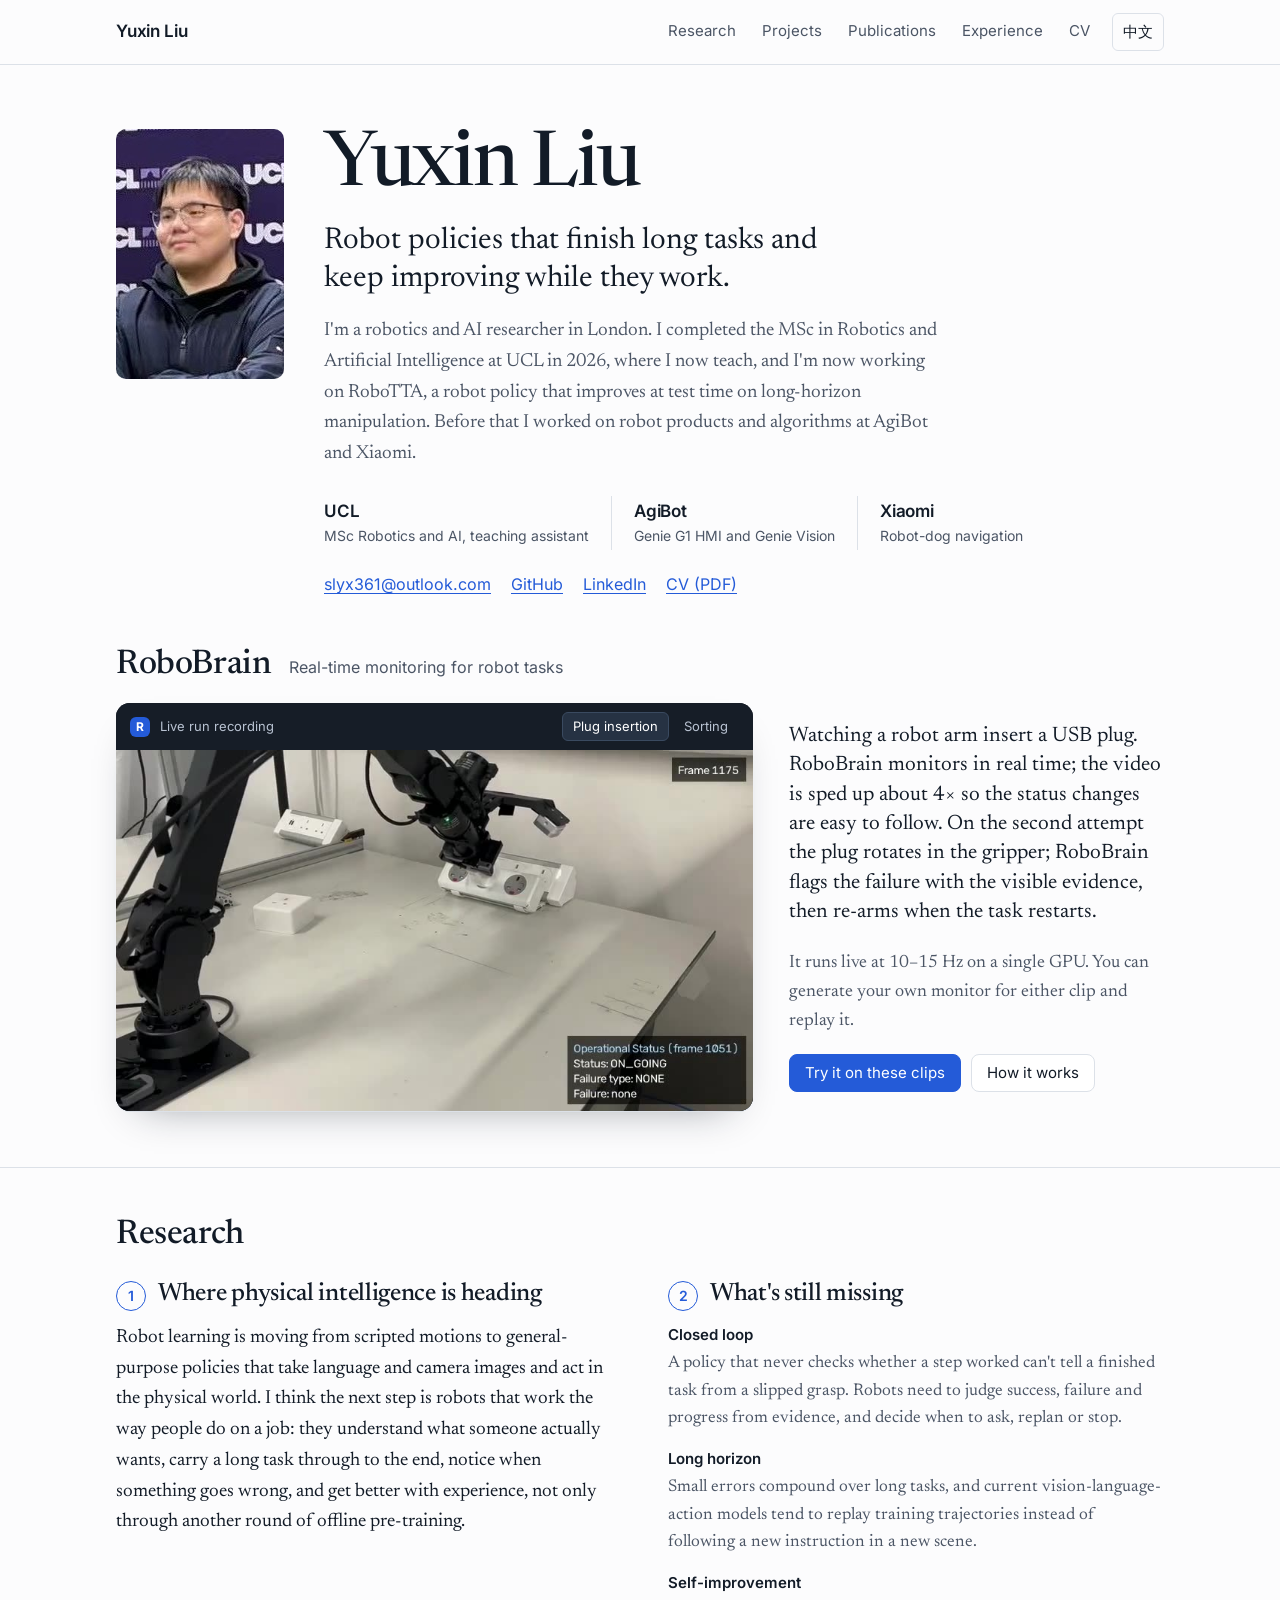
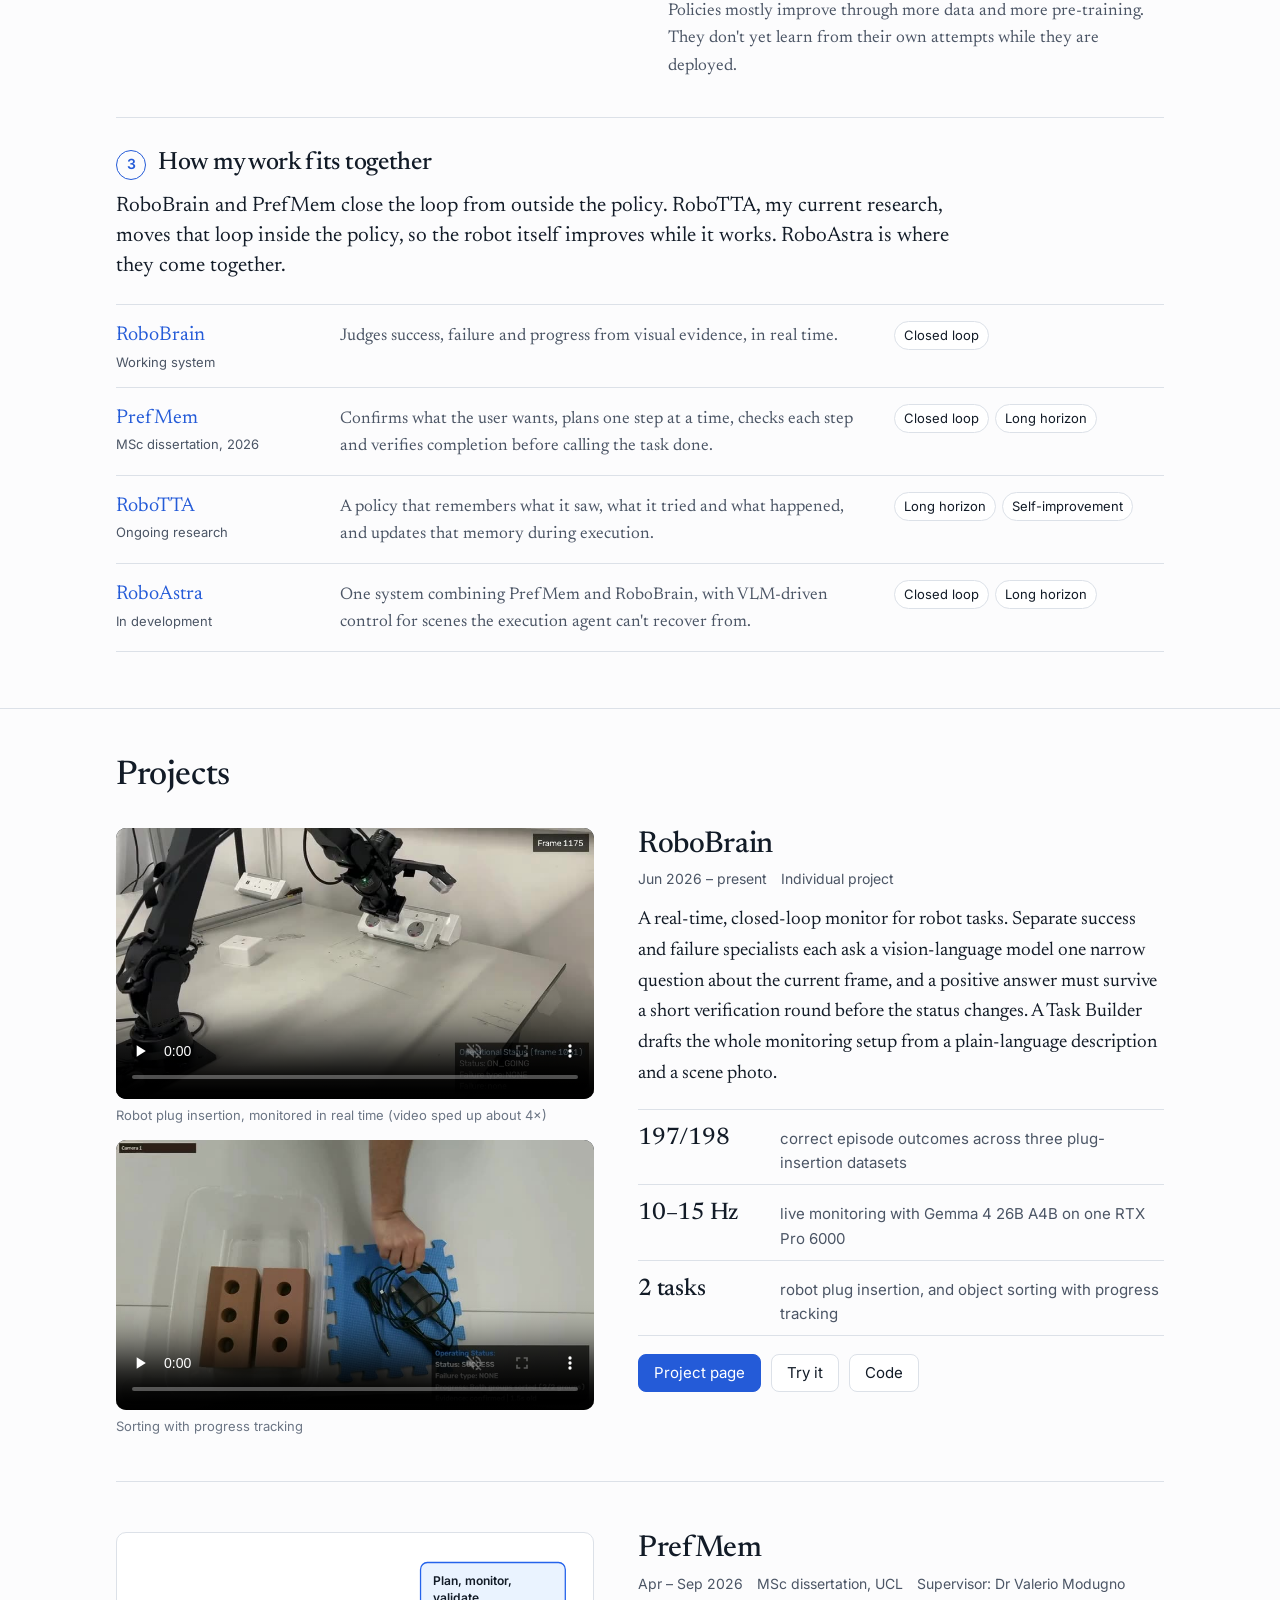
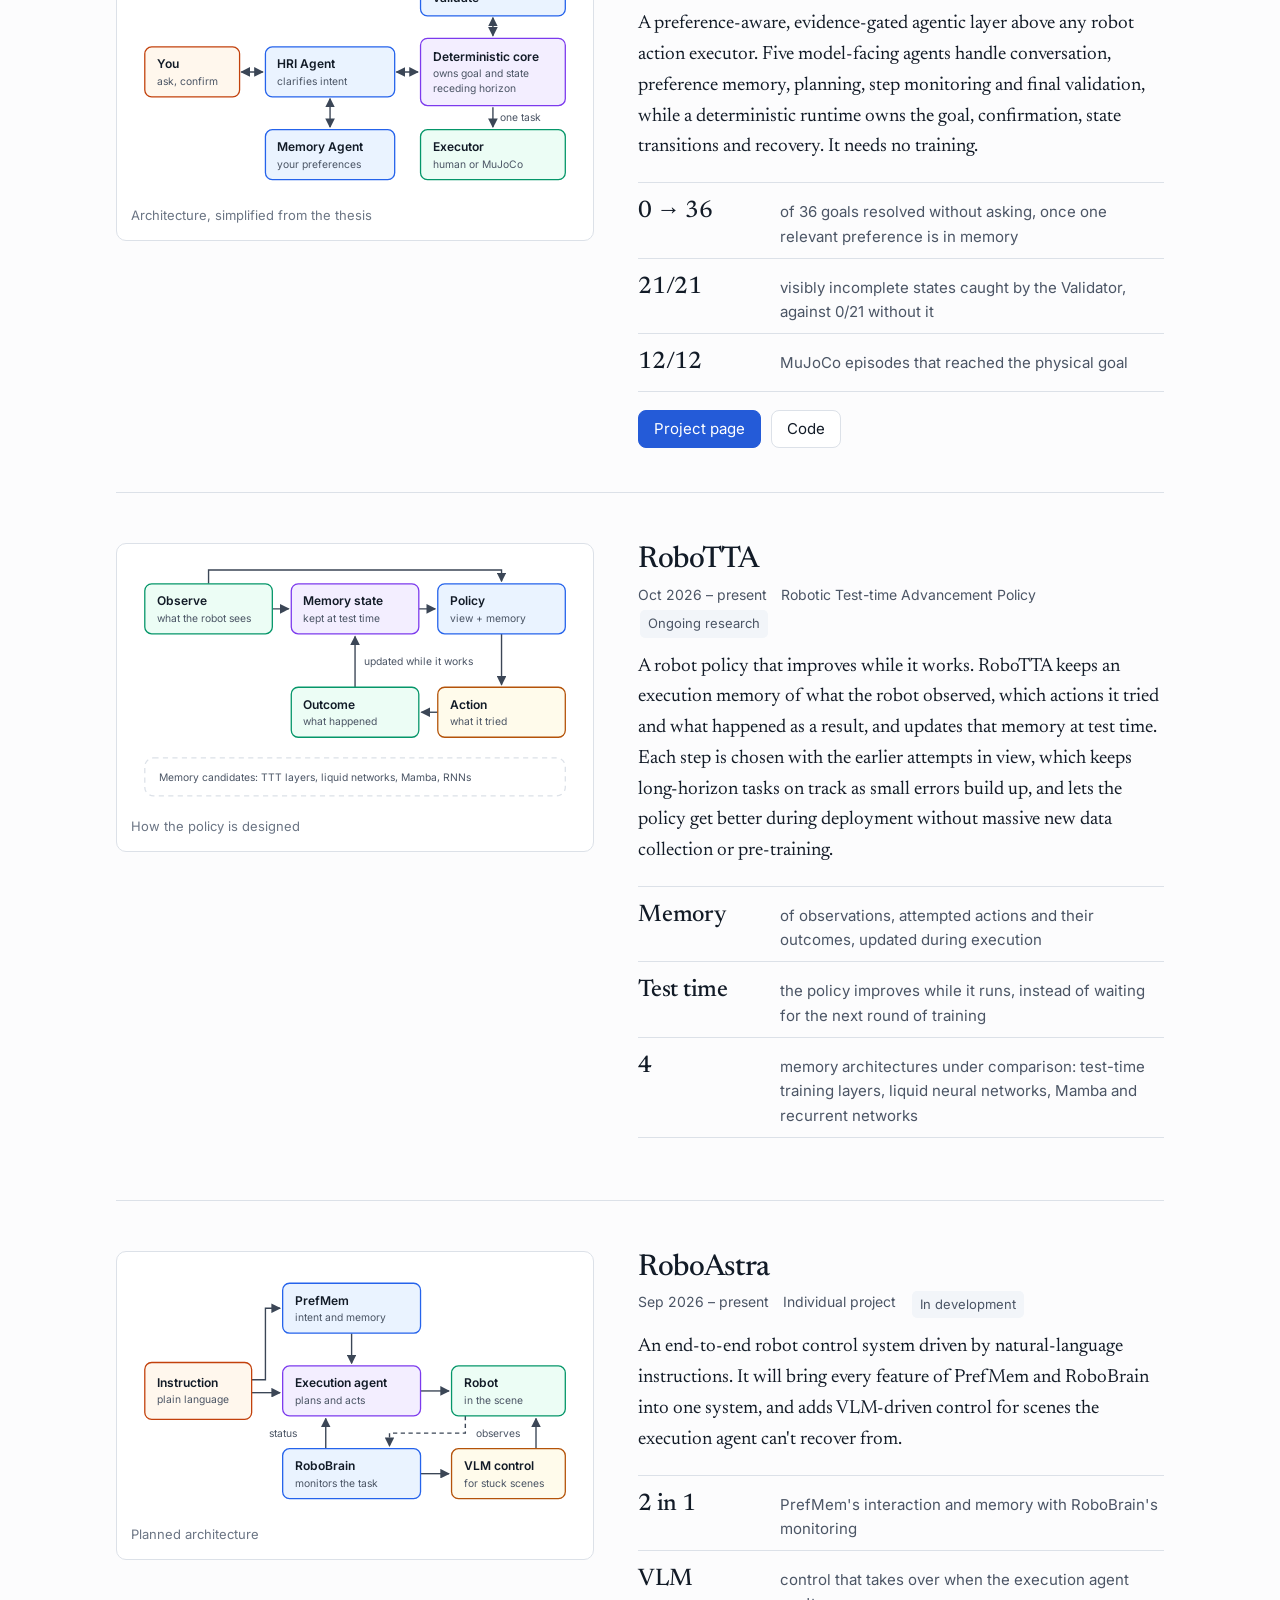
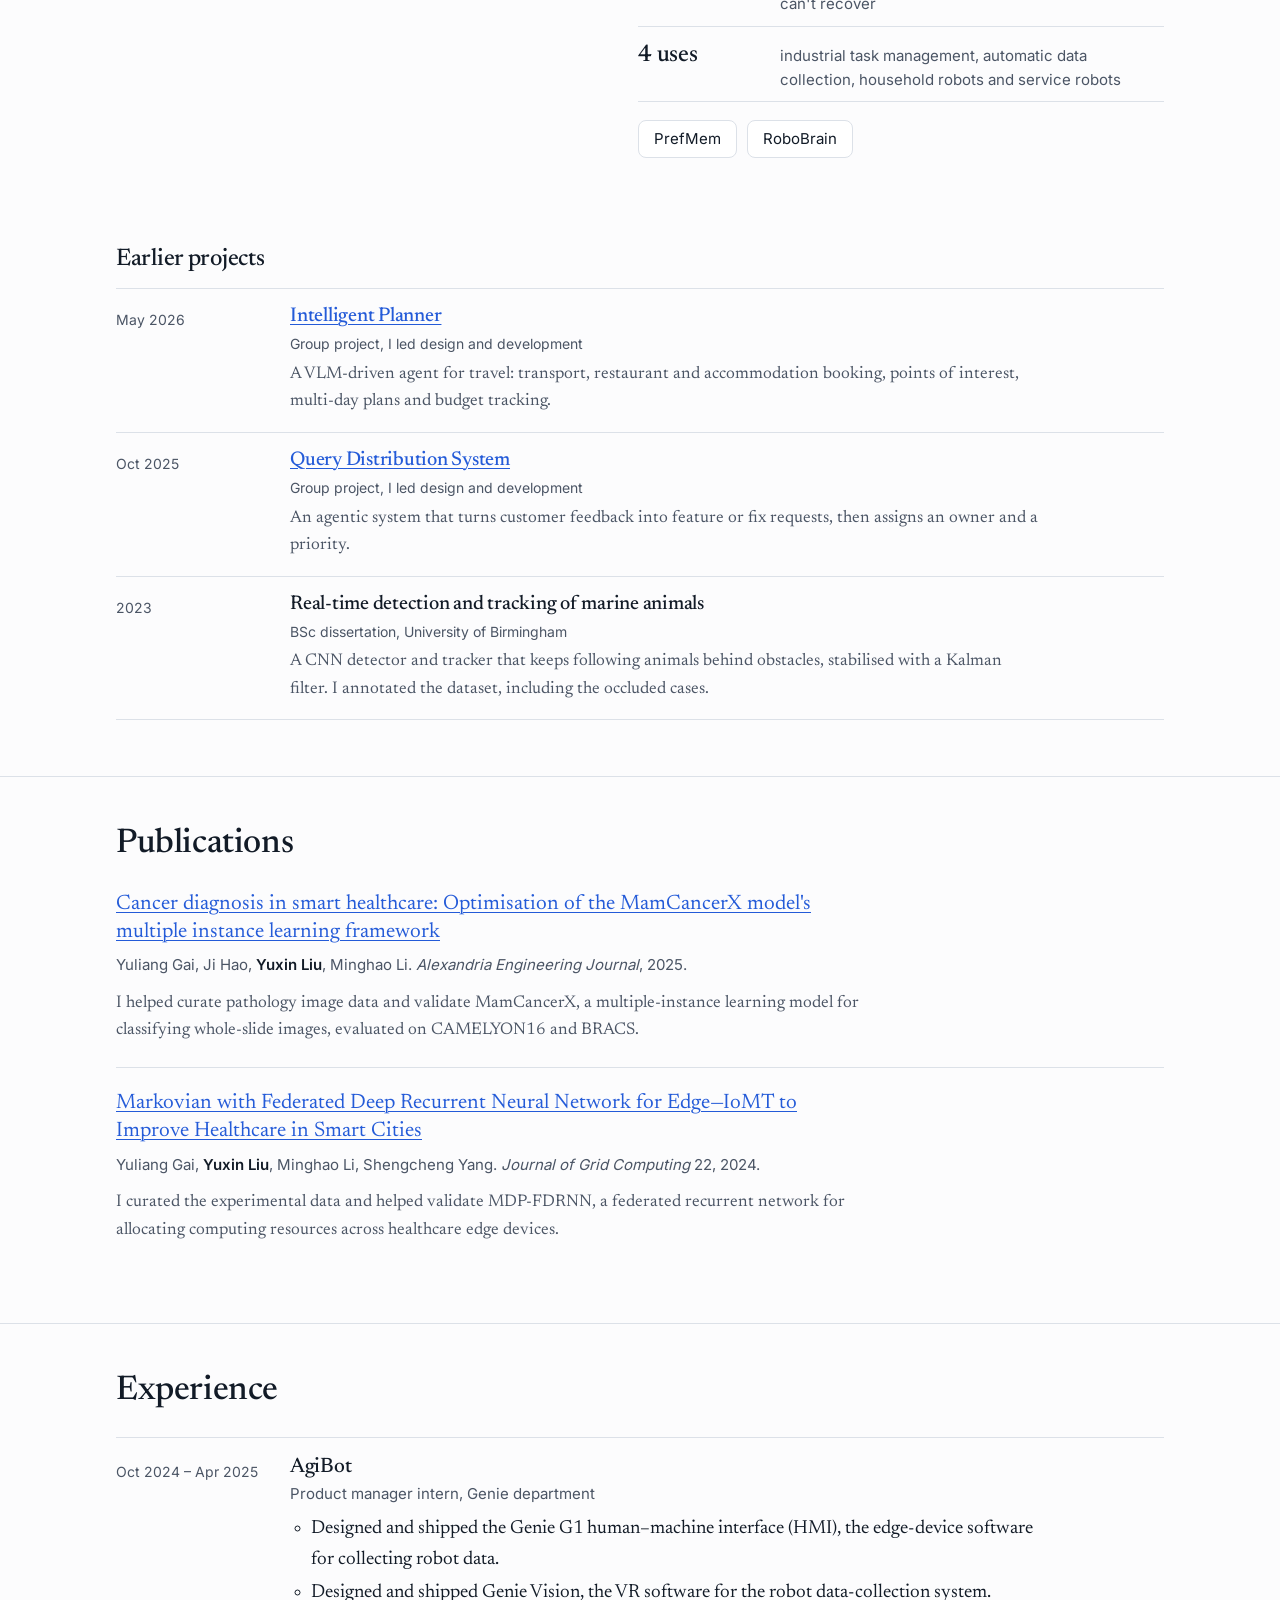
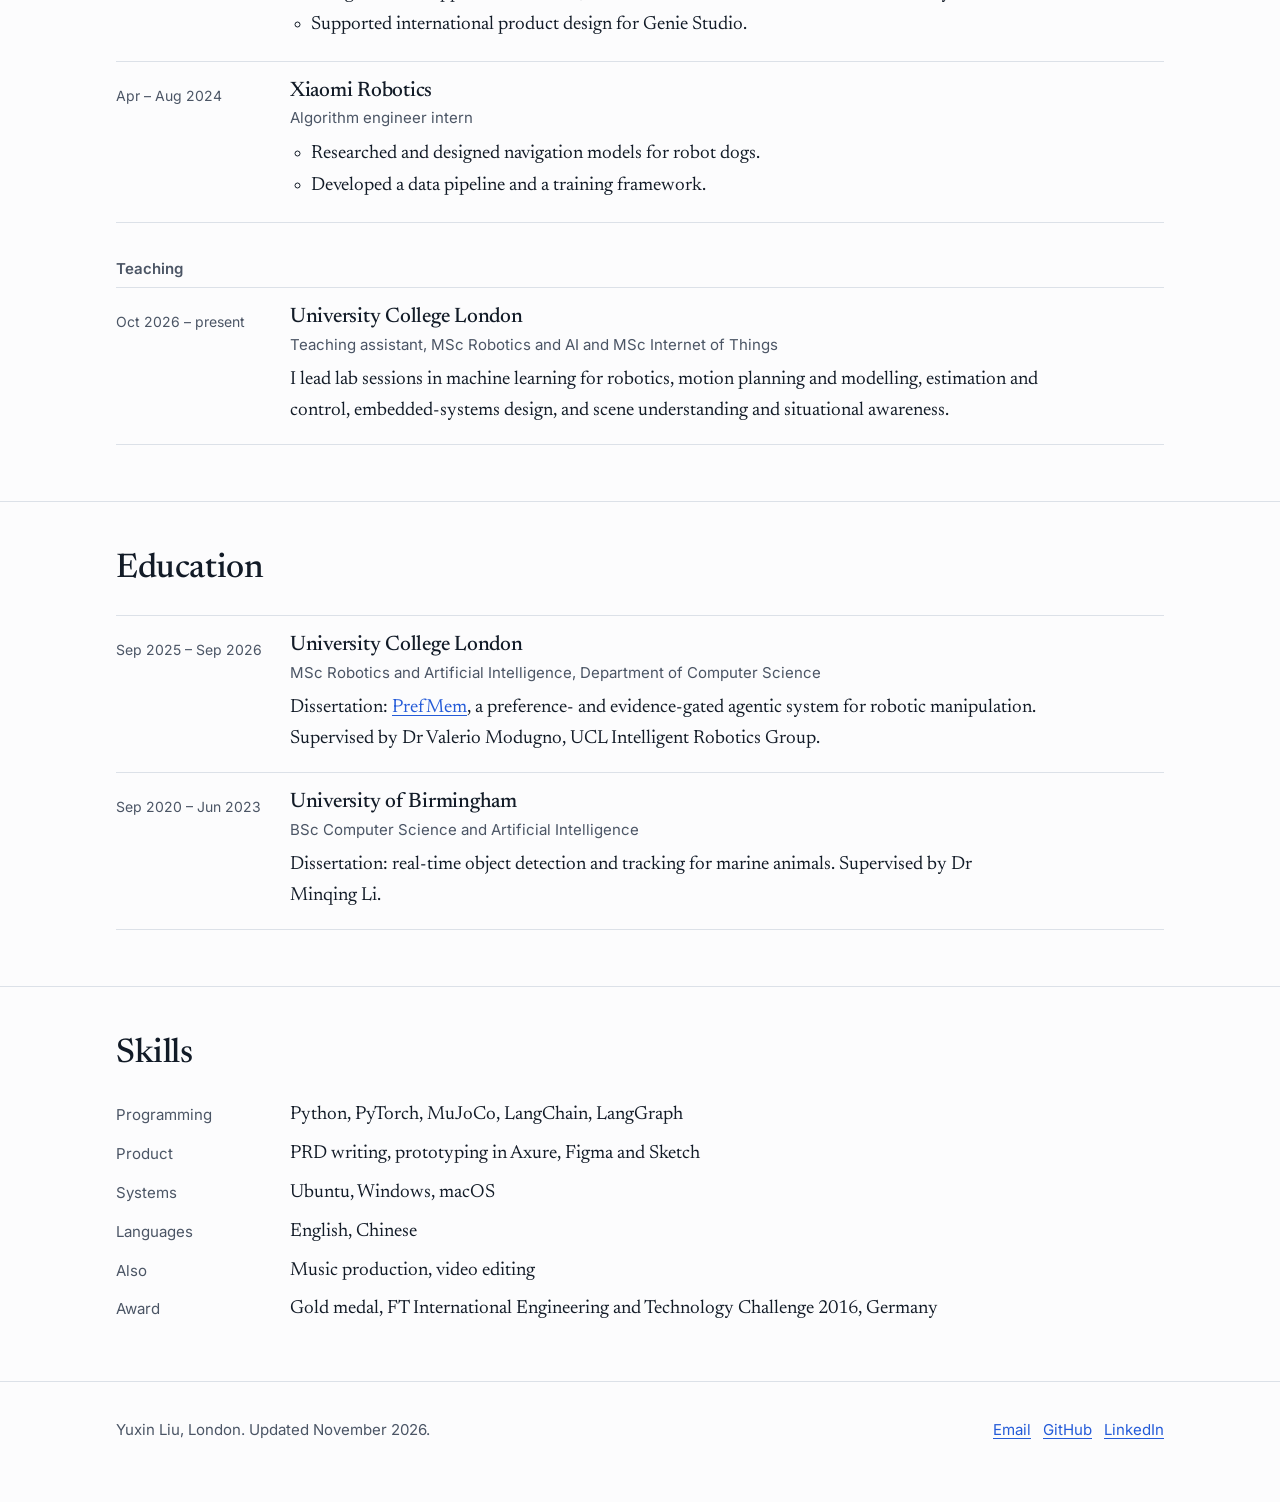
<file: index.html>
<!doctype html>
<html lang="en">
<head>
<meta charset="utf-8">
<meta name="viewport" content="width=device-width, initial-scale=1">
<title>Yuxin Liu — Robotics and AI</title>
<meta name="description" content="Yuxin Liu, robotics and AI researcher in London. Robot policies that finish long tasks and keep improving while they work. RoboBrain, PrefMem, RoboTTA.">
<meta property="og:title" content="Yuxin Liu — Robotics and AI">
<meta property="og:description" content="Robot policies that finish long tasks and keep improving while they work.">
<meta property="og:image" content="https://kasloot.github.io/assets/img/og.jpg">
<meta property="og:type" content="website">
<meta name="twitter:card" content="summary_large_image">
<link rel="alternate" hreflang="en" href="https://kasloot.github.io/">
<link rel="alternate" hreflang="zh-CN" href="https://kasloot.github.io/zh/">
<link rel="alternate" hreflang="x-default" href="https://kasloot.github.io/">
<link rel="icon" href="assets/img/favicon.svg" type="image/svg+xml">
<link rel="stylesheet" href="assets/css/site.css">
</head>
<body>
<a class="skip" href="#main">Skip to content</a>
<header class="site-head">
  <div class="wrap">
    <a class="home" href="./">Yuxin Liu</a>
    <nav aria-label="Main">
      <a href="#research">Research</a>
      <a href="#projects">Projects</a>
      <a href="#publications">Publications</a>
      <a href="#experience">Experience</a>
      <a href="assets/docs/Yuxin_Liu_CV.pdf">CV</a>
      <a class="lang" href="zh/" lang="zh-CN" hreflang="zh-CN">中文</a>
    </nav>
  </div>
</header>

<main id="main">
  <section class="hero wrap" aria-labelledby="name">
    <div class="hero-grid">
      <img class="portrait" src="assets/img/yuxin.jpg" width="220" height="250" alt="Portrait of Yuxin Liu">
      <div>
        <h1 id="name">Yuxin Liu</h1>
        <p class="thesis">Robot policies that finish long tasks and keep improving while they work.</p>
        <p class="bio">I'm a robotics and AI researcher in London. I completed the MSc in Robotics and Artificial Intelligence at UCL in 2026, where I now teach, and I'm now working on RoboTTA, a robot policy that improves at test time on long-horizon manipulation. Before that I worked on robot products and algorithms at AgiBot and Xiaomi.</p>
        <ul class="affiliations" aria-label="Affiliations">
          <li><a href="#education"><strong>UCL</strong><span>MSc Robotics and AI, teaching assistant</span></a></li>
          <li><a href="#experience"><strong>AgiBot</strong><span>Genie G1 HMI and Genie Vision</span></a></li>
          <li><a href="#experience"><strong>Xiaomi</strong><span>Robot-dog navigation</span></a></li>
        </ul>
        <ul class="contact-links">
          <li><a href="mailto:slyx361@outlook.com">slyx361@outlook.com</a></li>
          <li><a href="https://github.com/KasLoot">GitHub</a></li>
          <li><a href="https://www.linkedin.com/in/yuxin-liu-a08b32296/">LinkedIn</a></li>
          <li><a href="assets/docs/Yuxin_Liu_CV.pdf">CV (PDF)</a></li>
        </ul>
      </div>
    </div>
  </section>

  <section class="monitor-feature wrap" aria-labelledby="rb-feature-h" data-clips>
    <div class="feature-head">
      <h2 id="rb-feature-h"><a href="robobrain/">RoboBrain</a></h2>
      <p>Real-time monitoring for robot tasks</p>
    </div>
    <div class="frame-row">
      <div class="console-frame">
        <div class="bar">
          <span class="mark" aria-hidden="true">R</span><span class="bar-title">Live run recording</span>
          <span class="clip-tabs" role="group" aria-label="Choose a live run recording">
            <button type="button" data-clip="plug" aria-pressed="true" data-src="assets/video/plug.mp4" data-poster="assets/video/plug-poster.jpg" data-label="RoboBrain monitoring a robot arm inserting a USB plug, flagging a rotated-plug failure">Plug insertion</button>
            <button type="button" data-clip="sort" aria-pressed="false" data-src="assets/video/sort.mp4" data-poster="assets/video/sort-poster.jpg" data-label="RoboBrain monitoring a person sorting bricks into a box and cables onto a mat, with a live status overlay">Sorting</button>
          </span>
        </div>
        <video src="assets/video/plug.mp4" poster="assets/video/plug-poster.jpg" autoplay muted playsinline preload="metadata" aria-label="RoboBrain monitoring a robot arm inserting a USB plug, flagging a rotated-plug failure"></video>
      </div>
      <div class="feature-text">
        <p class="feature-caption" data-caption="plug">Watching a robot arm insert a USB plug. RoboBrain monitors in real time; the video is sped up about 4× so the status changes are easy to follow. On the second attempt the plug rotates in the gripper; RoboBrain flags the failure with the visible evidence, then re-arms when the task restarts.</p>
        <p class="feature-caption" data-caption="sort" hidden>Watching a person sort bricks into a box and cables onto a mat. A vision-language model checks each fresh camera frame, and the overlay reports whether the task is on track, finished or failing, and how many groups are sorted.</p>
        <p class="muted">It runs live at 10–15 Hz on a single GPU. You can generate your own monitor for either clip and replay it.</p>
        <ul class="links">
          <li><a class="btn primary" href="robobrain/#try">Try it on these clips</a></li>
          <li><a class="btn" href="robobrain/">How it works</a></li>
        </ul>
      </div>
    </div>
  </section>

  <section class="section" id="research" aria-labelledby="research-h">
    <div class="wrap section-grid">
      <h2 id="research-h">Research</h2>
      <ol class="journey">
        <li>
          <h3><span class="step" aria-hidden="true">1</span>Where physical intelligence is heading</h3>
          <p>Robot learning is moving from scripted motions to general-purpose policies that take language and camera images and act in the physical world. I think the next step is robots that work the way people do on a job: they understand what someone actually wants, carry a long task through to the end, notice when something goes wrong, and get better with experience, not only through another round of offline pre-training.</p>
        </li>
        <li>
          <h3><span class="step" aria-hidden="true">2</span>What's still missing</h3>
          <dl class="gaps">
            <dt>Closed loop</dt>
            <dd>A policy that never checks whether a step worked can't tell a finished task from a slipped grasp. Robots need to judge success, failure and progress from evidence, and decide when to ask, replan or stop.</dd>
            <dt>Long horizon</dt>
            <dd>Small errors compound over long tasks, and current vision-language-action models tend to replay training trajectories instead of following a new instruction in a new scene.</dd>
            <dt>Self-improvement</dt>
            <dd>Policies mostly improve through more data and more pre-training. They don't yet learn from their own attempts while they are deployed.</dd>
          </dl>
        </li>
        <li>
          <h3><span class="step" aria-hidden="true">3</span>How my work fits together</h3>
          <p class="fit-intro">RoboBrain and PrefMem close the loop from outside the policy. RoboTTA, my current research, moves that loop inside the policy, so the robot itself improves while it works. RoboAstra is where they come together.</p>
          <ul class="fit">
            <li><div class="who"><a href="robobrain/">RoboBrain</a><span>Working system</span></div><p>Judges success, failure and progress from visual evidence, in real time.</p><ul class="chips" aria-label="Addresses"><li>Closed loop</li></ul></li>
            <li><div class="who"><a href="prefmem/">PrefMem</a><span>MSc dissertation, 2026</span></div><p>Confirms what the user wants, plans one step at a time, checks each step and verifies completion before calling the task done.</p><ul class="chips" aria-label="Addresses"><li>Closed loop</li><li>Long horizon</li></ul></li>
            <li><div class="who"><a href="#robotta">RoboTTA</a><span>Ongoing research</span></div><p>A policy that remembers what it saw, what it tried and what happened, and updates that memory during execution.</p><ul class="chips" aria-label="Addresses"><li>Long horizon</li><li>Self-improvement</li></ul></li>
            <li><div class="who"><a href="#roboastra">RoboAstra</a><span>In development</span></div><p>One system combining PrefMem and RoboBrain, with VLM-driven control for scenes the execution agent can't recover from.</p><ul class="chips" aria-label="Addresses"><li>Closed loop</li><li>Long horizon</li></ul></li>
          </ul>
        </li>
      </ol>
    </div>
  </section>

  <section class="section" id="projects" aria-labelledby="projects-h">
    <div class="wrap section-grid">
      <h2 id="projects-h">Projects</h2>
      <div>
        <article class="plate" aria-labelledby="rb-h">
          <div class="media clip-pair">
            <figure><video src="assets/video/plug.mp4" poster="assets/video/plug-poster.jpg" controls muted playsinline preload="none" aria-label="RoboBrain monitoring robot plug insertion"></video><figcaption>Robot plug insertion, monitored in real time (video sped up about 4×)</figcaption></figure>
            <figure><video src="assets/video/sort.mp4" poster="assets/video/sort-poster.jpg" controls muted playsinline preload="none" aria-label="RoboBrain monitoring a sorting task with progress tracking"></video><figcaption>Sorting with progress tracking</figcaption></figure>
          </div>
          <div>
            <h3 id="rb-h"><a href="robobrain/" style="color:inherit;text-decoration:none">RoboBrain</a></h3>
            <p class="meta"><span>Jun 2026 – present</span><span>Individual project</span></p>
            <p>A real-time, closed-loop monitor for robot tasks. Separate success and failure specialists each ask a vision-language model one narrow question about the current frame, and a positive answer must survive a short verification round before the status changes. A Task Builder drafts the whole monitoring setup from a plain-language description and a scene photo.</p>
            <ul class="facts">
              <li><b>197/198</b><span>correct episode outcomes across three plug-insertion datasets</span></li>
              <li><b>10–15 Hz</b><span>live monitoring with Gemma 4 26B A4B on one RTX Pro 6000</span></li>
              <li><b>2 tasks</b><span>robot plug insertion, and object sorting with progress tracking</span></li>
            </ul>
            <ul class="links">
              <li><a class="btn primary" href="robobrain/">Project page</a></li>
              <li><a class="btn" href="robobrain/#try">Try it</a></li>
              <li><a class="btn" href="https://github.com/KasLoot/RoboBrain">Code</a></li>
            </ul>
          </div>
        </article>

        <article class="plate" aria-labelledby="pm-h">
          <figure class="media figure-box" style="margin:0">
            <svg class="mini" viewBox="0 0 520 290" role="img" aria-labelledby="pm-fig">
              <title id="pm-fig">PrefMem architecture, simplified: you talk only to the HRI Agent, which uses the Memory Agent for your preferences; a deterministic core owns the goal and state, calls the planner, monitor and validator, and sends one task at a time to a human or MuJoCo executor.</title>
              <defs><marker id="mp" viewBox="0 0 10 10" refX="9" refY="5" markerWidth="7" markerHeight="7" orient="auto-start-reverse"><path class="arrowhead" d="M0,0 L10,5 L0,10 z"/></marker></defs>
              <path class="edge" d="M128,145 H153" marker-start="url(#mp)" marker-end="url(#mp)"/>
              <path class="edge" d="M231,176 V209" marker-start="url(#mp)" marker-end="url(#mp)"/>
              <path class="edge" d="M308,145 H333" marker-start="url(#mp)" marker-end="url(#mp)"/>
              <path class="edge" d="M420,82 V103" marker-start="url(#mp)" marker-end="url(#mp)"/>
              <path class="edge" d="M420,186 V209" marker-end="url(#mp)"/>
              <text class="note" x="428" y="202">one task</text>
              <g class="node human"><rect x="16" y="116" width="110" height="58"/><text class="t" x="30" y="141">You</text><text class="s" x="30" y="160">ask, confirm</text></g>
              <g class="node agent"><rect x="156" y="116" width="150" height="58"/><text class="t" x="170" y="141">HRI Agent</text><text class="s" x="170" y="160">clarifies intent</text></g>
              <g class="node agent"><rect x="156" y="212" width="150" height="58"/><text class="t" x="170" y="237">Memory Agent</text><text class="s" x="170" y="256">your preferences</text></g>
              <g class="node agent"><rect x="336" y="18" width="168" height="62"/><text class="t" x="350" y="44">Plan, monitor,</text><text class="t" x="350" y="64">validate</text></g>
              <g class="node host"><rect x="336" y="106" width="168" height="78"/><text class="t" x="350" y="132">Deterministic core</text><text class="s" x="350" y="151">owns goal and state</text><text class="s" x="350" y="168">receding horizon</text></g>
              <g class="node data"><rect x="336" y="212" width="168" height="58"/><text class="t" x="350" y="237">Executor</text><text class="s" x="350" y="256">human or MuJoCo</text></g>
            </svg>
            <figcaption>Architecture, simplified from the thesis</figcaption>
          </figure>
          <div>
            <h3 id="pm-h"><a href="prefmem/" style="color:inherit;text-decoration:none">PrefMem</a></h3>
            <p class="meta"><span>Apr – Sep 2026</span><span>MSc dissertation, UCL</span><span>Supervisor: Dr Valerio Modugno</span></p>
            <p>A preference-aware, evidence-gated agentic layer above any robot action executor. Five model-facing agents handle conversation, preference memory, planning, step monitoring and final validation, while a deterministic runtime owns the goal, confirmation, state transitions and recovery. It needs no training.</p>
            <ul class="facts">
              <li><b>0 → 36</b><span>of 36 goals resolved without asking, once one relevant preference is in memory</span></li>
              <li><b>21/21</b><span>visibly incomplete states caught by the Validator, against 0/21 without it</span></li>
              <li><b>12/12</b><span>MuJoCo episodes that reached the physical goal</span></li>
            </ul>
            <ul class="links">
              <li><a class="btn primary" href="prefmem/">Project page</a></li>
              <li><a class="btn" href="https://github.com/KasLoot/RoboPref">Code</a></li>
            </ul>
          </div>
        </article>

        <article class="plate" id="robotta" aria-labelledby="tta-h">
          <figure class="media figure-box" style="margin:0">
            <svg class="mini" viewBox="0 0 520 290" role="img" aria-labelledby="tta-fig">
              <title id="tta-fig">RoboTTA design: the policy acts on the current view and an execution memory, and the memory is updated during execution with what the robot observed, which action it tried and what happened.</title>
              <defs><marker id="mt" viewBox="0 0 10 10" refX="9" refY="5" markerWidth="7" markerHeight="7" orient="auto-start-reverse"><path class="arrowhead" d="M0,0 L10,5 L0,10 z"/></marker></defs>
              <path class="edge" d="M164,59 H183" marker-end="url(#mt)"/>
              <path class="edge" d="M334,59 H353" marker-end="url(#mt)"/>
              <path class="edge" d="M90,30 V14 H430 V27" marker-end="url(#mt)"/>
              <path class="edge" d="M430,88 V147" marker-end="url(#mt)"/>
              <path class="edge" d="M356,179 H337" marker-end="url(#mt)"/>
              <path class="edge" d="M260,150 V91" marker-end="url(#mt)"/>
              <text class="note" x="270" y="124">updated while it works</text>
              <g class="node data"><rect x="16" y="30" width="148" height="58"/><text class="t" x="30" y="55">Observe</text><text class="s" x="30" y="74">what the robot sees</text></g>
              <g class="node host"><rect x="186" y="30" width="148" height="58"/><text class="t" x="200" y="55">Memory state</text><text class="s" x="200" y="74">kept at test time</text></g>
              <g class="node agent"><rect x="356" y="30" width="148" height="58"/><text class="t" x="370" y="55">Policy</text><text class="s" x="370" y="74">view + memory</text></g>
              <g class="node decide"><rect x="356" y="150" width="148" height="58"/><text class="t" x="370" y="175">Action</text><text class="s" x="370" y="194">what it tried</text></g>
              <g class="node data"><rect x="186" y="150" width="148" height="58"/><text class="t" x="200" y="175">Outcome</text><text class="s" x="200" y="194">what happened</text></g>
              <rect class="group" x="16" y="232" width="488" height="44" rx="10"/>
              <text class="note" x="32" y="259">Memory candidates: TTT layers, liquid networks, Mamba, RNNs</text>
            </svg>
            <figcaption>How the policy is designed</figcaption>
          </figure>
          <div>
            <h3 id="tta-h">RoboTTA</h3>
            <p class="meta"><span>Oct 2026 – present</span><span>Robotic Test-time Advancement Policy</span><span class="status-note">Ongoing research</span></p>
            <p>A robot policy that improves while it works. RoboTTA keeps an execution memory of what the robot observed, which actions it tried and what happened as a result, and updates that memory at test time. Each step is chosen with the earlier attempts in view, which keeps long-horizon tasks on track as small errors build up, and lets the policy get better during deployment without massive new data collection or pre-training.</p>
            <ul class="facts">
              <li><b>Memory</b><span>of observations, attempted actions and their outcomes, updated during execution</span></li>
              <li><b>Test time</b><span>the policy improves while it runs, instead of waiting for the next round of training</span></li>
              <li><b>4</b><span>memory architectures under comparison: test-time training layers, liquid neural networks, Mamba and recurrent networks</span></li>
            </ul>
          </div>
        </article>

        <article class="plate" id="roboastra" aria-labelledby="astra-h">
          <figure class="media figure-box" style="margin:0">
            <svg class="mini" viewBox="0 0 520 290" role="img" aria-labelledby="astra-fig">
              <title id="astra-fig">RoboAstra plan: a plain-language instruction goes to PrefMem and an execution agent that acts on the robot; RoboBrain monitors the task, and VLM-driven control takes over in scenes the execution agent cannot recover from.</title>
              <defs><marker id="ma" viewBox="0 0 10 10" refX="9" refY="5" markerWidth="7" markerHeight="7" orient="auto-start-reverse"><path class="arrowhead" d="M0,0 L10,5 L0,10 z"/></marker></defs>
              <path class="edge" d="M140,132 H156 V49 H173" marker-end="url(#ma)"/>
              <path class="edge" d="M140,147 H173" marker-end="url(#ma)"/>
              <path class="edge" d="M256,78 V113" marker-end="url(#ma)"/>
              <path class="edge" d="M336,145 H369" marker-end="url(#ma)"/>
              <path class="edge dash" d="M388,174 V194 H300 V209" marker-end="url(#ma)"/>
              <text class="note" x="400" y="198">observes</text>
              <path class="edge" d="M226,212 V177" marker-end="url(#ma)"/>
              <text class="note" x="160" y="198">status</text>
              <path class="edge" d="M336,241 H369" marker-end="url(#ma)"/>
              <path class="edge" d="M470,212 V177" marker-end="url(#ma)"/>
              <g class="node human"><rect x="16" y="112" width="124" height="66"/><text class="t" x="30" y="140">Instruction</text><text class="s" x="30" y="159">plain language</text></g>
              <g class="node agent"><rect x="176" y="20" width="160" height="58"/><text class="t" x="190" y="45">PrefMem</text><text class="s" x="190" y="64">intent and memory</text></g>
              <g class="node host"><rect x="176" y="116" width="160" height="58"/><text class="t" x="190" y="141">Execution agent</text><text class="s" x="190" y="160">plans and acts</text></g>
              <g class="node agent"><rect x="176" y="212" width="160" height="58"/><text class="t" x="190" y="237">RoboBrain</text><text class="s" x="190" y="256">monitors the task</text></g>
              <g class="node data"><rect x="372" y="116" width="132" height="58"/><text class="t" x="386" y="141">Robot</text><text class="s" x="386" y="160">in the scene</text></g>
              <g class="node decide"><rect x="372" y="212" width="132" height="58"/><text class="t" x="386" y="237">VLM control</text><text class="s" x="386" y="256">for stuck scenes</text></g>
            </svg>
            <figcaption>Planned architecture</figcaption>
          </figure>
          <div>
            <h3 id="astra-h">RoboAstra</h3>
            <p class="meta"><span>Sep 2026 – present</span><span>Individual project</span><span class="status-note">In development</span></p>
            <p>An end-to-end robot control system driven by natural-language instructions. It will bring every feature of PrefMem and RoboBrain into one system, and adds VLM-driven control for scenes the execution agent can't recover from.</p>
            <ul class="facts">
              <li><b>2 in 1</b><span>PrefMem's interaction and memory with RoboBrain's monitoring</span></li>
              <li><b>VLM</b><span>control that takes over when the execution agent can't recover</span></li>
              <li><b>4 uses</b><span>industrial task management, automatic data collection, household robots and service robots</span></li>
            </ul>
            <ul class="links">
              <li><a class="btn" href="prefmem/">PrefMem</a></li>
              <li><a class="btn" href="robobrain/">RoboBrain</a></li>
            </ul>
          </div>
        </article>

        <h3 class="sub-title">Earlier projects</h3>
        <ul class="rows">
          <li><span class="when">May 2026</span><div><h4><a href="https://github.com/KasLoot/Intelligent_Planner">Intelligent Planner</a></h4><span class="role">Group project, I led design and development</span><p>A VLM-driven agent for travel: transport, restaurant and accommodation booking, points of interest, multi-day plans and budget tracking.</p></div></li>
          <li><span class="when">Oct 2025</span><div><h4><a href="https://github.com/KasLoot/Query_Distribution_System">Query Distribution System</a></h4><span class="role">Group project, I led design and development</span><p>An agentic system that turns customer feedback into feature or fix requests, then assigns an owner and a priority.</p></div></li>
          <li><span class="when">2023</span><div><h4>Real-time detection and tracking of marine animals</h4><span class="role">BSc dissertation, University of Birmingham</span><p>A CNN detector and tracker that keeps following animals behind obstacles, stabilised with a Kalman filter. I annotated the dataset, including the occluded cases.</p></div></li>
        </ul>
      </div>
    </div>
  </section>

  <section class="section" id="publications" aria-labelledby="pubs-h">
    <div class="wrap section-grid">
      <h2 id="pubs-h">Publications</h2>
      <ol class="pubs">
        <li>
          <a class="title" href="https://doi.org/10.1016/j.aej.2025.03.103">Cancer diagnosis in smart healthcare: Optimisation of the MamCancerX model's multiple instance learning framework</a>
          <span class="authors">Yuliang Gai, Ji Hao, <b>Yuxin Liu</b>, Minghao Li. <span class="venue">Alexandria Engineering Journal</span>, 2025.</span>
          <p class="contrib">I helped curate pathology image data and validate MamCancerX, a multiple-instance learning model for classifying whole-slide images, evaluated on CAMELYON16 and BRACS.</p>
        </li>
        <li>
          <a class="title" href="https://link.springer.com/article/10.1007/s10723-023-09709-3">Markovian with Federated Deep Recurrent Neural Network for Edge—IoMT to Improve Healthcare in Smart Cities</a>
          <span class="authors">Yuliang Gai, <b>Yuxin Liu</b>, Minghao Li, Shengcheng Yang. <span class="venue">Journal of Grid Computing</span> 22, 2024.</span>
          <p class="contrib">I curated the experimental data and helped validate MDP-FDRNN, a federated recurrent network for allocating computing resources across healthcare edge devices.</p>
        </li>
      </ol>
    </div>
  </section>

  <section class="section" id="experience" aria-labelledby="exp-h">
    <div class="wrap section-grid">
      <h2 id="exp-h">Experience</h2>
      <div>
        <ol class="timeline" aria-label="Industry experience">
          <li><span class="when">Oct 2024 – Apr 2025</span><div><h4>AgiBot</h4><p class="role">Product manager intern, Genie department</p><ul><li>Designed and shipped the Genie G1 human–machine interface (HMI), the edge-device software for collecting robot data.</li><li>Designed and shipped Genie Vision, the VR software for the robot data-collection system.</li><li>Supported international product design for Genie Studio.</li></ul></div></li>
          <li><span class="when">Apr – Aug 2024</span><div><h4>Xiaomi Robotics</h4><p class="role">Algorithm engineer intern</p><ul><li>Researched and designed navigation models for robot dogs.</li><li>Developed a data pipeline and a training framework.</li></ul></div></li>
        </ol>
        <p class="sub-h">Teaching</p>
        <ol class="timeline" aria-label="Teaching">
          <li><span class="when">Oct 2026 – present</span><div><h4>University College London</h4><p class="role">Teaching assistant, MSc Robotics and AI and MSc Internet of Things</p><p style="margin:0">I lead lab sessions in machine learning for robotics, motion planning and modelling, estimation and control, embedded-systems design, and scene understanding and situational awareness.</p></div></li>
        </ol>
      </div>
    </div>
  </section>

  <section class="section" id="education" aria-labelledby="edu-h">
    <div class="wrap section-grid">
      <h2 id="edu-h">Education</h2>
      <ol class="timeline">
        <li><span class="when">Sep 2025 – Sep 2026</span><div><h4>University College London</h4><p class="role">MSc Robotics and Artificial Intelligence, Department of Computer Science</p><p style="margin:0">Dissertation: <a href="prefmem/">PrefMem</a>, a preference- and evidence-gated agentic system for robotic manipulation. Supervised by Dr Valerio Modugno, UCL Intelligent Robotics Group.</p></div></li>
        <li><span class="when">Sep 2020 – Jun 2023</span><div><h4>University of Birmingham</h4><p class="role">BSc Computer Science and Artificial Intelligence</p><p style="margin:0">Dissertation: real-time object detection and tracking for marine animals. Supervised by Dr Minqing Li.</p></div></li>
      </ol>
    </div>
  </section>

  <section class="section" id="skills" aria-labelledby="skills-h">
    <div class="wrap section-grid">
      <h2 id="skills-h">Skills</h2>
      <dl class="skills">
        <dt>Programming</dt><dd>Python, PyTorch, MuJoCo, LangChain, LangGraph</dd>
        <dt>Product</dt><dd>PRD writing, prototyping in Axure, Figma and Sketch</dd>
        <dt>Systems</dt><dd>Ubuntu, Windows, macOS</dd>
        <dt>Languages</dt><dd>English, Chinese</dd>
        <dt>Also</dt><dd>Music production, video editing</dd>
        <dt>Award</dt><dd>Gold medal, FT International Engineering and Technology Challenge 2016, Germany</dd>
      </dl>
    </div>
  </section>
</main>

<footer class="site-foot">
  <div class="wrap">
    <span>Yuxin Liu, London. Updated November 2026.</span>
    <span><a href="mailto:slyx361@outlook.com">Email</a>&nbsp;&nbsp; <a href="https://github.com/KasLoot">GitHub</a>&nbsp;&nbsp; <a href="https://www.linkedin.com/in/yuxin-liu-a08b32296/">LinkedIn</a></span>
  </div>
</footer>
<script src="assets/js/site.js" defer></script>
</body>
</html>
</file>
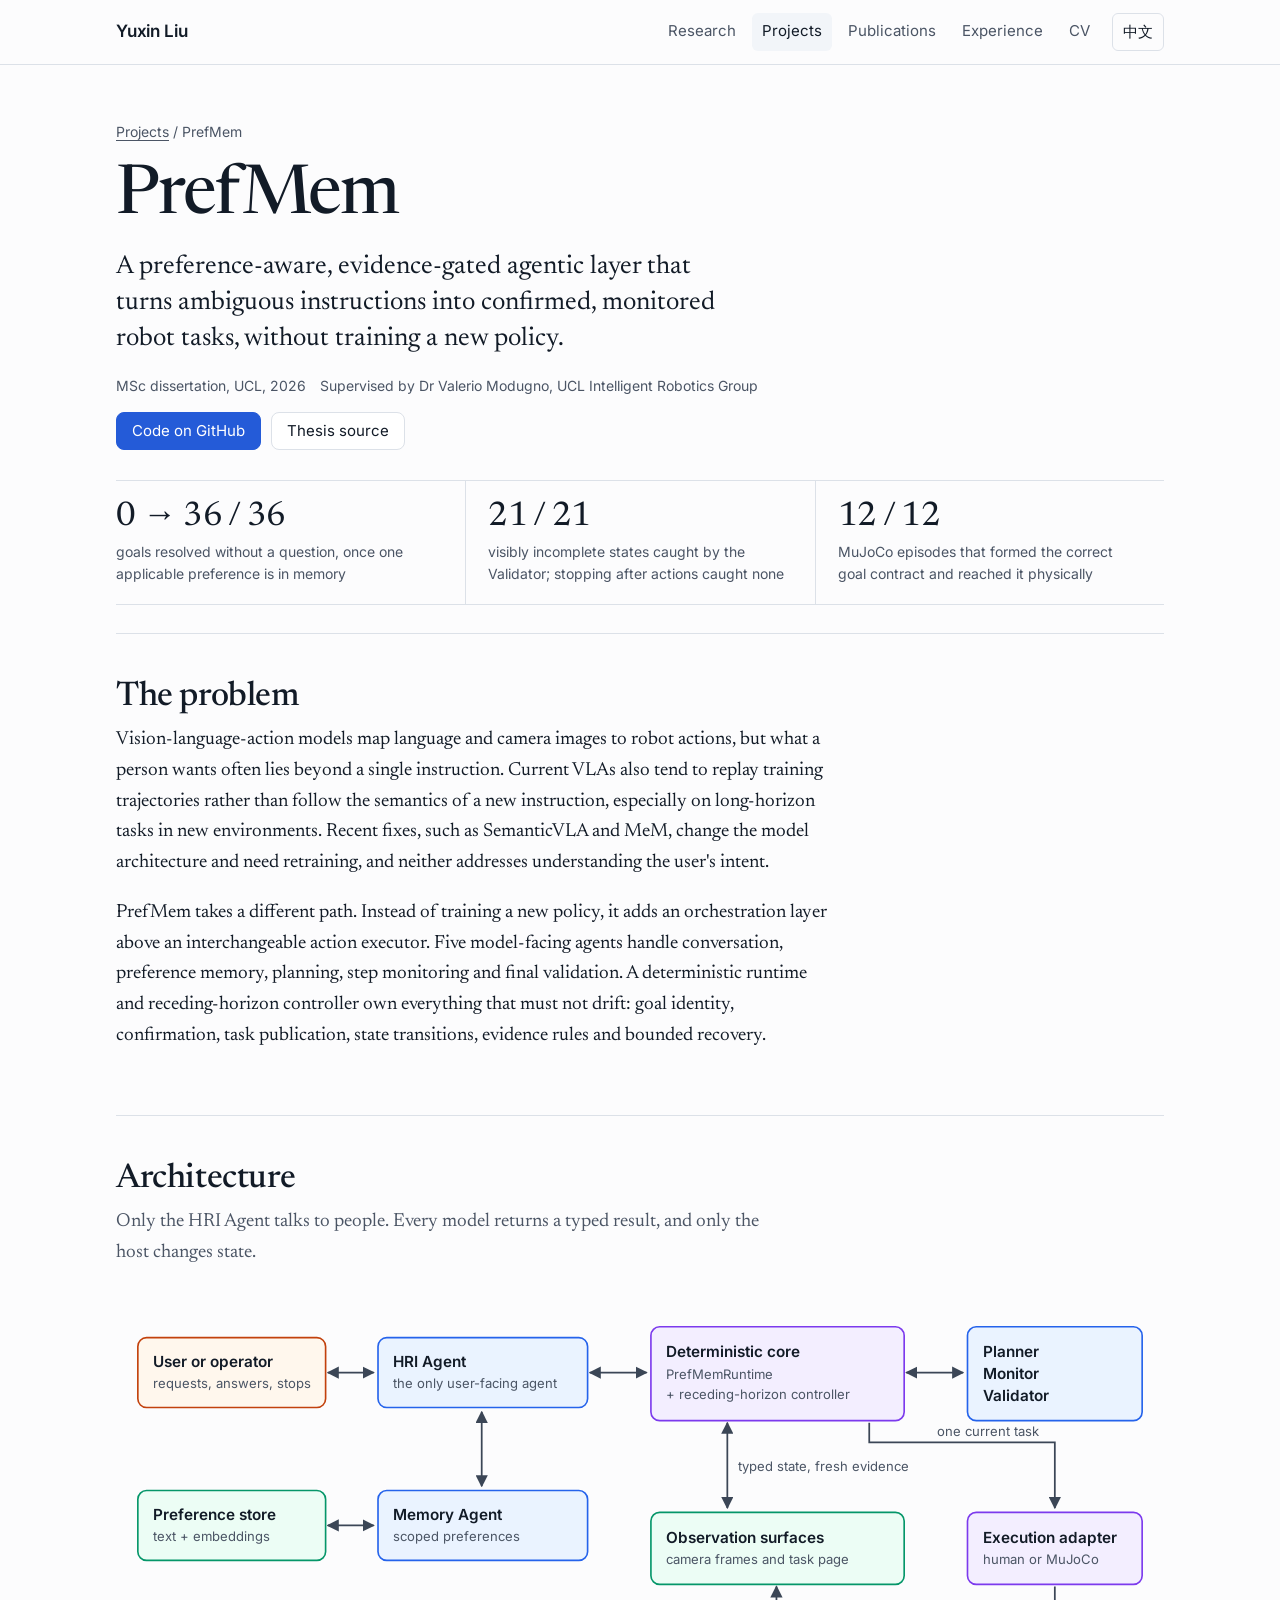
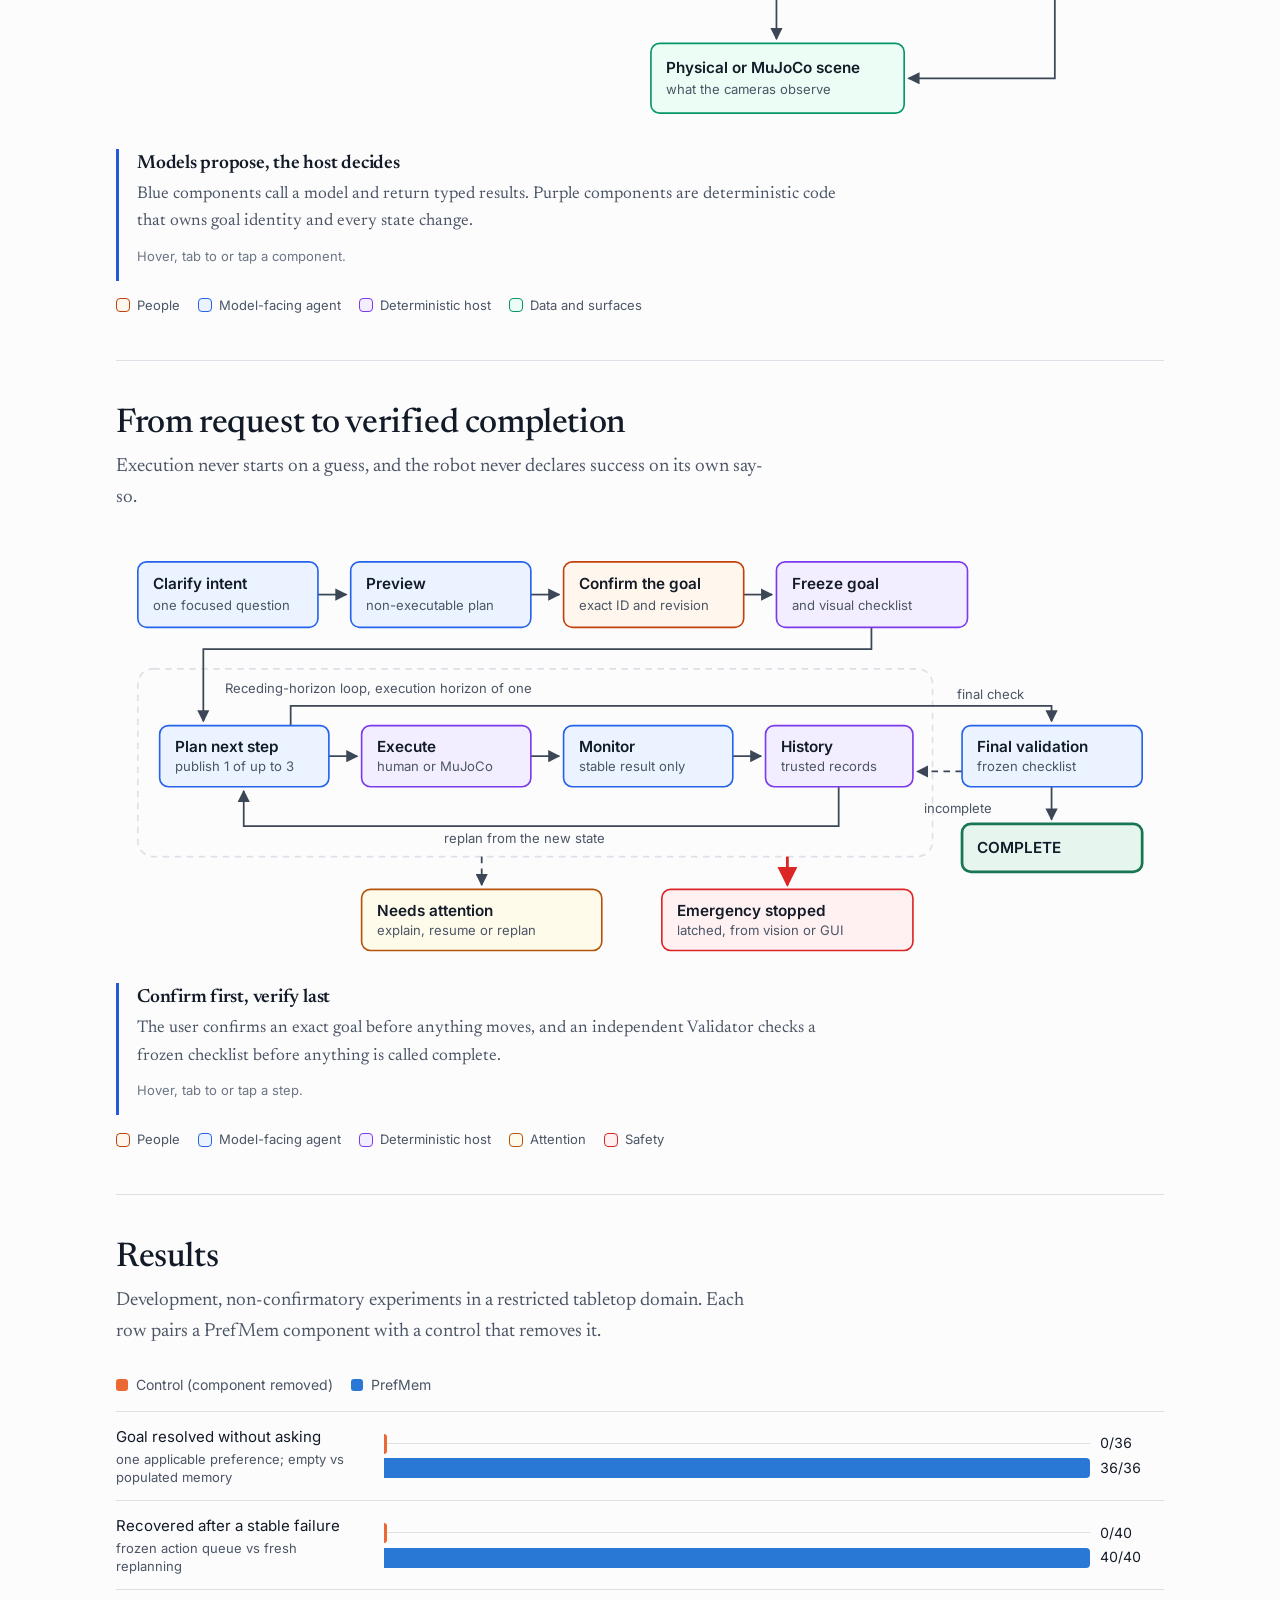
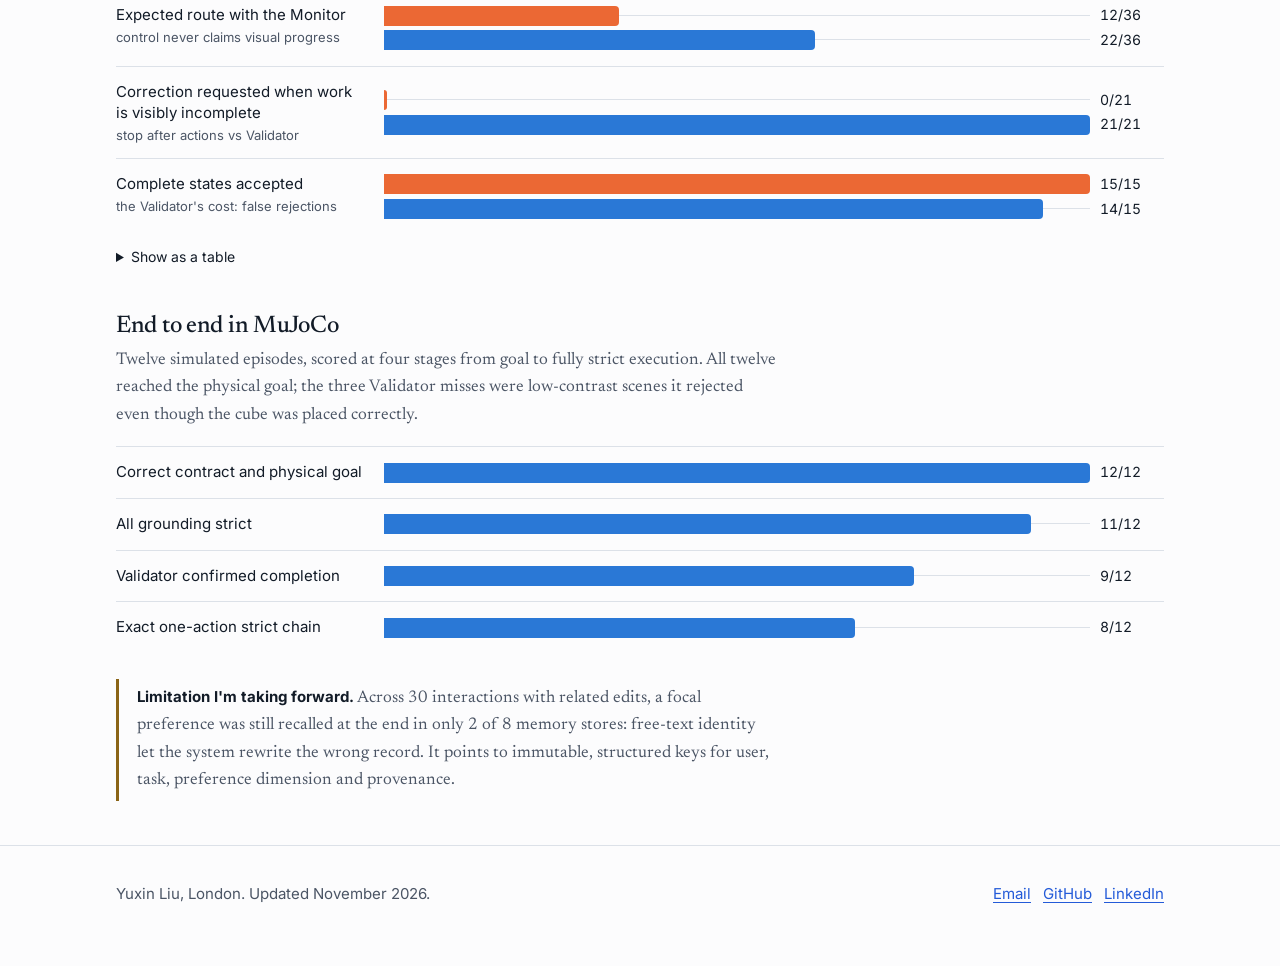
<file: prefmem/index.html>
<!doctype html>
<html lang="en">
<head>
<meta charset="utf-8">
<meta name="viewport" content="width=device-width, initial-scale=1">
<title>PrefMem — Yuxin Liu</title>
<meta name="description" content="PrefMem: a preference-aware, evidence-gated agentic system for interactive robot manipulation with ambiguous instructions. MSc dissertation, UCL.">
<meta property="og:title" content="PrefMem — preference-aware, evidence-gated robot agents">
<meta property="og:description" content="MSc dissertation, UCL. An agentic layer above any action executor, with no training.">
<meta property="og:image" content="https://kasloot.github.io/assets/img/og.jpg">
<link rel="alternate" hreflang="en" href="https://kasloot.github.io/prefmem/">
<link rel="alternate" hreflang="zh-CN" href="https://kasloot.github.io/zh/prefmem/">
<link rel="alternate" hreflang="x-default" href="https://kasloot.github.io/prefmem/">
<link rel="icon" href="../assets/img/favicon.svg" type="image/svg+xml">
<link rel="stylesheet" href="../assets/css/site.css">
</head>
<body>
<a class="skip" href="#main">Skip to content</a>
<header class="site-head">
  <div class="wrap">
    <a class="home" href="../">Yuxin Liu</a>
    <nav aria-label="Main">
      <a href="../#research">Research</a>
      <a href="../#projects" aria-current="page">Projects</a>
      <a href="../#publications">Publications</a>
      <a href="../#experience">Experience</a>
      <a href="../assets/docs/Yuxin_Liu_CV.pdf">CV</a>
      <a class="lang" href="../zh/prefmem/" lang="zh-CN" hreflang="zh-CN">中文</a>
    </nav>
  </div>
</header>

<main id="main" class="wrap">
  <header class="page-head">
    <p class="crumb"><a href="../#projects">Projects</a> / PrefMem</p>
    <h1>PrefMem</h1>
    <p class="deck">A preference-aware, evidence-gated agentic layer that turns ambiguous instructions into confirmed, monitored robot tasks, without training a new policy.</p>
    <p class="meta"><span>MSc dissertation, UCL, 2026</span><span>Supervised by Dr Valerio Modugno, UCL Intelligent Robotics Group</span></p>
    <ul class="links">
      <li><a class="btn primary" href="https://github.com/KasLoot/RoboPref">Code on GitHub</a></li>
      <li><a class="btn" href="https://github.com/KasLoot/RoboPref/tree/main/thesis">Thesis source</a></li>
    </ul>
    <div class="stat-row">
      <div><b>0 → 36 / 36</b><span>goals resolved without a question, once one applicable preference is in memory</span></div>
      <div><b>21 / 21</b><span>visibly incomplete states caught by the Validator; stopping after actions caught none</span></div>
      <div><b>12 / 12</b><span>MuJoCo episodes that formed the correct goal contract and reached it physically</span></div>
    </div>
  </header>

  <section class="block" aria-labelledby="why-h">
    <h2 id="why-h">The problem</h2>
    <div class="prose">
      <p>Vision-language-action models map language and camera images to robot actions, but what a person wants often lies beyond a single instruction. Current VLAs also tend to replay training trajectories rather than follow the semantics of a new instruction, especially on long-horizon tasks in new environments. Recent fixes, such as SemanticVLA and MeM, change the model architecture and need retraining, and neither addresses understanding the user's intent.</p>
      <p>PrefMem takes a different path. Instead of training a new policy, it adds an orchestration layer above an interchangeable action executor. Five model-facing agents handle conversation, preference memory, planning, step monitoring and final validation. A deterministic runtime and receding-horizon controller own everything that must not drift: goal identity, confirmation, task publication, state transitions, evidence rules and bounded recovery.</p>
    </div>
  </section>

  <section class="block" aria-labelledby="arch-h">
    <h2 id="arch-h">Architecture</h2>
    <p class="intro">Only the HRI Agent talks to people. Every model returns a typed result, and only the host changes state.</p>
    <div class="diagram" data-diagram>
      <p class="canvas-hint">Swipe sideways to see the whole diagram.</p>
      <div class="canvas"><svg viewBox="0 0 960 400" role="group" aria-label="PrefMem architecture. Select a component for details.">
        <defs>
          <marker id="pa" viewBox="0 0 10 10" refX="9" refY="5" markerWidth="7" markerHeight="7" orient="auto-start-reverse"><path class="arrowhead" d="M0,0 L10,5 L0,10 z"/></marker>
        </defs>
        <path class="edge" d="M194,72 H236" marker-start="url(#pa)" marker-end="url(#pa)"/>
        <path class="edge" d="M434,72 H486" marker-start="url(#pa)" marker-end="url(#pa)"/>
        <path class="edge" d="M724,72 H776" marker-start="url(#pa)" marker-end="url(#pa)"/>
        <path class="edge" d="M335,108 V176" marker-start="url(#pa)" marker-end="url(#pa)"/>
        <path class="edge" d="M194,212 H236" marker-start="url(#pa)" marker-end="url(#pa)"/>
        <path class="edge" d="M560,118 V196" marker-start="url(#pa)" marker-end="url(#pa)"/>
        <text class="elabel" x="570" y="162">typed state, fresh evidence</text>
        <path class="edge" d="M690,118 V136 H860 V196" marker-end="url(#pa)"/>
        <text class="elabel" x="752" y="130">one current task</text>
        <path class="edge" d="M605,268 V316" marker-start="url(#pa)" marker-end="url(#pa)"/>
        <path class="edge" d="M860,268 V352 H726" marker-end="url(#pa)"/>

        <g class="node human" data-title="User or operator" data-body="People give requests, answer clarifications and confirm the exact goal, always through the HRI Agent.|The operator GUI can also stop the robot at any time.">
          <rect x="20" y="40" width="172" height="64"/><text class="t" x="34" y="67">User or operator</text><text class="s" x="34" y="86">requests, answers, stops</text></g>
        <g class="node agent" data-title="HRI Agent" data-body="The only user-facing agent. It reads the current camera frame and runtime state, retrieves relevant preferences, and asks one focused question when the outcome or a constraint is ambiguous.|Preference writes need explicit future-facing intent, or a yes to a dedicated memory-consent question.">
          <rect x="240" y="40" width="192" height="64"/><text class="t" x="254" y="67">HRI Agent</text><text class="s" x="254" y="86">the only user-facing agent</text></g>
        <g class="node host" data-title="Deterministic core" data-body="PrefMemRuntime and the receding-horizon controller own the authoritative goal, task identities, confirmation, state transitions, publication, evidence rules and loop guards.|Models propose; the host decides.">
          <rect x="490" y="30" width="232" height="86"/><text class="t" x="504" y="58">Deterministic core</text><text class="s" x="504" y="78">PrefMemRuntime</text><text class="s" x="504" y="96">+ receding-horizon controller</text></g>
        <g class="node agent" data-title="Planner, Monitor, Validator" data-body="The Planner proposes up to three next tasks from a fresh frame, the frozen goal and the history; only the first is published.|The Monitor judges whether the current task finished, from temporally stable evidence. The Validator checks the frozen visual checklist before anything is called complete.">
          <rect x="780" y="30" width="160" height="86"/><text class="t" x="794" y="58">Planner</text><text class="t" x="794" y="78">Monitor</text><text class="t" x="794" y="98">Validator</text></g>
        <g class="node data" data-title="Preference store" data-body="Text records plus their embeddings. Records are scoped to a user and a task, and change only through explicit memory operations.">
          <rect x="20" y="180" width="172" height="64"/><text class="t" x="34" y="207">Preference store</text><text class="s" x="34" y="226">text + embeddings</text></g>
        <g class="node agent" data-title="Memory Agent" data-body="Retrieves preferences scoped to the user and task, filters them for semantic applicability, and returns either the relevant preferences or the result of a consented change.">
          <rect x="240" y="180" width="192" height="64"/><text class="t" x="254" y="207">Memory Agent</text><text class="s" x="254" y="226">scoped preferences</text></g>
        <g class="node data" data-title="Observation and publication surfaces" data-body="Camera frames come in as fresh evidence; one current instruction goes out on the task page.">
          <rect x="490" y="200" width="232" height="66"/><text class="t" x="504" y="228">Observation surfaces</text><text class="s" x="504" y="247">camera frames and task page</text></g>
        <g class="node host" data-title="Execution adapter" data-body="Either a human following the on-screen instruction, or a MuJoCo Panda agent.|In simulation, Gemma 4 compiles the instruction into a constrained pick-and-place program, SAM 3.1 segments source and target, depth grounds both in 3D, and an IK controller executes safe waypoints.">
          <rect x="780" y="200" width="160" height="66"/><text class="t" x="794" y="228">Execution adapter</text><text class="s" x="794" y="247">human or MuJoCo</text></g>
        <g class="node data" data-title="Scene" data-body="The physical tabletop, or its MuJoCo simulation with a fixed monitoring camera.">
          <rect x="490" y="320" width="232" height="64"/><text class="t" x="504" y="347">Physical or MuJoCo scene</text><text class="s" x="504" y="366">what the cameras observe</text></g>
      </svg></div>
      <aside class="diagram-note" aria-live="polite">
        <h4>Models propose, the host decides</h4>
        <p>Blue components call a model and return typed results. Purple components are deterministic code that owns goal identity and every state change.</p>
        <p class="hint">Hover, tab to or tap a component.</p>
      </aside>
    </div>
    <ul class="legend" aria-label="Diagram key">
      <li class="human"><i></i>People</li><li class="agent"><i></i>Model-facing agent</li><li class="host"><i></i>Deterministic host</li><li class="data"><i></i>Data and surfaces</li>
    </ul>
  </section>

  <section class="block" aria-labelledby="loop-h">
    <h2 id="loop-h">From request to verified completion</h2>
    <p class="intro">Execution never starts on a guess, and the robot never declares success on its own say-so.</p>
    <div class="diagram" data-diagram>
      <p class="canvas-hint">Swipe sideways to see the whole diagram.</p>
      <div class="canvas"><svg viewBox="0 0 960 390" role="group" aria-label="PrefMem workflow. Select a step for details.">
        <defs>
          <marker id="la" viewBox="0 0 10 10" refX="9" refY="5" markerWidth="7" markerHeight="7" orient="auto-start-reverse"><path class="arrowhead" d="M0,0 L10,5 L0,10 z"/></marker>
          <marker id="ls" viewBox="0 0 10 10" refX="9" refY="5" markerWidth="7" markerHeight="7" orient="auto-start-reverse"><path class="arrowhead stop" d="M0,0 L10,5 L0,10 z"/></marker>
        </defs>
        <path class="edge" d="M185,50 H211" marker-end="url(#la)"/>
        <path class="edge" d="M380,50 H406" marker-end="url(#la)"/>
        <path class="edge" d="M575,50 H601" marker-end="url(#la)"/>
        <rect class="group" x="20" y="118" width="728" height="172"/>
        <text class="glabel" x="100" y="140">Receding-horizon loop, execution horizon of one</text>
        <path class="edge" d="M692,80 V100 H80 V166" marker-end="url(#la)"/>
        <path class="edge" d="M195,198 H221" marker-end="url(#la)"/>
        <path class="edge" d="M380,198 H406" marker-end="url(#la)"/>
        <path class="edge" d="M565,198 H591" marker-end="url(#la)"/>
        <path class="edge" d="M662,226 V262 H117 V230" marker-end="url(#la)"/>
        <text class="elabel" x="300" y="278">replan from the new state</text>
        <path class="edge" d="M160,170 V152 H857 V166" marker-end="url(#la)"/>
        <text class="elabel" x="770" y="146">final check</text>
        <path class="edge" d="M857,226 V256" marker-end="url(#la)"/>
        <path class="edge dash" d="M775,212 H734" marker-end="url(#la)"/>
        <text class="elabel" x="740" y="250">incomplete</text>
        <path class="edge dash" d="M335,290 V316" marker-end="url(#la)"/>
        <path class="edge stop" d="M615,290 V316" marker-end="url(#ls)"/>

        <g class="node agent" data-title="Clarify intent" data-body="The HRI Agent sees the message, a current frame and the runtime state. It asks one focused clarification only when the requested outcome or a constraint is ambiguous, and uses scoped preferences to fill omissions.">
          <rect x="20" y="20" width="165" height="60"/><text class="t" x="34" y="45">Clarify intent</text><text class="s" x="34" y="64">one focused question</text></g>
        <g class="node agent" data-title="Preview" data-body="With intent clear, the runtime captures a fresh frame and asks the stateless Planner for a non-executable preview: the precise goal, constraints, expected final observations and, when ready, a nominal outline.">
          <rect x="215" y="20" width="165" height="60"/><text class="t" x="229" y="45">Preview</text><text class="s" x="229" y="64">non-executable plan</text></g>
        <g class="node human" data-title="Confirm the goal" data-body="Execution starts only after the user confirms the exact staged goal ID and revision. Anything else goes back to the HRI Agent.">
          <rect x="410" y="20" width="165" height="60"/><text class="t" x="424" y="45">Confirm the goal</text><text class="s" x="424" y="64">exact ID and revision</text></g>
        <g class="node host" data-title="Freeze goal and checklist" data-body="The Validator compiles a detailed visual checklist against a confirmation frame. The goal and checklist are then frozen for the run. The preview is not frozen as an action queue.">
          <rect x="605" y="20" width="175" height="60"/><text class="t" x="619" y="45">Freeze goal</text><text class="s" x="619" y="64">and visual checklist</text></g>
        <g class="node agent" data-title="Plan the next step" data-body="Every cycle, the Planner gets a fresh frame, the frozen goal, the terminal history and any operator guidance, and returns one to three candidate tasks. Only the first is published.">
          <rect x="40" y="170" width="155" height="56"/><text class="t" x="54" y="194">Plan next step</text><text class="s" x="54" y="212">publish 1 of up to 3</text></g>
        <g class="node host" data-title="Publish and execute" data-body="The single instruction is shown to a human on the camera page, or sent to the MuJoCo Panda executor.">
          <rect x="225" y="170" width="155" height="56"/><text class="t" x="239" y="194">Execute</text><text class="s" x="239" y="212">human or MuJoCo</text></g>
        <g class="node agent" data-title="Monitor" data-body="The Monitor decides whether the published task succeeded or failed. Only temporally stable results count; ongoing or unstable results keep it watching.">
          <rect x="410" y="170" width="155" height="56"/><text class="t" x="424" y="194">Monitor</text><text class="s" x="424" y="212">stable result only</text></g>
        <g class="node host" data-title="Append history" data-body="Stable terminal results become trusted records, and the loop replans from the new state. Cycle and failure guards watch this history.">
          <rect x="595" y="170" width="135" height="56"/><text class="t" x="609" y="194">History</text><text class="s" x="609" y="212">trusted records</text></g>
        <g class="node agent" data-title="Final validation" data-body="When the Planner asks for a final check, the Validator evaluates the frozen checklist over one or more fresh views. Host code derives COMPLETE, INCOMPLETE or NEEDS_EVIDENCE.|Missing evidence asks the operator to move only the camera; incomplete work is replanned.">
          <rect x="775" y="170" width="165" height="56"/><text class="t" x="789" y="194">Final validation</text><text class="s" x="789" y="212">frozen checklist</text></g>
        <g class="node terminal" data-title="Complete" data-body="The goal is reported complete only when stable visual evidence satisfies the frozen checklist.">
          <rect x="775" y="260" width="165" height="44"/><text class="t" x="789" y="287">COMPLETE</text></g>
        <g class="node decide" data-title="Needs attention" data-body="Model or service errors, no-progress timeouts, Planner questions or blockers, and loop guards enter NEEDS_ATTENTION.|The HRI Agent explains the exact reason, then resumes the current task or replans with guidance.">
          <rect x="225" y="320" width="220" height="56"/><text class="t" x="239" y="344">Needs attention</text><text class="s" x="239" y="362">explain, resume or replan</text></g>
        <g class="node safety" data-title="Emergency stopped" data-body="A visual emergency from the Monitor or Validator, or the operator's software stop, latches the terminal EMERGENCY_STOPPED state through one shared coordinator.">
          <rect x="500" y="320" width="230" height="56"/><text class="t" x="514" y="344">Emergency stopped</text><text class="s" x="514" y="362">latched, from vision or GUI</text></g>
      </svg></div>
      <aside class="diagram-note" aria-live="polite">
        <h4>Confirm first, verify last</h4>
        <p>The user confirms an exact goal before anything moves, and an independent Validator checks a frozen checklist before anything is called complete.</p>
        <p class="hint">Hover, tab to or tap a step.</p>
      </aside>
    </div>
    <ul class="legend" aria-label="Diagram key">
      <li class="human"><i></i>People</li><li class="agent"><i></i>Model-facing agent</li><li class="host"><i></i>Deterministic host</li><li class="decide"><i></i>Attention</li><li class="safety"><i></i>Safety</li>
    </ul>
  </section>

  <section class="block" aria-labelledby="res-h">
    <h2 id="res-h">Results</h2>
    <p class="intro">Development, non-confirmatory experiments in a restricted tabletop domain. Each row pairs a PrefMem component with a control that removes it.</p>

    <div class="chart" id="ablations">
      <div class="legend-row" aria-hidden="true"><span><i class="sw" style="background:var(--series-control)"></i>Control (component removed)</span><span><i class="sw" style="background:var(--series-prefmem)"></i>PrefMem</span></div>
      <div class="row"><div class="q">Goal resolved without asking<small>one applicable preference; empty vs populated memory</small></div>
        <div class="bars">
          <div class="bar-line"><div class="track"><div class="fill control" style="width:0%"></div><span class="hit" tabindex="0" data-tip="Empty memory|0 of 36 observations resolved the goal without a question."></span></div><span class="val">0/36</span></div>
          <div class="bar-line"><div class="track"><div class="fill prefmem" style="width:100%"></div><span class="hit" tabindex="0" data-tip="Scoped memory|36 of 36 observations resolved the goal without a question. Both conditions reached the correct goal within two turns."></span></div><span class="val">36/36</span></div>
        </div></div>
      <div class="row"><div class="q">Recovered after a stable failure<small>frozen action queue vs fresh replanning</small></div>
        <div class="bars">
          <div class="bar-line"><div class="track"><div class="fill control" style="width:0%"></div><span class="hit" tabindex="0" data-tip="Frozen action queue|0 of 40 deterministic traces recovered."></span></div><span class="val">0/40</span></div>
          <div class="bar-line"><div class="track"><div class="fill prefmem" style="width:100%"></div><span class="hit" tabindex="0" data-tip="Fresh replanning|40 of 40 deterministic traces recovered. Planner outputs were fixtures, so this tests the host policy, not learned planning."></span></div><span class="val">40/40</span></div>
        </div></div>
      <div class="row"><div class="q">Expected route with the Monitor<small>control never claims visual progress</small></div>
        <div class="bars">
          <div class="bar-line"><div class="track"><div class="fill control" style="width:33.3%"></div><span class="hit" tabindex="0" data-tip="No visual Monitor|12 of 36 paired observations followed the expected host route."></span></div><span class="val">12/36</span></div>
          <div class="bar-line"><div class="track"><div class="fill prefmem" style="width:61.1%"></div><span class="hit" tabindex="0" data-tip="Production Monitor|22 of 36: +27.8 percentage points, cluster-bootstrap 95% interval +8.3 to +50.0."></span></div><span class="val">22/36</span></div>
        </div></div>
      <div class="row"><div class="q">Correction requested when work is visibly incomplete<small>stop after actions vs Validator</small></div>
        <div class="bars">
          <div class="bar-line"><div class="track"><div class="fill control" style="width:0%"></div><span class="hit" tabindex="0" data-tip="Stop after actions|0 of 21: the control falsely declared all 21 incomplete states complete."></span></div><span class="val">0/21</span></div>
          <div class="bar-line"><div class="track"><div class="fill prefmem" style="width:100%"></div><span class="hit" tabindex="0" data-tip="Production Validator|21 of 21 incomplete states sent back for correction, with zero false completions."></span></div><span class="val">21/21</span></div>
        </div></div>
      <div class="row"><div class="q">Complete states accepted<small>the Validator's cost: false rejections</small></div>
        <div class="bars">
          <div class="bar-line"><div class="track"><div class="fill control" style="width:100%"></div><span class="hit" tabindex="0" data-tip="Stop after actions|15 of 15 genuinely complete states finalised."></span></div><span class="val">15/15</span></div>
          <div class="bar-line"><div class="track"><div class="fill prefmem" style="width:93.3%"></div><span class="hit" tabindex="0" data-tip="Production Validator|14 of 15 finalised: one false rejection, the price of the completion gate."></span></div><span class="val">14/15</span></div>
        </div></div>
      <div class="tip" role="tooltip"></div>
      <details class="table-toggle"><summary>Show as a table</summary>
        <table><thead><tr><th>Measure</th><th>Control</th><th>PrefMem</th></tr></thead><tbody>
          <tr><td>Goal resolved without asking (EXP-01)</td><td>0/36</td><td>36/36</td></tr>
          <tr><td>Recovered after a stable failure</td><td>0/40</td><td>40/40</td></tr>
          <tr><td>Expected route with the Monitor (EXP-06)</td><td>12/36</td><td>22/36</td></tr>
          <tr><td>Correction requested, incomplete states (EXP-07)</td><td>0/21</td><td>21/21</td></tr>
          <tr><td>Complete states accepted (EXP-07)</td><td>15/15</td><td>14/15</td></tr>
        </tbody></table></details>
    </div>

    <h3 style="font-size:24px;margin:44px 0 6px">End to end in MuJoCo</h3>
    <p class="muted" style="max-width:66ch;font-size:17px">Twelve simulated episodes, scored at four stages from goal to fully strict execution. All twelve reached the physical goal; the three Validator misses were low-contrast scenes it rejected even though the cube was placed correctly.</p>
    <div class="chart" id="funnel">
      <div class="row"><div class="q">Correct contract and physical goal</div><div class="bars"><div class="bar-line"><div class="track"><div class="fill prefmem" style="width:100%"></div><span class="hit" tabindex="0" data-tip="12 of 12|Correct goal contract and simulator-truth physical goal."></span></div><span class="val">12/12</span></div></div></div>
      <div class="row"><div class="q">All grounding strict</div><div class="bars"><div class="bar-line"><div class="track"><div class="fill prefmem" style="width:91.7%"></div><span class="hit" tabindex="0" data-tip="11 of 12|Every grounding step passed without assistance."></span></div><span class="val">11/12</span></div></div></div>
      <div class="row"><div class="q">Validator confirmed completion</div><div class="bars"><div class="bar-line"><div class="track"><div class="fill prefmem" style="width:75%"></div><span class="hit" tabindex="0" data-tip="9 of 12|The Validator declared the goal complete."></span></div><span class="val">9/12</span></div></div></div>
      <div class="row"><div class="q">Exact one-action strict chain</div><div class="bars"><div class="bar-line"><div class="track"><div class="fill prefmem" style="width:66.7%"></div><span class="hit" tabindex="0" data-tip="8 of 12|The whole chain ran strictly with exactly one action."></span></div><span class="val">8/12</span></div></div></div>
      <div class="tip" role="tooltip"></div>
    </div>

    <div class="callout"><b>Limitation I'm taking forward.</b> Across 30 interactions with related edits, a focal preference was still recalled at the end in only 2 of 8 memory stores: free-text identity let the system rewrite the wrong record. It points to immutable, structured keys for user, task, preference dimension and provenance.</div>
  </section>
</main>

<footer class="site-foot">
  <div class="wrap">
    <span>Yuxin Liu, London. Updated November 2026.</span>
    <span><a href="mailto:slyx361@outlook.com">Email</a>&nbsp;&nbsp; <a href="https://github.com/KasLoot">GitHub</a>&nbsp;&nbsp; <a href="https://www.linkedin.com/in/yuxin-liu-a08b32296/">LinkedIn</a></span>
  </div>
</footer>
<script src="../assets/js/site.js" defer></script>
</body>
</html>
</file>
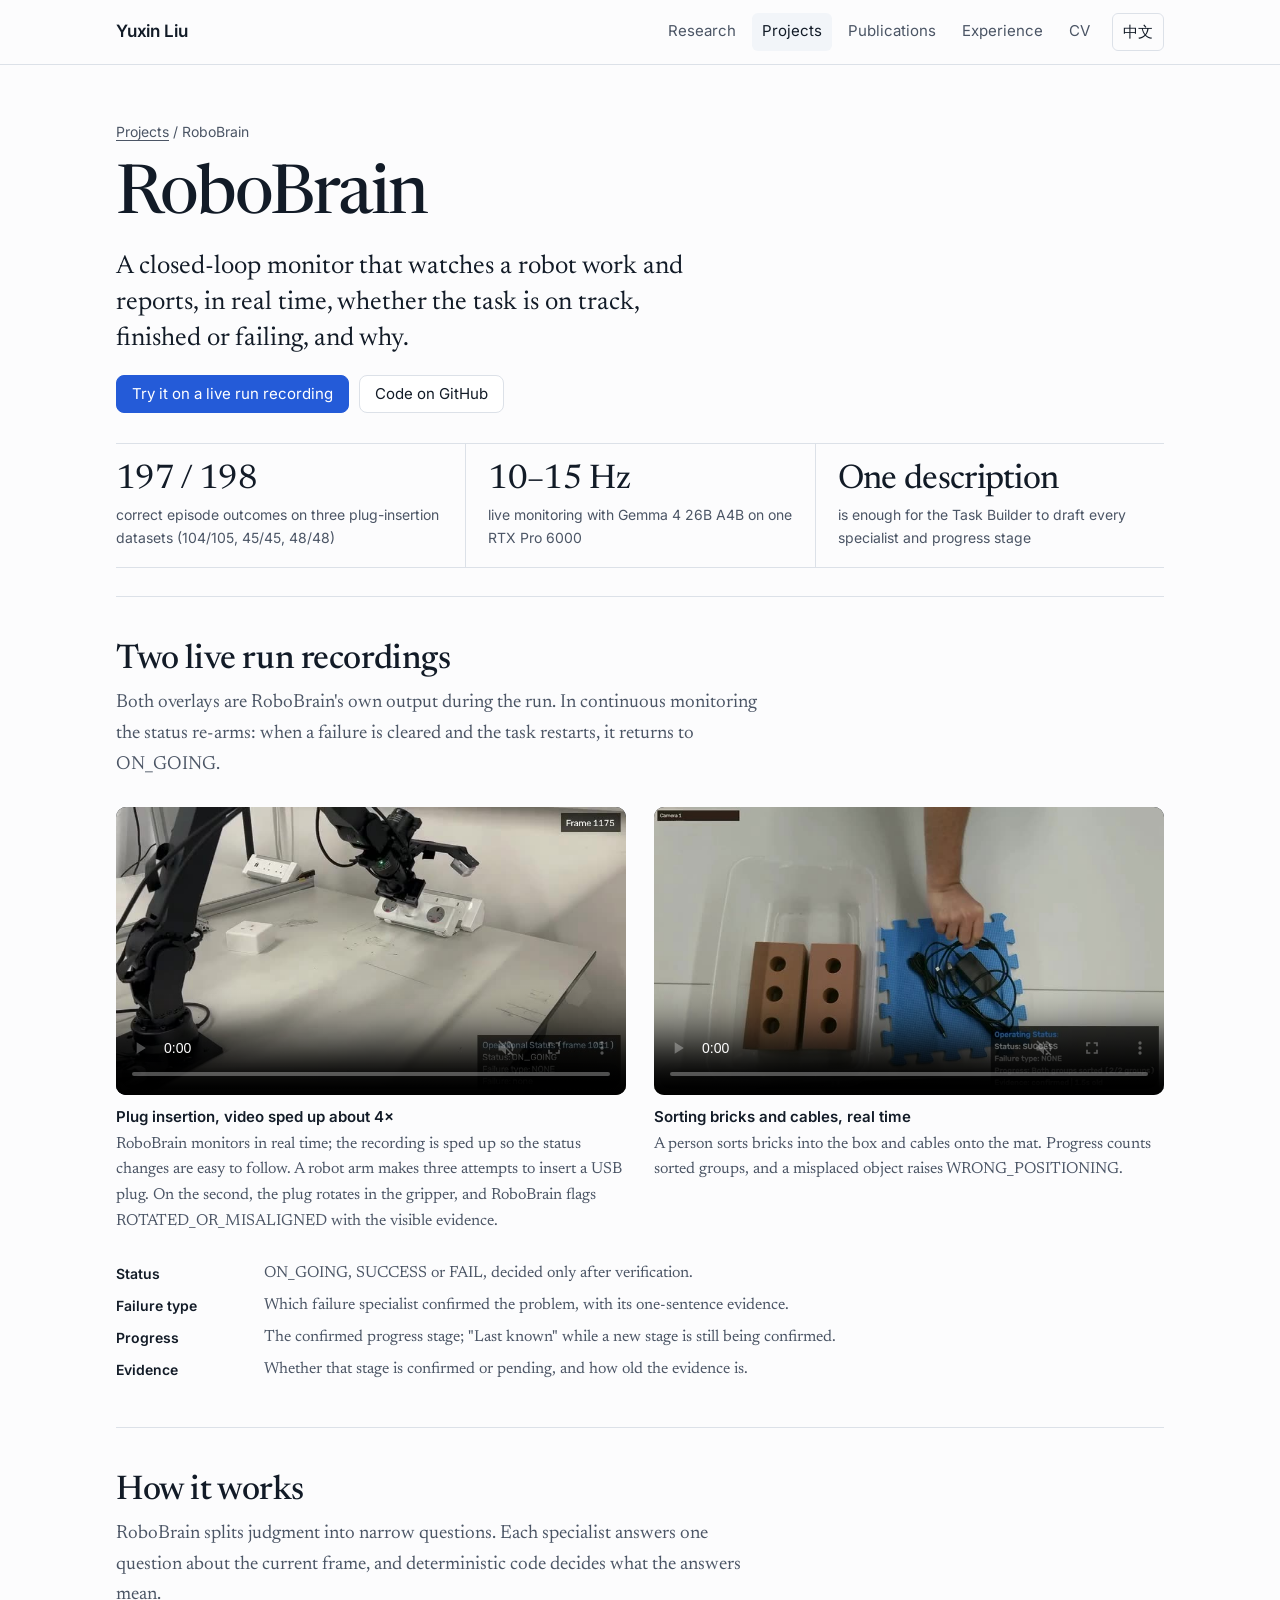
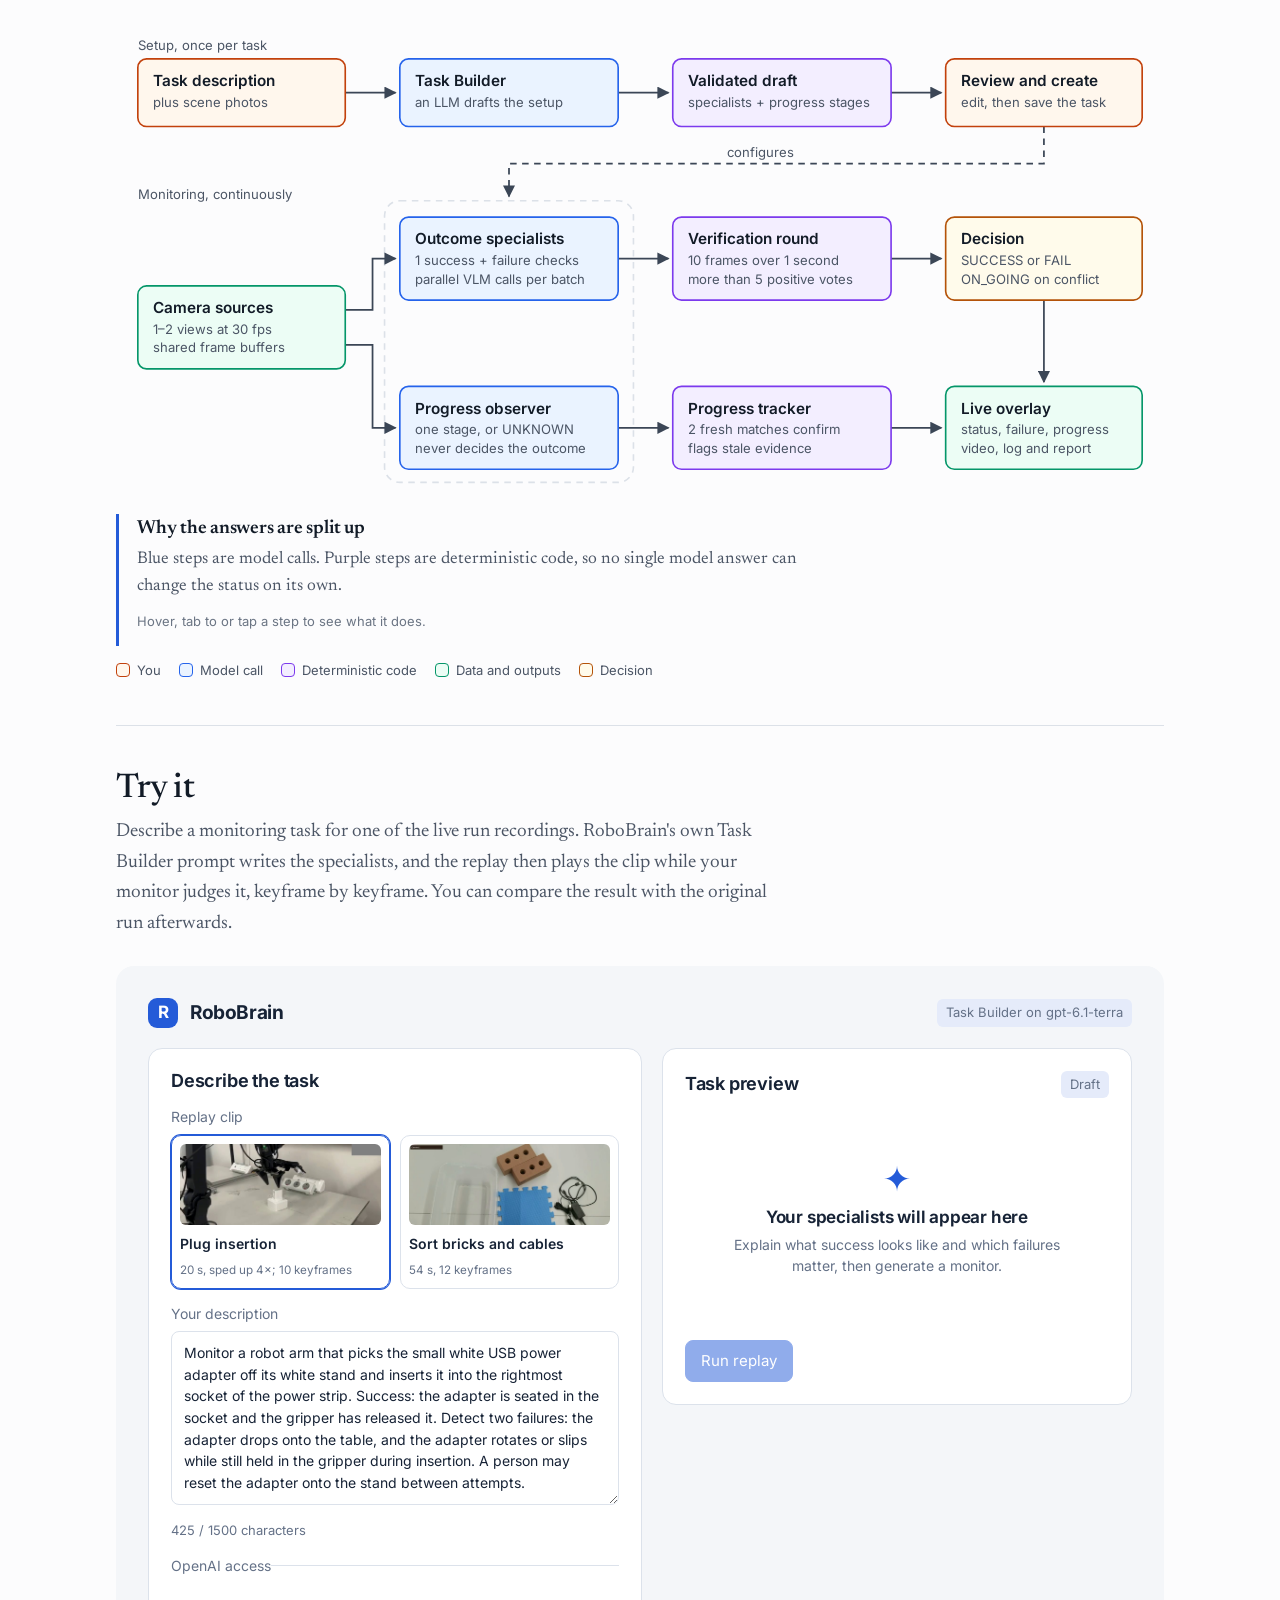
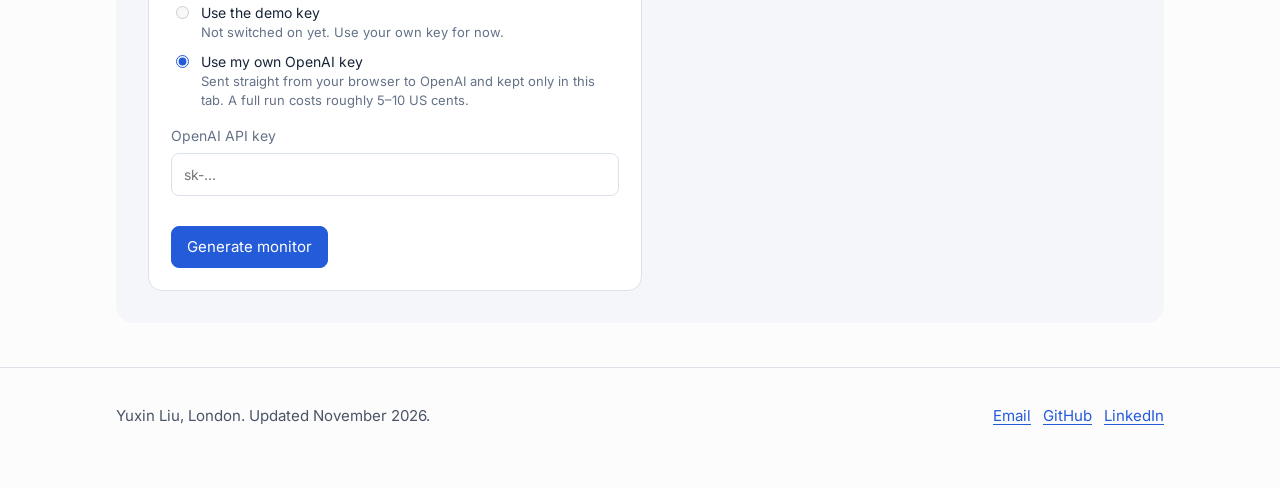
<file: robobrain/index.html>
<!doctype html>
<html lang="en">
<head>
<meta charset="utf-8">
<meta name="viewport" content="width=device-width, initial-scale=1">
<title>RoboBrain — Yuxin Liu</title>
<meta name="description" content="RoboBrain: a real-time, closed-loop monitor for robot tasks. Generate your own monitor from a description and replay it on a live run recording.">
<meta property="og:title" content="RoboBrain — real-time monitoring for robot tasks">
<meta property="og:description" content="Specialist VLM checks, verification rounds and progress tracking. Try it on a live run recording.">
<meta property="og:image" content="https://kasloot.github.io/assets/img/og.jpg">
<link rel="alternate" hreflang="en" href="https://kasloot.github.io/robobrain/">
<link rel="alternate" hreflang="zh-CN" href="https://kasloot.github.io/zh/robobrain/">
<link rel="alternate" hreflang="x-default" href="https://kasloot.github.io/robobrain/">
<link rel="icon" href="../assets/img/favicon.svg" type="image/svg+xml">
<link rel="stylesheet" href="../assets/css/site.css">
<script src="../config.js"></script>
</head>
<body>
<a class="skip" href="#main">Skip to content</a>
<header class="site-head">
  <div class="wrap">
    <a class="home" href="../">Yuxin Liu</a>
    <nav aria-label="Main">
      <a href="../#research">Research</a>
      <a href="../#projects" aria-current="page">Projects</a>
      <a href="../#publications">Publications</a>
      <a href="../#experience">Experience</a>
      <a href="../assets/docs/Yuxin_Liu_CV.pdf">CV</a>
      <a class="lang" href="../zh/robobrain/" lang="zh-CN" hreflang="zh-CN">中文</a>
    </nav>
  </div>
</header>

<main id="main" class="wrap">
  <header class="page-head">
    <p class="crumb"><a href="../#projects">Projects</a> / RoboBrain</p>
    <h1>RoboBrain</h1>
    <p class="deck">A closed-loop monitor that watches a robot work and reports, in real time, whether the task is on track, finished or failing, and why.</p>
    <ul class="links">
      <li><a class="btn primary" href="#try">Try it on a live run recording</a></li>
      <li><a class="btn" href="https://github.com/KasLoot/RoboBrain">Code on GitHub</a></li>
    </ul>
    <div class="stat-row">
      <div><b>197 / 198</b><span>correct episode outcomes on three plug-insertion datasets (104/105, 45/45, 48/48)</span></div>
      <div><b>10–15 Hz</b><span>live monitoring with Gemma 4 26B A4B on one RTX Pro 6000</span></div>
      <div><b>One description</b><span>is enough for the Task Builder to draft every specialist and progress stage</span></div>
    </div>
  </header>

  <section class="block" aria-labelledby="runs-h">
    <h2 id="runs-h">Two live run recordings</h2>
    <p class="intro">Both overlays are RoboBrain's own output during the run. In continuous monitoring the status re-arms: when a failure is cleared and the task restarts, it returns to ON_GOING.</p>
    <div class="videos">
      <figure>
        <video src="../assets/video/plug.mp4" poster="../assets/video/plug-poster.jpg" controls muted playsinline preload="metadata"></video>
        <figcaption><b>Plug insertion, video sped up about 4×</b>RoboBrain monitors in real time; the recording is sped up so the status changes are easy to follow. A robot arm makes three attempts to insert a USB plug. On the second, the plug rotates in the gripper, and RoboBrain flags ROTATED_OR_MISALIGNED with the visible evidence.</figcaption>
      </figure>
      <figure>
        <video src="../assets/video/sort.mp4" poster="../assets/video/sort-poster.jpg" controls muted playsinline preload="metadata"></video>
        <figcaption><b>Sorting bricks and cables, real time</b>A person sorts bricks into the box and cables onto the mat. Progress counts sorted groups, and a misplaced object raises WRONG_POSITIONING.</figcaption>
      </figure>
    </div>
    <dl class="overlay-key">
      <dt>Status</dt><dd>ON_GOING, SUCCESS or FAIL, decided only after verification.</dd>
      <dt>Failure type</dt><dd>Which failure specialist confirmed the problem, with its one-sentence evidence.</dd>
      <dt>Progress</dt><dd>The confirmed progress stage; "Last known" while a new stage is still being confirmed.</dd>
      <dt>Evidence</dt><dd>Whether that stage is confirmed or pending, and how old the evidence is.</dd>
    </dl>
  </section>

  <section class="block" aria-labelledby="how-h">
    <h2 id="how-h">How it works</h2>
    <p class="intro">RoboBrain splits judgment into narrow questions. Each specialist answers one question about the current frame, and deterministic code decides what the answers mean.</p>
    <div class="diagram" data-diagram>
      <p class="canvas-hint">Swipe sideways to see the whole diagram.</p>
      <div class="canvas"><svg viewBox="0 0 960 420" role="group" aria-label="RoboBrain architecture. Select a step for details.">
        <defs>
          <marker id="ah" viewBox="0 0 10 10" refX="9" refY="5" markerWidth="7" markerHeight="7" orient="auto-start-reverse"><path class="arrowhead" d="M0,0 L10,5 L0,10 z"/></marker>
        </defs>
        <text class="glabel" x="20" y="12">Setup, once per task</text>
        <path class="edge" d="M210,51 H256" marker-end="url(#ah)"/>
        <path class="edge" d="M460,51 H506" marker-end="url(#ah)"/>
        <path class="edge" d="M710,51 H756" marker-end="url(#ah)"/>
        <path class="edge dash" d="M850,82 V116 H360 V146" marker-end="url(#ah)"/>
        <text class="elabel" x="560" y="110">configures</text>
        <rect class="group" x="246" y="150" width="228" height="258"/>
        <text class="glabel" x="20" y="148">Monitoring, continuously</text>
        <path class="edge" d="M210,250 H235 V203 H256" marker-end="url(#ah)"/>
        <path class="edge" d="M210,282 H235 V358 H256" marker-end="url(#ah)"/>
        <path class="edge" d="M460,203 H506" marker-end="url(#ah)"/>
        <path class="edge" d="M710,203 H756" marker-end="url(#ah)"/>
        <path class="edge" d="M850,241 V316" marker-end="url(#ah)"/>
        <path class="edge" d="M460,358 H506" marker-end="url(#ah)"/>
        <path class="edge" d="M710,358 H756" marker-end="url(#ah)"/>

        <g class="node human" data-title="Task description" data-body="Describe what success looks like and which failures matter, in plain language.|Attach scene photos so the builder can see the targets and the distractors.">
          <rect x="20" y="20" width="190" height="62"/><text class="t" x="34" y="45">Task description</text><text class="s" x="34" y="64">plus scene photos</text></g>
        <g class="node agent" data-title="Task Builder" data-body="A separate LLM (Kimi K3 on Ollama Cloud by default) turns the conversation into a task draft: one success specialist covering every completion condition, one specialist per requested failure, and optional progress stages.|Its system prompt forbids inventing failures, object counts, cameras or thresholds, and asks for concrete, occlusion-aware prompts that a small monitoring model can follow.">
          <rect x="260" y="20" width="200" height="62"/><text class="t" x="274" y="45">Task Builder</text><text class="s" x="274" y="64">an LLM drafts the setup</text></g>
        <g class="node host" data-title="Validated draft" data-body="The draft is checked locally against a strict schema and RoboBrain's own rules: at most one success specialist, distinct names, only real camera sources and approved reference images.|If it fails, the builder gets exactly one repair attempt with the validation error. Invalid drafts never become tasks.">
          <rect x="510" y="20" width="200" height="62"/><text class="t" x="524" y="45">Validated draft</text><text class="s" x="524" y="64">specialists + progress stages</text></g>
        <g class="node human" data-title="Review and create" data-body="Nothing runs until you have read the generated prompts. You can edit names, prompts, failure types, cameras and references before creating the task.">
          <rect x="760" y="20" width="180" height="62"/><text class="t" x="774" y="45">Review and create</text><text class="s" x="774" y="64">edit, then save the task</text></g>

        <g class="node data" data-title="Camera sources" data-body="Each physical camera is opened once and publishes to a shared buffer at 30 fps, independent of model latency.|A task can use one or two views, and recorded videos can stand in for cameras to replay a run.">
          <rect x="20" y="228" width="190" height="76"/><text class="t" x="34" y="253">Camera sources</text><text class="s" x="34" y="272">1–2 views at 30 fps</text><text class="s" x="34" y="289">shared frame buffers</text></g>
        <g class="node agent" data-title="Outcome specialists" data-body="Each specialist asks one narrow question about the newest frame and must answer POSITIVE, NEGATIVE or UNCERTAIN with one sentence of visible evidence.|All specialists run in parallel with thinking off and temperature zero. A new batch starts as soon as the last one returns.">
          <rect x="260" y="165" width="200" height="76"/><text class="t" x="274" y="190">Outcome specialists</text><text class="s" x="274" y="209">1 success + failure checks</text><text class="s" x="274" y="226">parallel VLM calls per batch</text></g>
        <g class="node host" data-title="Verification round" data-body="A positive answer doesn't change the status by itself. It starts one round of ten observations over one second for every specialist: thirty requests in all.|A specialist is confirmed only with more than five positive votes. Normal monitoring continues during the round, and rounds never overlap or queue.">
          <rect x="510" y="165" width="200" height="76"/><text class="t" x="524" y="190">Verification round</text><text class="s" x="524" y="209">10 frames over 1 second</text><text class="s" x="524" y="226">more than 5 positive votes</text></g>
        <g class="node decide" data-title="Decision" data-body="Confirmed success alone gives SUCCESS, and confirmed failure alone gives FAIL. A conflict, or too little evidence, stays ON_GOING. Request errors count as UNCERTAIN, never as evidence.|In continuous monitoring the result re-arms: when the event disappears, the status returns to ON_GOING.">
          <rect x="760" y="165" width="180" height="76"/><text class="t" x="774" y="190">Decision</text><text class="s" x="774" y="209">SUCCESS or FAIL</text><text class="s" x="774" y="226">ON_GOING on conflict</text></g>
        <g class="node agent" data-title="Progress observer" data-body="A separate worker, one request at a time, picks the predefined progress stage that matches the scene, or UNKNOWN.|It never decides SUCCESS or FAIL. The outcome specialists stay responsible for that.">
          <rect x="260" y="320" width="200" height="76"/><text class="t" x="274" y="345">Progress observer</text><text class="s" x="274" y="364">one stage, or UNKNOWN</text><text class="s" x="274" y="381">never decides the outcome</text></g>
        <g class="node host" data-title="Progress tracker" data-body="A stage is confirmed after two consecutive fresh observations agree, and duplicate frames don't count twice.|Pending, unknown or stale results keep the last confirmed stage and say so on screen.">
          <rect x="510" y="320" width="200" height="76"/><text class="t" x="524" y="345">Progress tracker</text><text class="s" x="524" y="364">2 fresh matches confirm</text><text class="s" x="524" y="381">flags stale evidence</text></g>
        <g class="node data" data-title="Live overlay and records" data-body="The same overlay drives the live canvas and the recording: status, failure type, progress and evidence age.|With recording on, each run saves an annotated H.264 video, a JSON-lines event log with every request and response, and a readable JSON report.">
          <rect x="760" y="320" width="180" height="76"/><text class="t" x="774" y="345">Live overlay</text><text class="s" x="774" y="364">status, failure, progress</text><text class="s" x="774" y="381">video, log and report</text></g>
      </svg></div>
      <aside class="diagram-note" aria-live="polite">
        <h4>Why the answers are split up</h4>
        <p>Blue steps are model calls. Purple steps are deterministic code, so no single model answer can change the status on its own.</p>
        <p class="hint">Hover, tab to or tap a step to see what it does.</p>
      </aside>
    </div>
    <ul class="legend" aria-label="Diagram key">
      <li class="human"><i></i>You</li><li class="agent"><i></i>Model call</li><li class="host"><i></i>Deterministic code</li><li class="data"><i></i>Data and outputs</li><li class="decide"><i></i>Decision</li>
    </ul>
  </section>

  <section class="block" id="try" aria-labelledby="try-h">
    <h2 id="try-h">Try it</h2>
    <p class="intro">Describe a monitoring task for one of the live run recordings. RoboBrain's own Task Builder prompt writes the specialists, and the replay then plays the clip while your monitor judges it, keyframe by keyframe. You can compare the result with the original run afterwards.</p>

    <div class="console" id="trynow">
      <div class="c-head"><span class="mark" aria-hidden="true">R</span><strong>RoboBrain</strong><span class="badge">Task Builder on&nbsp;<span id="tn-model">gpt-6.1-terra</span></span></div>
      <div class="c-grid">
        <div class="c-card">
          <div class="c-card-head"><h3>Describe the task</h3></div>
          <fieldset class="clip-pick">
            <legend>Replay clip</legend>
            <label><input type="radio" name="tn-clip" value="plug" checked><img src="../assets/replay/plug/k01.jpg" alt="">Plug insertion<small>20 s, sped up 4×; 10 keyframes</small></label>
            <label><input type="radio" name="tn-clip" value="sort"><img src="../assets/replay/sort/k01.jpg" alt="">Sort bricks and cables<small>54 s, 12 keyframes</small></label>
          </fieldset>
          <label>Your description
            <textarea id="tn-task" maxlength="1500" rows="7"></textarea></label>
          <span class="hint" id="tn-count"></span>
          <fieldset class="key-mode">
            <legend>OpenAI access</legend>
            <label class="opt"><input type="radio" name="tn-mode" value="demo"><span>Use the demo key<small id="tn-demo-note">Checking…</small></span></label>
            <label class="opt"><input type="radio" name="tn-mode" value="own" checked><span>Use my own OpenAI key<small>Sent straight from your browser to OpenAI and kept only in this tab. A full run costs roughly 5–10 US cents.</small></span></label>
            <label id="tn-key-wrap">OpenAI API key<input type="password" id="tn-key" autocomplete="off" spellcheck="false" placeholder="sk-…"></label>
          </fieldset>
          <div id="tn-turnstile" hidden></div>
          <div class="actions" style="margin-top:16px"><button class="primary" id="tn-generate" type="button">Generate monitor</button><span id="tn-gen-status" aria-live="polite"></span></div>
          <div id="tn-gen-msg"></div>
        </div>
        <div class="c-card">
          <div class="c-card-head"><h3>Task preview</h3><span class="badge" id="tn-draft-badge">Draft</span></div>
          <div id="tn-preview-body"></div>
          <div class="actions" style="margin-top:14px"><button class="primary" id="tn-run" type="button" disabled>Run replay</button><span class="hint" id="tn-run-note"></span></div>
        </div>
      </div>

      <div class="replay" id="tn-replay" hidden>
        <div class="c-card operating">
          <div>
            <div class="lbl">Operating status</div>
            <div class="big" id="tn-status" data-status="ON_GOING" aria-live="polite">ON_GOING</div>
            <p id="tn-failure">Failure type: NONE</p>
            <p id="tn-detail">Waiting for the first keyframe</p>
          </div>
          <div class="actions">
            <div class="view-toggle" role="group" aria-label="Video view">
              <button type="button" id="tn-view-mine" aria-pressed="true">Your monitor</button>
              <button type="button" id="tn-view-orig" aria-pressed="false">Original run</button>
            </div>
            <button type="button" id="tn-replay-btn">Restart video</button>
          </div>
        </div>
        <div class="stage-grid">
          <div>
            <div class="stage" id="tn-stage"><video id="tn-video" muted playsinline preload="auto"></video></div>
            <p class="hint" id="tn-orig-note" hidden></p>
            <div class="strip" id="tn-strip" aria-label="Keyframes"></div>
          </div>
          <div>
            <div class="c-card prog-panel" id="tn-prog"></div>
            <p class="hint" style="margin:16px 0 0">How this replay differs from live RoboBrain:</p>
            <ul class="notes" id="tn-notes"></ul>
          </div>
        </div>
        <div class="c-card obs-wrap">
          <details><summary><h3>Every model answer</h3><span class="hint" id="tn-obs-count"></span></summary>
          <table class="obs"><thead><tr><th>Keyframe</th><th>Specialist</th><th>Verdict</th><th>Visible evidence</th></tr></thead><tbody id="tn-obs"></tbody></table>
          </details>
        </div>
      </div>
      <noscript><p>The demo needs JavaScript. The live run recordings above show RoboBrain's own output.</p></noscript>
    </div>
  </section>
</main>

<footer class="site-foot">
  <div class="wrap">
    <span>Yuxin Liu, London. Updated November 2026.</span>
    <span><a href="mailto:slyx361@outlook.com">Email</a>&nbsp;&nbsp; <a href="https://github.com/KasLoot">GitHub</a>&nbsp;&nbsp; <a href="https://www.linkedin.com/in/yuxin-liu-a08b32296/">LinkedIn</a></span>
  </div>
</footer>
<script src="../assets/js/site.js" defer></script>
<script type="module" src="../assets/js/trynow.js"></script>
</body>
</html>
</file>
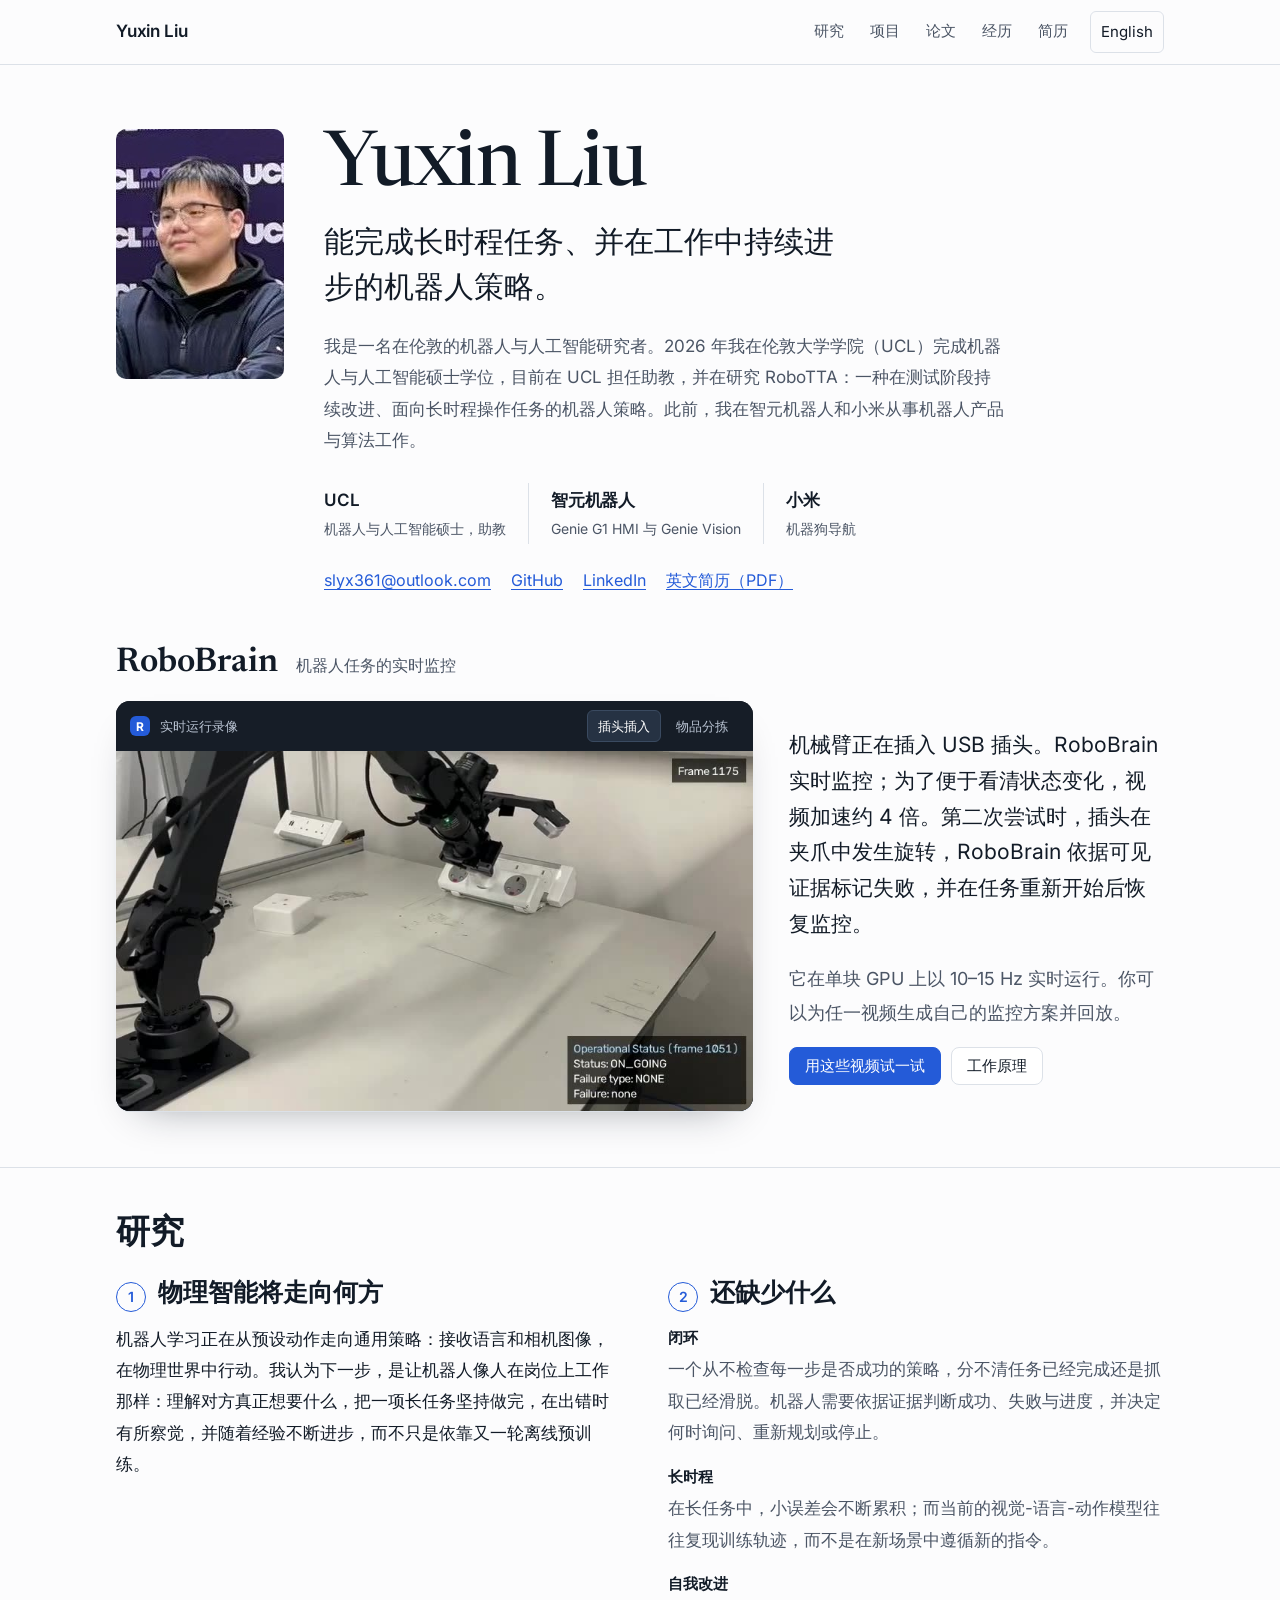
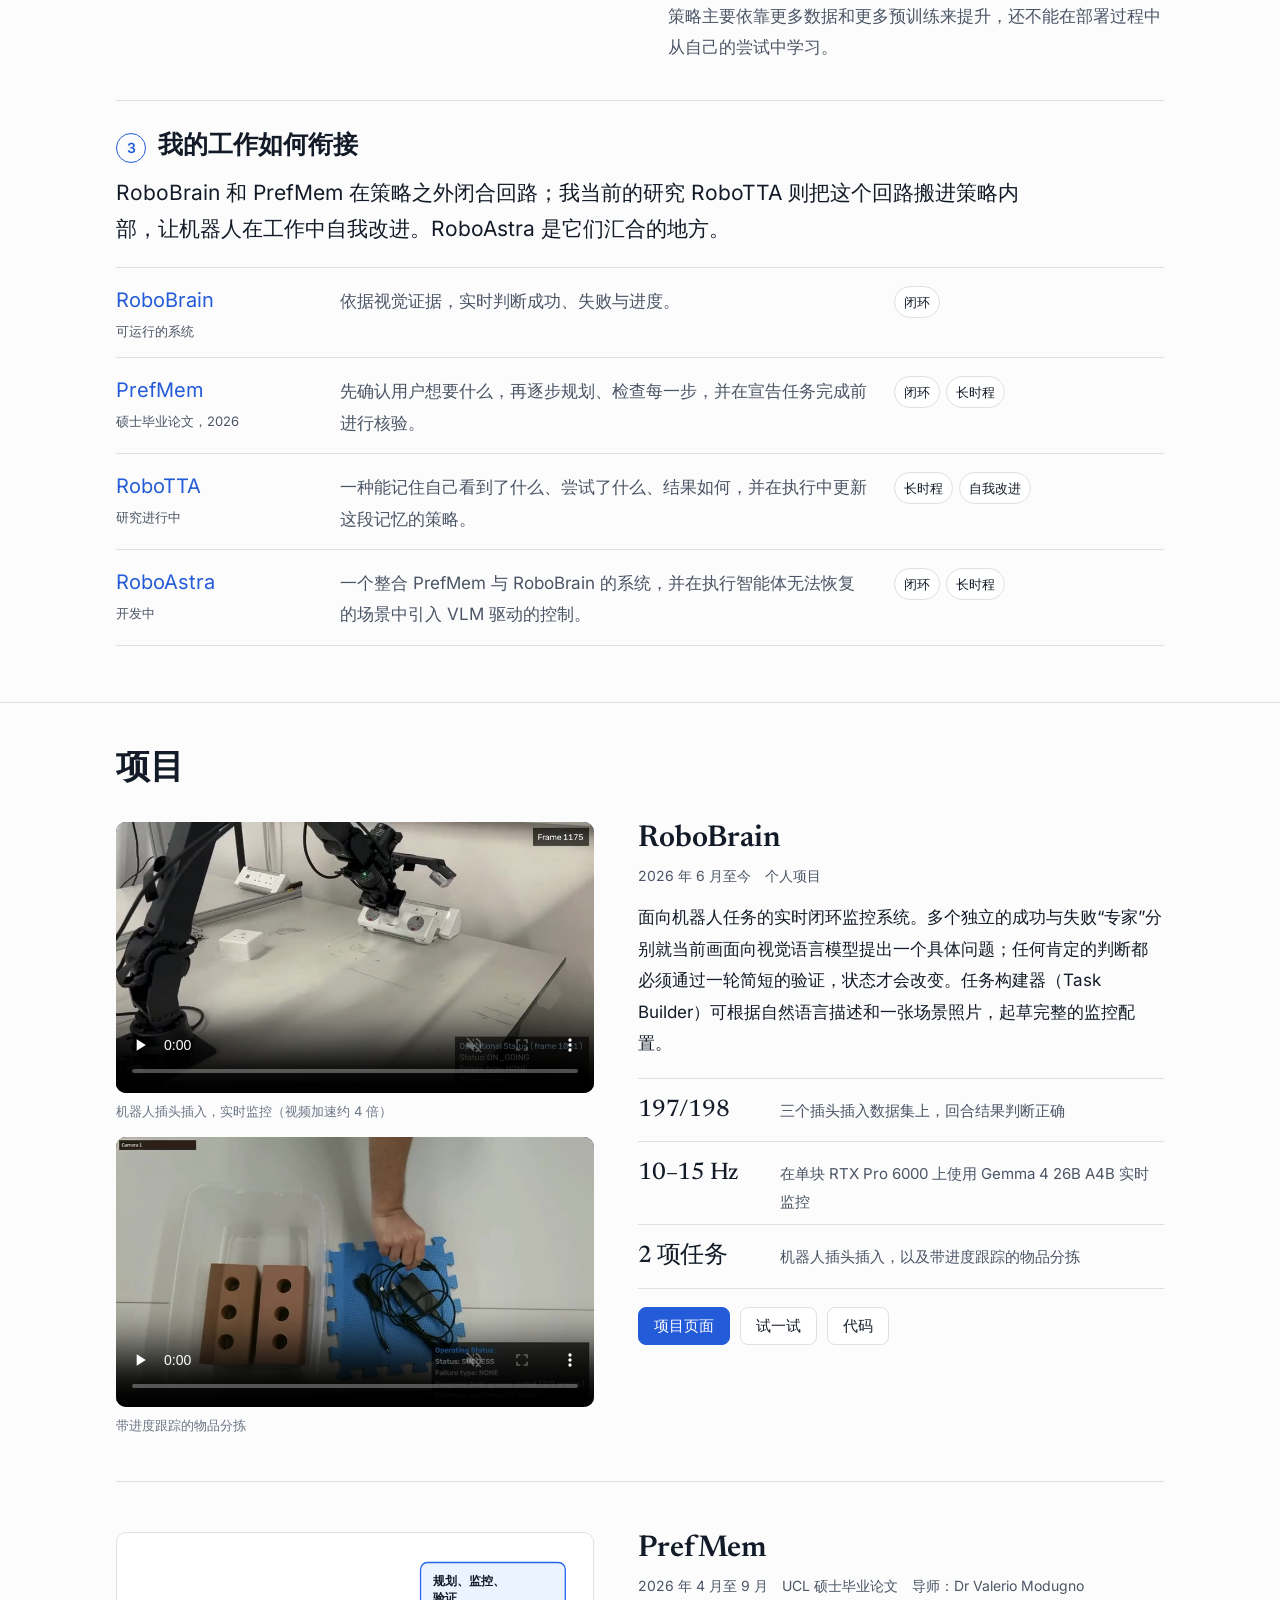
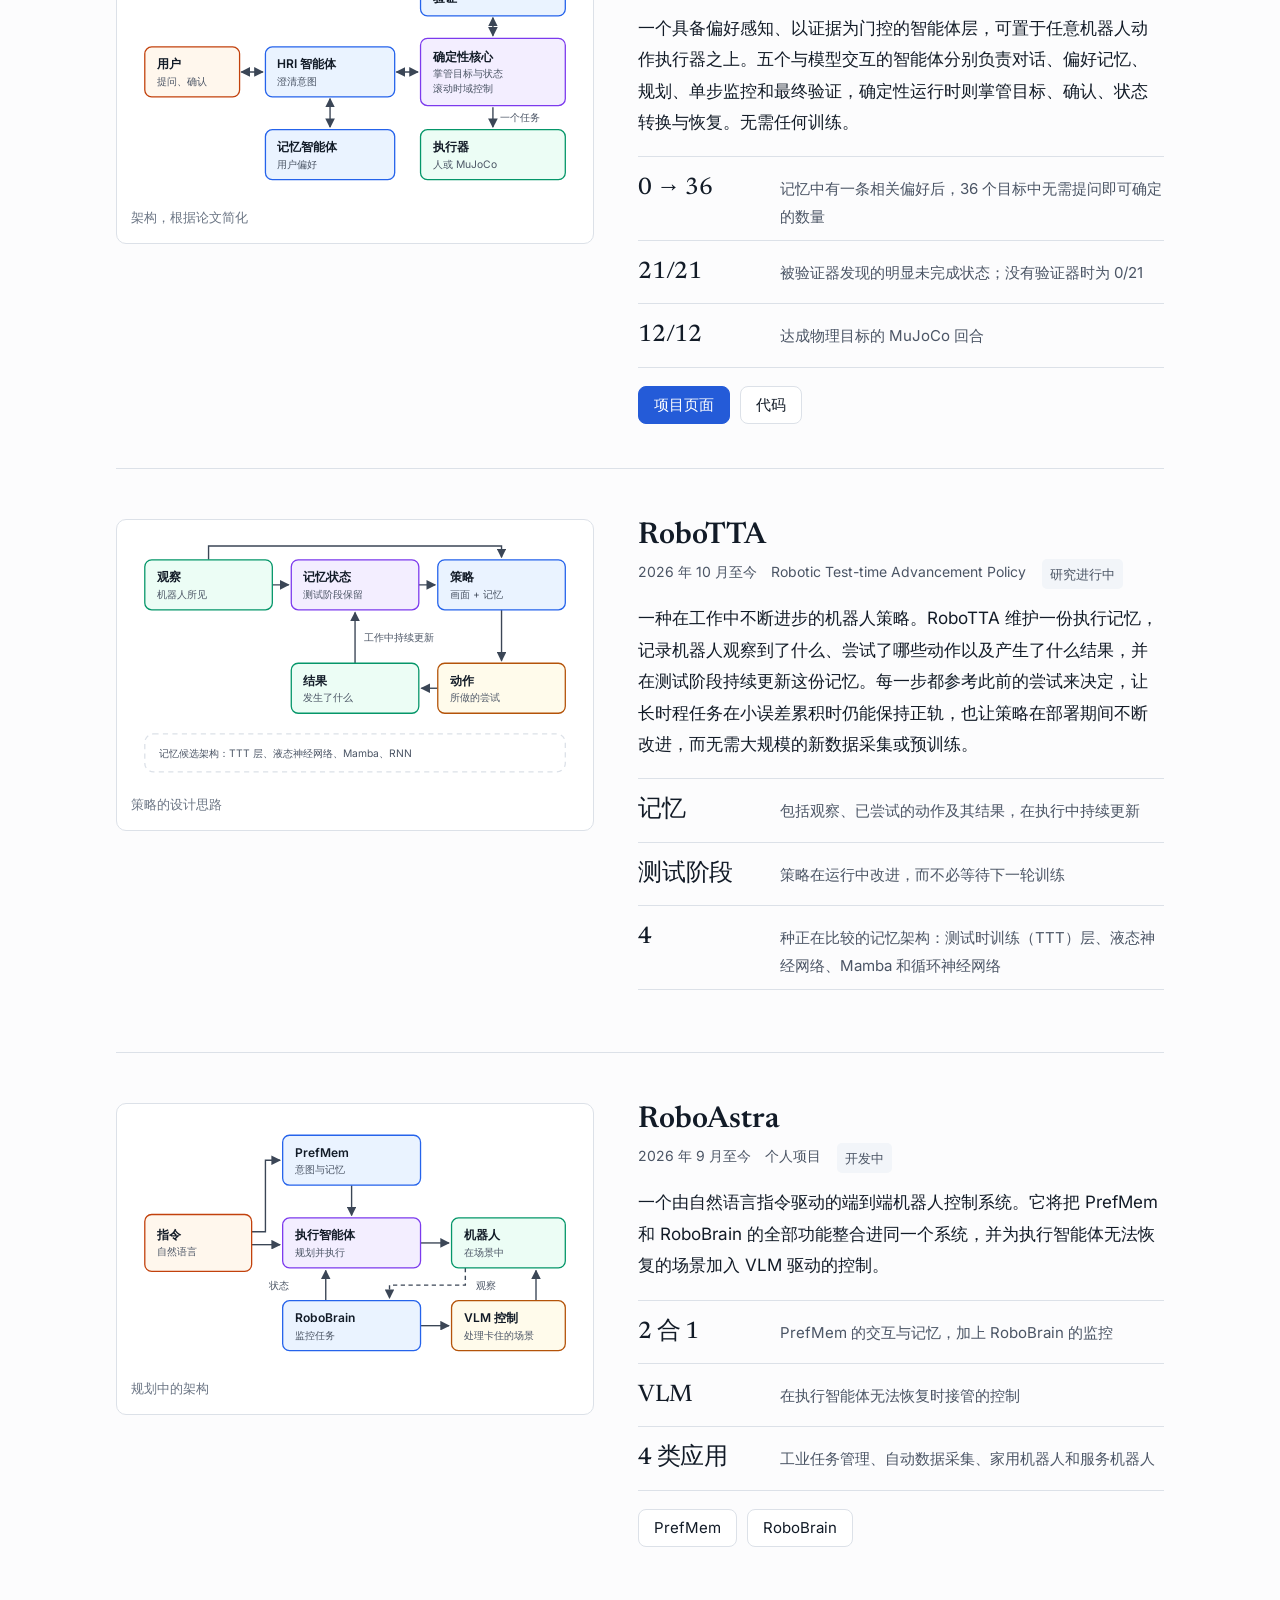
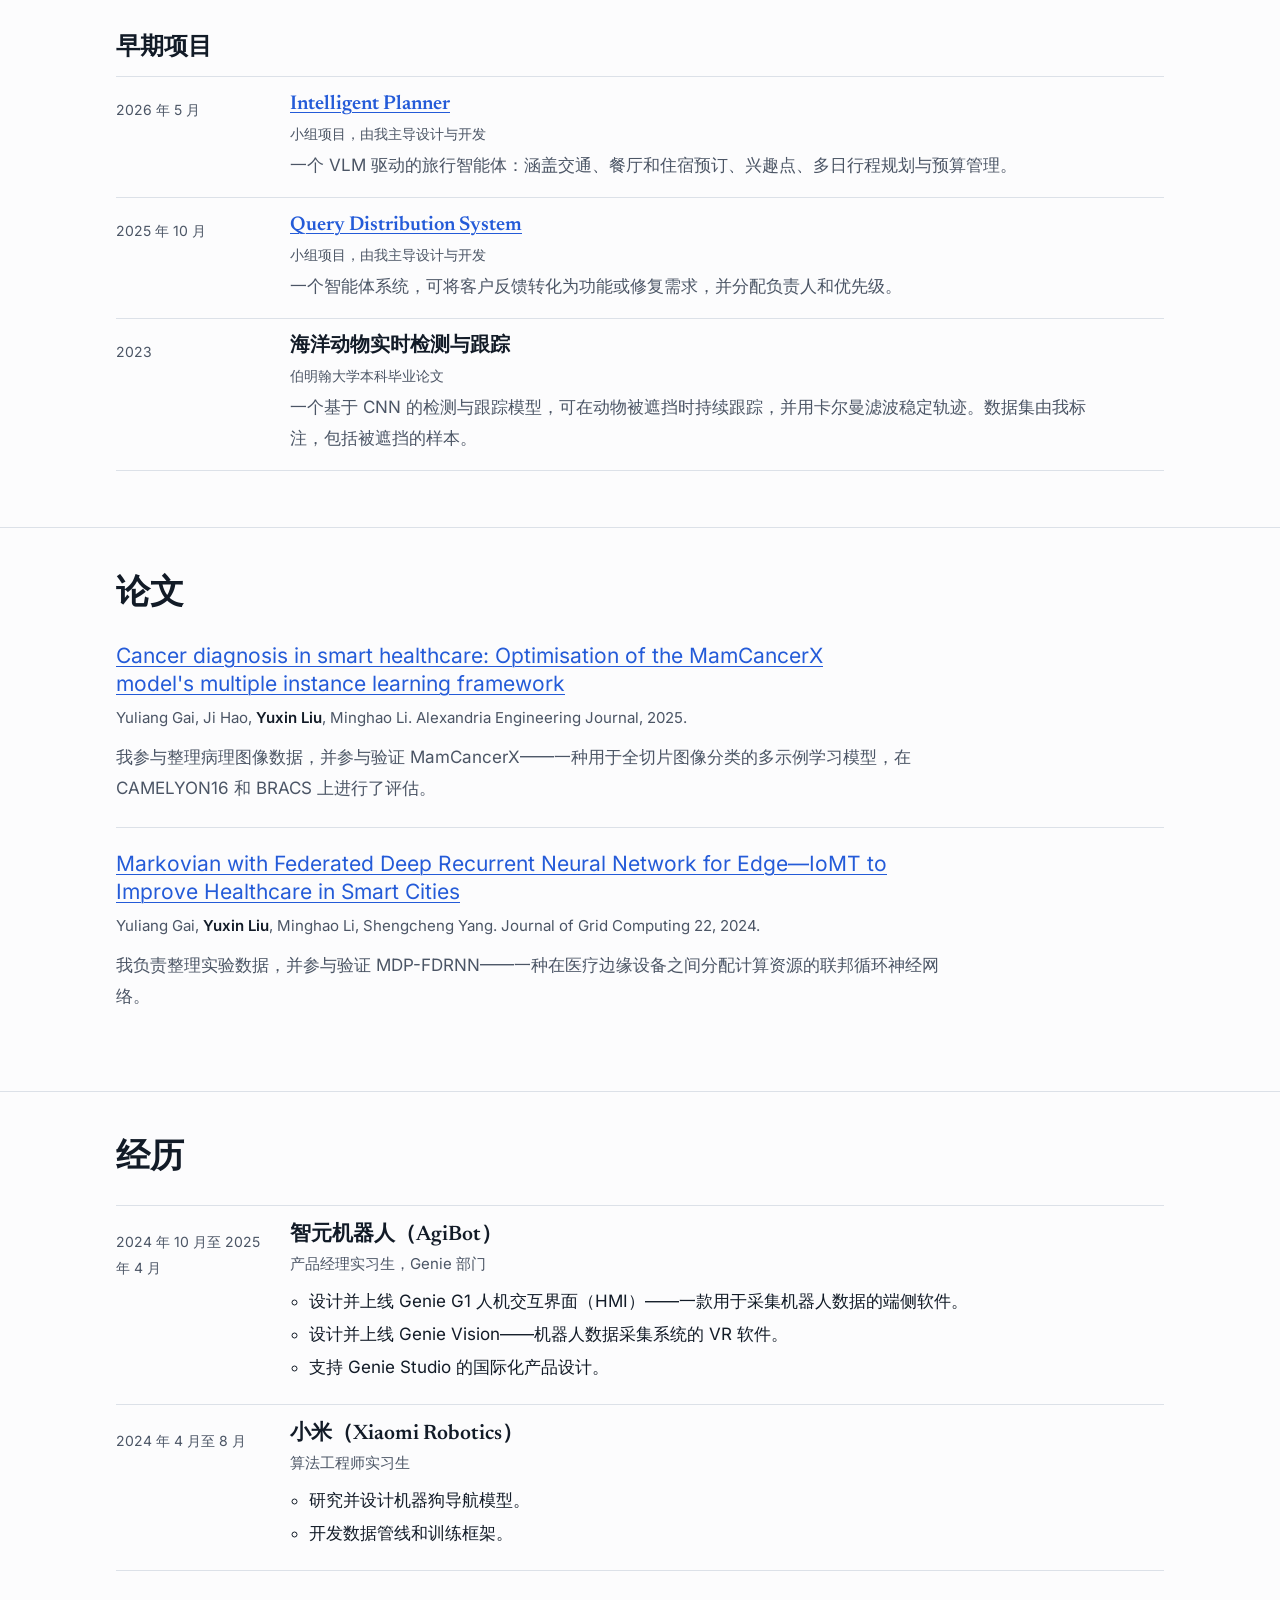
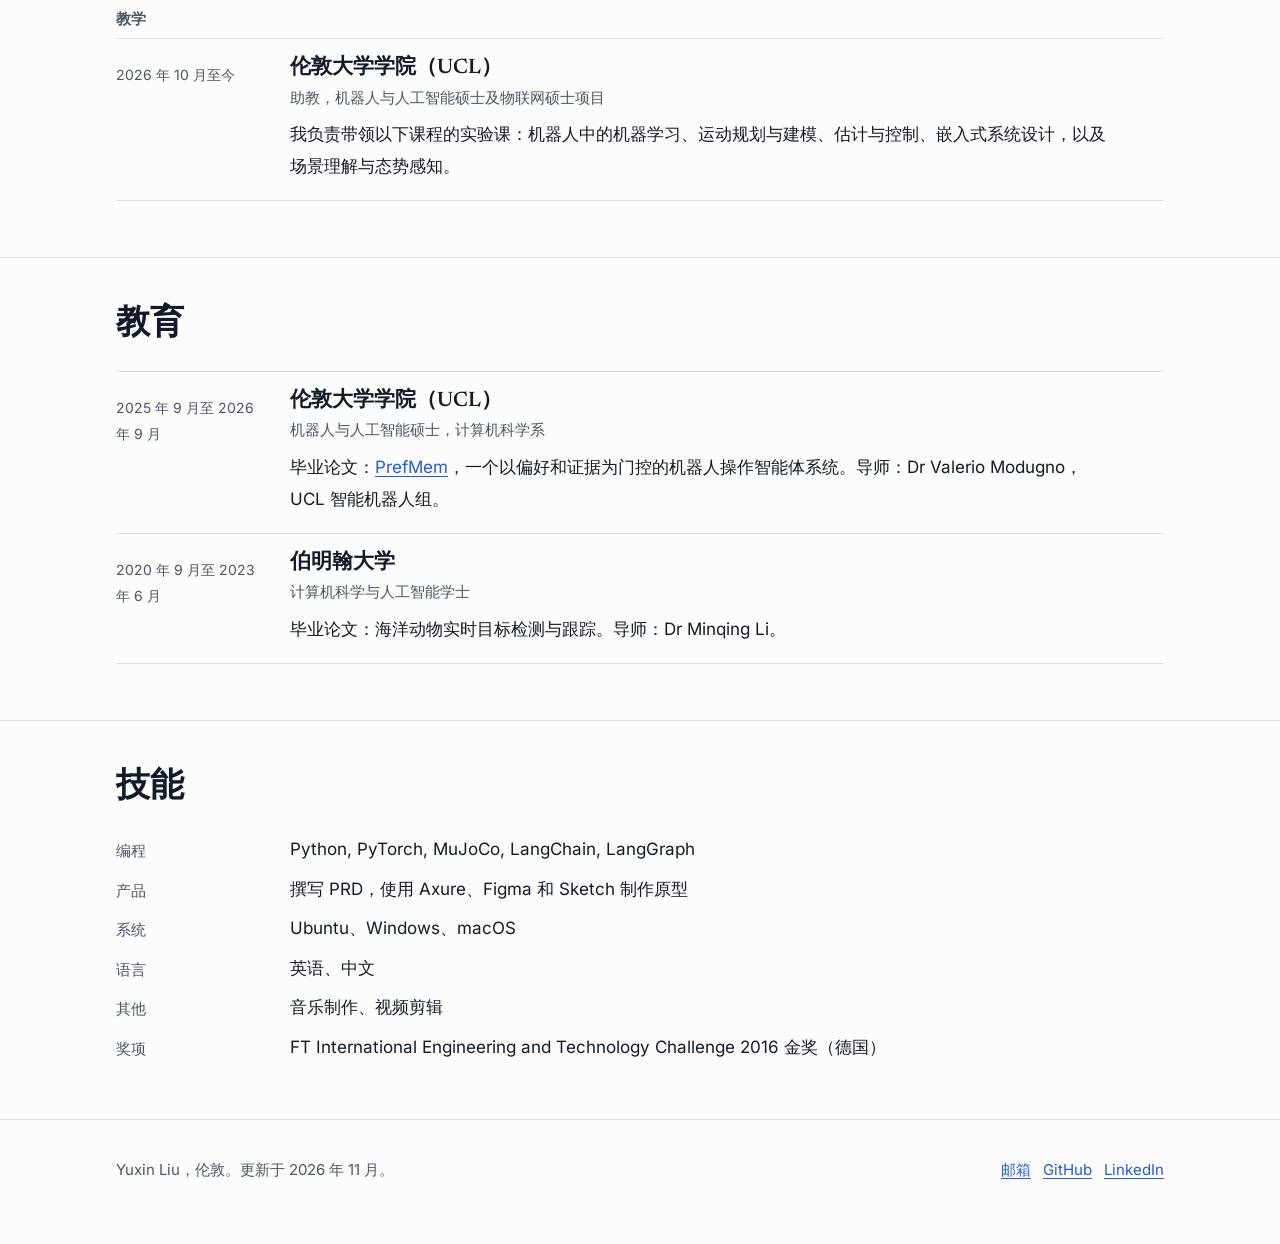
<file: zh/index.html>
<!doctype html>
<html lang="zh-CN">
<head>
<meta charset="utf-8">
<meta name="viewport" content="width=device-width, initial-scale=1">
<title>Yuxin Liu — 机器人与人工智能</title>
<meta name="description" content="Yuxin Liu，伦敦的机器人与人工智能研究者，研究能完成长时程任务、并在工作中持续进步的机器人策略。项目：RoboBrain、PrefMem、RoboTTA。">
<meta property="og:title" content="Yuxin Liu — 机器人与人工智能">
<meta property="og:description" content="能完成长时程任务、并在工作中持续进步的机器人策略。">
<meta property="og:image" content="https://kasloot.github.io/assets/img/og.jpg">
<meta property="og:locale" content="zh_CN">
<meta property="og:type" content="website">
<meta name="twitter:card" content="summary_large_image">
<link rel="alternate" hreflang="en" href="https://kasloot.github.io/">
<link rel="alternate" hreflang="zh-CN" href="https://kasloot.github.io/zh/">
<link rel="alternate" hreflang="x-default" href="https://kasloot.github.io/">
<link rel="icon" href="../assets/img/favicon.svg" type="image/svg+xml">
<link rel="stylesheet" href="../assets/css/site.css">
</head>
<body>
<a class="skip" href="#main">跳到正文</a>
<header class="site-head">
  <div class="wrap">
    <a class="home" href="./">Yuxin Liu</a>
    <nav aria-label="主导航">
      <a href="#research">研究</a>
      <a href="#projects">项目</a>
      <a href="#publications">论文</a>
      <a href="#experience">经历</a>
      <a href="../assets/docs/Yuxin_Liu_CV.pdf">简历</a>
      <a class="lang" href="../" lang="en" hreflang="en">English</a>
    </nav>
  </div>
</header>

<main id="main">
  <section class="hero wrap" aria-labelledby="name">
    <div class="hero-grid">
      <img class="portrait" src="../assets/img/yuxin.jpg" width="220" height="250" alt="Yuxin Liu 的照片">
      <div>
        <h1 id="name">Yuxin Liu</h1>
        <p class="thesis">能完成长时程任务、并在工作中持续进步的机器人策略。</p>
        <p class="bio">我是一名在伦敦的机器人与人工智能研究者。2026 年我在伦敦大学学院（UCL）完成机器人与人工智能硕士学位，目前在 UCL 担任助教，并在研究 RoboTTA：一种在测试阶段持续改进、面向长时程操作任务的机器人策略。此前，我在智元机器人和小米从事机器人产品与算法工作。</p>
        <ul class="affiliations" aria-label="机构">
          <li><a href="#education"><strong>UCL</strong><span>机器人与人工智能硕士，助教</span></a></li>
          <li><a href="#experience"><strong>智元机器人</strong><span>Genie G1 HMI 与 Genie Vision</span></a></li>
          <li><a href="#experience"><strong>小米</strong><span>机器狗导航</span></a></li>
        </ul>
        <ul class="contact-links">
          <li><a href="mailto:slyx361@outlook.com">slyx361@outlook.com</a></li>
          <li><a href="https://github.com/KasLoot">GitHub</a></li>
          <li><a href="https://www.linkedin.com/in/yuxin-liu-a08b32296/">LinkedIn</a></li>
          <li><a href="../assets/docs/Yuxin_Liu_CV.pdf">英文简历（PDF）</a></li>
        </ul>
      </div>
    </div>
  </section>

  <section class="monitor-feature wrap" aria-labelledby="rb-feature-h" data-clips>
    <div class="feature-head">
      <h2 id="rb-feature-h"><a href="robobrain/">RoboBrain</a></h2>
      <p>机器人任务的实时监控</p>
    </div>
    <div class="frame-row">
      <div class="console-frame">
        <div class="bar">
          <span class="mark" aria-hidden="true">R</span><span class="bar-title">实时运行录像</span>
          <span class="clip-tabs" role="group" aria-label="选择实时运行录像">
            <button type="button" data-clip="plug" aria-pressed="true" data-src="../assets/video/plug.mp4" data-poster="../assets/video/plug-poster.jpg" data-label="RoboBrain 监控机械臂插入 USB 插头，并标记插头旋转失败">插头插入</button>
            <button type="button" data-clip="sort" aria-pressed="false" data-src="../assets/video/sort.mp4" data-poster="../assets/video/sort-poster.jpg" data-label="RoboBrain 监控一个人把砖块放进盒子、把线缆放到垫子上，画面叠加实时状态">物品分拣</button>
          </span>
        </div>
        <video src="../assets/video/plug.mp4" poster="../assets/video/plug-poster.jpg" autoplay muted playsinline preload="metadata" aria-label="RoboBrain 监控机械臂插入 USB 插头，并标记插头旋转失败"></video>
      </div>
      <div class="feature-text">
        <p class="feature-caption" data-caption="plug">机械臂正在插入 USB 插头。RoboBrain 实时监控；为了便于看清状态变化，视频加速约 4 倍。第二次尝试时，插头在夹爪中发生旋转，RoboBrain 依据可见证据标记失败，并在任务重新开始后恢复监控。</p>
        <p class="feature-caption" data-caption="sort" hidden>一个人正在把砖块放进盒子、把线缆放到垫子上。视觉语言模型检查每一帧新的相机画面，叠加信息显示任务是在正常进行、已经完成还是失败，以及已分拣好几组。</p>
        <p class="muted">它在单块 GPU 上以 10–15 Hz 实时运行。你可以为任一视频生成自己的监控方案并回放。</p>
        <ul class="links">
          <li><a class="btn primary" href="robobrain/#try">用这些视频试一试</a></li>
          <li><a class="btn" href="robobrain/">工作原理</a></li>
        </ul>
      </div>
    </div>
  </section>

  <section class="section" id="research" aria-labelledby="research-h">
    <div class="wrap section-grid">
      <h2 id="research-h">研究</h2>
      <ol class="journey">
        <li>
          <h3><span class="step" aria-hidden="true">1</span>物理智能将走向何方</h3>
          <p>机器人学习正在从预设动作走向通用策略：接收语言和相机图像，在物理世界中行动。我认为下一步，是让机器人像人在岗位上工作那样：理解对方真正想要什么，把一项长任务坚持做完，在出错时有所察觉，并随着经验不断进步，而不只是依靠又一轮离线预训练。</p>
        </li>
        <li>
          <h3><span class="step" aria-hidden="true">2</span>还缺少什么</h3>
          <dl class="gaps">
            <dt>闭环</dt>
            <dd>一个从不检查每一步是否成功的策略，分不清任务已经完成还是抓取已经滑脱。机器人需要依据证据判断成功、失败与进度，并决定何时询问、重新规划或停止。</dd>
            <dt>长时程</dt>
            <dd>在长任务中，小误差会不断累积；而当前的视觉-语言-动作模型往往复现训练轨迹，而不是在新场景中遵循新的指令。</dd>
            <dt>自我改进</dt>
            <dd>策略主要依靠更多数据和更多预训练来提升，还不能在部署过程中从自己的尝试中学习。</dd>
          </dl>
        </li>
        <li>
          <h3><span class="step" aria-hidden="true">3</span>我的工作如何衔接</h3>
          <p class="fit-intro">RoboBrain 和 PrefMem 在策略之外闭合回路；我当前的研究 RoboTTA 则把这个回路搬进策略内部，让机器人在工作中自我改进。RoboAstra 是它们汇合的地方。</p>
          <ul class="fit">
            <li><div class="who"><a href="robobrain/">RoboBrain</a><span>可运行的系统</span></div><p>依据视觉证据，实时判断成功、失败与进度。</p><ul class="chips" aria-label="对应的缺口"><li>闭环</li></ul></li>
            <li><div class="who"><a href="prefmem/">PrefMem</a><span>硕士毕业论文，2026</span></div><p>先确认用户想要什么，再逐步规划、检查每一步，并在宣告任务完成前进行核验。</p><ul class="chips" aria-label="对应的缺口"><li>闭环</li><li>长时程</li></ul></li>
            <li><div class="who"><a href="#robotta">RoboTTA</a><span>研究进行中</span></div><p>一种能记住自己看到了什么、尝试了什么、结果如何，并在执行中更新这段记忆的策略。</p><ul class="chips" aria-label="对应的缺口"><li>长时程</li><li>自我改进</li></ul></li>
            <li><div class="who"><a href="#roboastra">RoboAstra</a><span>开发中</span></div><p>一个整合 PrefMem 与 RoboBrain 的系统，并在执行智能体无法恢复的场景中引入 VLM 驱动的控制。</p><ul class="chips" aria-label="对应的缺口"><li>闭环</li><li>长时程</li></ul></li>
          </ul>
        </li>
      </ol>
    </div>
  </section>

  <section class="section" id="projects" aria-labelledby="projects-h">
    <div class="wrap section-grid">
      <h2 id="projects-h">项目</h2>
      <div>
        <article class="plate" aria-labelledby="rb-h">
          <div class="media clip-pair">
            <figure><video src="../assets/video/plug.mp4" poster="../assets/video/plug-poster.jpg" controls muted playsinline preload="none" aria-label="RoboBrain 监控机器人插头插入"></video><figcaption>机器人插头插入，实时监控（视频加速约 4 倍）</figcaption></figure>
            <figure><video src="../assets/video/sort.mp4" poster="../assets/video/sort-poster.jpg" controls muted playsinline preload="none" aria-label="RoboBrain 监控带进度跟踪的分拣任务"></video><figcaption>带进度跟踪的物品分拣</figcaption></figure>
          </div>
          <div>
            <h3 id="rb-h"><a href="robobrain/" style="color:inherit;text-decoration:none">RoboBrain</a></h3>
            <p class="meta"><span>2026 年 6 月至今</span><span>个人项目</span></p>
            <p>面向机器人任务的实时闭环监控系统。多个独立的成功与失败“专家”分别就当前画面向视觉语言模型提出一个具体问题；任何肯定的判断都必须通过一轮简短的验证，状态才会改变。任务构建器（Task Builder）可根据自然语言描述和一张场景照片，起草完整的监控配置。</p>
            <ul class="facts">
              <li><b>197/198</b><span>三个插头插入数据集上，回合结果判断正确</span></li>
              <li><b>10–15 Hz</b><span>在单块 RTX Pro 6000 上使用 Gemma 4 26B A4B 实时监控</span></li>
              <li><b>2 项任务</b><span>机器人插头插入，以及带进度跟踪的物品分拣</span></li>
            </ul>
            <ul class="links">
              <li><a class="btn primary" href="robobrain/">项目页面</a></li>
              <li><a class="btn" href="robobrain/#try">试一试</a></li>
              <li><a class="btn" href="https://github.com/KasLoot/RoboBrain">代码</a></li>
            </ul>
          </div>
        </article>

        <article class="plate" aria-labelledby="pm-h">
          <figure class="media figure-box" style="margin:0">
            <svg class="mini" viewBox="0 0 520 290" role="img" aria-labelledby="pm-fig">
              <title id="pm-fig">PrefMem 架构（简化）：用户只与 HRI 智能体交流，后者通过记忆智能体获取用户偏好；确定性核心掌管目标与状态，调用规划、监控和验证服务，每次只向人或 MuJoCo 执行器下发一个任务。</title>
              <defs><marker id="mp" viewBox="0 0 10 10" refX="9" refY="5" markerWidth="7" markerHeight="7" orient="auto-start-reverse"><path class="arrowhead" d="M0,0 L10,5 L0,10 z"/></marker></defs>
              <path class="edge" d="M128,145 H153" marker-start="url(#mp)" marker-end="url(#mp)"/>
              <path class="edge" d="M231,176 V209" marker-start="url(#mp)" marker-end="url(#mp)"/>
              <path class="edge" d="M308,145 H333" marker-start="url(#mp)" marker-end="url(#mp)"/>
              <path class="edge" d="M420,82 V103" marker-start="url(#mp)" marker-end="url(#mp)"/>
              <path class="edge" d="M420,186 V209" marker-end="url(#mp)"/>
              <text class="note" x="428" y="202">一个任务</text>
              <g class="node human"><rect x="16" y="116" width="110" height="58"/><text class="t" x="30" y="141">用户</text><text class="s" x="30" y="160">提问、确认</text></g>
              <g class="node agent"><rect x="156" y="116" width="150" height="58"/><text class="t" x="170" y="141">HRI 智能体</text><text class="s" x="170" y="160">澄清意图</text></g>
              <g class="node agent"><rect x="156" y="212" width="150" height="58"/><text class="t" x="170" y="237">记忆智能体</text><text class="s" x="170" y="256">用户偏好</text></g>
              <g class="node agent"><rect x="336" y="18" width="168" height="62"/><text class="t" x="350" y="44">规划、监控、</text><text class="t" x="350" y="64">验证</text></g>
              <g class="node host"><rect x="336" y="106" width="168" height="78"/><text class="t" x="350" y="132">确定性核心</text><text class="s" x="350" y="151">掌管目标与状态</text><text class="s" x="350" y="168">滚动时域控制</text></g>
              <g class="node data"><rect x="336" y="212" width="168" height="58"/><text class="t" x="350" y="237">执行器</text><text class="s" x="350" y="256">人或 MuJoCo</text></g>
            </svg>
            <figcaption>架构，根据论文简化</figcaption>
          </figure>
          <div>
            <h3 id="pm-h"><a href="prefmem/" style="color:inherit;text-decoration:none">PrefMem</a></h3>
            <p class="meta"><span>2026 年 4 月至 9 月</span><span>UCL 硕士毕业论文</span><span>导师：Dr Valerio Modugno</span></p>
            <p>一个具备偏好感知、以证据为门控的智能体层，可置于任意机器人动作执行器之上。五个与模型交互的智能体分别负责对话、偏好记忆、规划、单步监控和最终验证，确定性运行时则掌管目标、确认、状态转换与恢复。无需任何训练。</p>
            <ul class="facts">
              <li><b>0 → 36</b><span>记忆中有一条相关偏好后，36 个目标中无需提问即可确定的数量</span></li>
              <li><b>21/21</b><span>被验证器发现的明显未完成状态；没有验证器时为 0/21</span></li>
              <li><b>12/12</b><span>达成物理目标的 MuJoCo 回合</span></li>
            </ul>
            <ul class="links">
              <li><a class="btn primary" href="prefmem/">项目页面</a></li>
              <li><a class="btn" href="https://github.com/KasLoot/RoboPref">代码</a></li>
            </ul>
          </div>
        </article>

        <article class="plate" id="robotta" aria-labelledby="tta-h">
          <figure class="media figure-box" style="margin:0">
            <svg class="mini" viewBox="0 0 520 290" role="img" aria-labelledby="tta-fig">
              <title id="tta-fig">RoboTTA 设计：策略依据当前画面和执行记忆行动；执行过程中，记忆会随机器人观察到的内容、尝试的动作及其结果不断更新。</title>
              <defs><marker id="mt" viewBox="0 0 10 10" refX="9" refY="5" markerWidth="7" markerHeight="7" orient="auto-start-reverse"><path class="arrowhead" d="M0,0 L10,5 L0,10 z"/></marker></defs>
              <path class="edge" d="M164,59 H183" marker-end="url(#mt)"/>
              <path class="edge" d="M334,59 H353" marker-end="url(#mt)"/>
              <path class="edge" d="M90,30 V14 H430 V27" marker-end="url(#mt)"/>
              <path class="edge" d="M430,88 V147" marker-end="url(#mt)"/>
              <path class="edge" d="M356,179 H337" marker-end="url(#mt)"/>
              <path class="edge" d="M260,150 V91" marker-end="url(#mt)"/>
              <text class="note" x="270" y="124">工作中持续更新</text>
              <g class="node data"><rect x="16" y="30" width="148" height="58"/><text class="t" x="30" y="55">观察</text><text class="s" x="30" y="74">机器人所见</text></g>
              <g class="node host"><rect x="186" y="30" width="148" height="58"/><text class="t" x="200" y="55">记忆状态</text><text class="s" x="200" y="74">测试阶段保留</text></g>
              <g class="node agent"><rect x="356" y="30" width="148" height="58"/><text class="t" x="370" y="55">策略</text><text class="s" x="370" y="74">画面 + 记忆</text></g>
              <g class="node decide"><rect x="356" y="150" width="148" height="58"/><text class="t" x="370" y="175">动作</text><text class="s" x="370" y="194">所做的尝试</text></g>
              <g class="node data"><rect x="186" y="150" width="148" height="58"/><text class="t" x="200" y="175">结果</text><text class="s" x="200" y="194">发生了什么</text></g>
              <rect class="group" x="16" y="232" width="488" height="44" rx="10"/>
              <text class="note" x="32" y="259">记忆候选架构：TTT 层、液态神经网络、Mamba、RNN</text>
            </svg>
            <figcaption>策略的设计思路</figcaption>
          </figure>
          <div>
            <h3 id="tta-h">RoboTTA</h3>
            <p class="meta"><span>2026 年 10 月至今</span><span>Robotic Test-time Advancement Policy</span><span class="status-note">研究进行中</span></p>
            <p>一种在工作中不断进步的机器人策略。RoboTTA 维护一份执行记忆，记录机器人观察到了什么、尝试了哪些动作以及产生了什么结果，并在测试阶段持续更新这份记忆。每一步都参考此前的尝试来决定，让长时程任务在小误差累积时仍能保持正轨，也让策略在部署期间不断改进，而无需大规模的新数据采集或预训练。</p>
            <ul class="facts">
              <li><b>记忆</b><span>包括观察、已尝试的动作及其结果，在执行中持续更新</span></li>
              <li><b>测试阶段</b><span>策略在运行中改进，而不必等待下一轮训练</span></li>
              <li><b>4</b><span>种正在比较的记忆架构：测试时训练（TTT）层、液态神经网络、Mamba 和循环神经网络</span></li>
            </ul>
          </div>
        </article>

        <article class="plate" id="roboastra" aria-labelledby="astra-h">
          <figure class="media figure-box" style="margin:0">
            <svg class="mini" viewBox="0 0 520 290" role="img" aria-labelledby="astra-fig">
              <title id="astra-fig">RoboAstra 规划：自然语言指令交给 PrefMem 和直接操控机器人的执行智能体；RoboBrain 监控任务，执行智能体无法恢复时，由 VLM 驱动的控制接管。</title>
              <defs><marker id="ma" viewBox="0 0 10 10" refX="9" refY="5" markerWidth="7" markerHeight="7" orient="auto-start-reverse"><path class="arrowhead" d="M0,0 L10,5 L0,10 z"/></marker></defs>
              <path class="edge" d="M140,132 H156 V49 H173" marker-end="url(#ma)"/>
              <path class="edge" d="M140,147 H173" marker-end="url(#ma)"/>
              <path class="edge" d="M256,78 V113" marker-end="url(#ma)"/>
              <path class="edge" d="M336,145 H369" marker-end="url(#ma)"/>
              <path class="edge dash" d="M388,174 V194 H300 V209" marker-end="url(#ma)"/>
              <text class="note" x="400" y="198">观察</text>
              <path class="edge" d="M226,212 V177" marker-end="url(#ma)"/>
              <text class="note" x="160" y="198">状态</text>
              <path class="edge" d="M336,241 H369" marker-end="url(#ma)"/>
              <path class="edge" d="M470,212 V177" marker-end="url(#ma)"/>
              <g class="node human"><rect x="16" y="112" width="124" height="66"/><text class="t" x="30" y="140">指令</text><text class="s" x="30" y="159">自然语言</text></g>
              <g class="node agent"><rect x="176" y="20" width="160" height="58"/><text class="t" x="190" y="45">PrefMem</text><text class="s" x="190" y="64">意图与记忆</text></g>
              <g class="node host"><rect x="176" y="116" width="160" height="58"/><text class="t" x="190" y="141">执行智能体</text><text class="s" x="190" y="160">规划并执行</text></g>
              <g class="node agent"><rect x="176" y="212" width="160" height="58"/><text class="t" x="190" y="237">RoboBrain</text><text class="s" x="190" y="256">监控任务</text></g>
              <g class="node data"><rect x="372" y="116" width="132" height="58"/><text class="t" x="386" y="141">机器人</text><text class="s" x="386" y="160">在场景中</text></g>
              <g class="node decide"><rect x="372" y="212" width="132" height="58"/><text class="t" x="386" y="237">VLM 控制</text><text class="s" x="386" y="256">处理卡住的场景</text></g>
            </svg>
            <figcaption>规划中的架构</figcaption>
          </figure>
          <div>
            <h3 id="astra-h">RoboAstra</h3>
            <p class="meta"><span>2026 年 9 月至今</span><span>个人项目</span><span class="status-note">开发中</span></p>
            <p>一个由自然语言指令驱动的端到端机器人控制系统。它将把 PrefMem 和 RoboBrain 的全部功能整合进同一个系统，并为执行智能体无法恢复的场景加入 VLM 驱动的控制。</p>
            <ul class="facts">
              <li><b>2 合 1</b><span>PrefMem 的交互与记忆，加上 RoboBrain 的监控</span></li>
              <li><b>VLM</b><span>在执行智能体无法恢复时接管的控制</span></li>
              <li><b>4 类应用</b><span>工业任务管理、自动数据采集、家用机器人和服务机器人</span></li>
            </ul>
            <ul class="links">
              <li><a class="btn" href="prefmem/">PrefMem</a></li>
              <li><a class="btn" href="robobrain/">RoboBrain</a></li>
            </ul>
          </div>
        </article>

        <h3 class="sub-title">早期项目</h3>
        <ul class="rows">
          <li><span class="when">2026 年 5 月</span><div><h4><a href="https://github.com/KasLoot/Intelligent_Planner">Intelligent Planner</a></h4><span class="role">小组项目，由我主导设计与开发</span><p>一个 VLM 驱动的旅行智能体：涵盖交通、餐厅和住宿预订、兴趣点、多日行程规划与预算管理。</p></div></li>
          <li><span class="when">2025 年 10 月</span><div><h4><a href="https://github.com/KasLoot/Query_Distribution_System">Query Distribution System</a></h4><span class="role">小组项目，由我主导设计与开发</span><p>一个智能体系统，可将客户反馈转化为功能或修复需求，并分配负责人和优先级。</p></div></li>
          <li><span class="when">2023</span><div><h4>海洋动物实时检测与跟踪</h4><span class="role">伯明翰大学本科毕业论文</span><p>一个基于 CNN 的检测与跟踪模型，可在动物被遮挡时持续跟踪，并用卡尔曼滤波稳定轨迹。数据集由我标注，包括被遮挡的样本。</p></div></li>
        </ul>
      </div>
    </div>
  </section>

  <section class="section" id="publications" aria-labelledby="pubs-h">
    <div class="wrap section-grid">
      <h2 id="pubs-h">论文</h2>
      <ol class="pubs">
        <li>
          <a class="title" href="https://doi.org/10.1016/j.aej.2025.03.103">Cancer diagnosis in smart healthcare: Optimisation of the MamCancerX model's multiple instance learning framework</a>
          <span class="authors">Yuliang Gai, Ji Hao, <b>Yuxin Liu</b>, Minghao Li. <span class="venue">Alexandria Engineering Journal</span>, 2025.</span>
          <p class="contrib">我参与整理病理图像数据，并参与验证 MamCancerX——一种用于全切片图像分类的多示例学习模型，在 CAMELYON16 和 BRACS 上进行了评估。</p>
        </li>
        <li>
          <a class="title" href="https://link.springer.com/article/10.1007/s10723-023-09709-3">Markovian with Federated Deep Recurrent Neural Network for Edge—IoMT to Improve Healthcare in Smart Cities</a>
          <span class="authors">Yuliang Gai, <b>Yuxin Liu</b>, Minghao Li, Shengcheng Yang. <span class="venue">Journal of Grid Computing</span> 22, 2024.</span>
          <p class="contrib">我负责整理实验数据，并参与验证 MDP-FDRNN——一种在医疗边缘设备之间分配计算资源的联邦循环神经网络。</p>
        </li>
      </ol>
    </div>
  </section>

  <section class="section" id="experience" aria-labelledby="exp-h">
    <div class="wrap section-grid">
      <h2 id="exp-h">经历</h2>
      <div>
        <ol class="timeline" aria-label="业界经历">
          <li><span class="when">2024 年 10 月至 2025 年 4 月</span><div><h4>智元机器人（AgiBot）</h4><p class="role">产品经理实习生，Genie 部门</p><ul><li>设计并上线 Genie G1 人机交互界面（HMI）——一款用于采集机器人数据的端侧软件。</li><li>设计并上线 Genie Vision——机器人数据采集系统的 VR 软件。</li><li>支持 Genie Studio 的国际化产品设计。</li></ul></div></li>
          <li><span class="when">2024 年 4 月至 8 月</span><div><h4>小米（Xiaomi Robotics）</h4><p class="role">算法工程师实习生</p><ul><li>研究并设计机器狗导航模型。</li><li>开发数据管线和训练框架。</li></ul></div></li>
        </ol>
        <p class="sub-h">教学</p>
        <ol class="timeline" aria-label="教学">
          <li><span class="when">2026 年 10 月至今</span><div><h4>伦敦大学学院（UCL）</h4><p class="role">助教，机器人与人工智能硕士及物联网硕士项目</p><p style="margin:0">我负责带领以下课程的实验课：机器人中的机器学习、运动规划与建模、估计与控制、嵌入式系统设计，以及场景理解与态势感知。</p></div></li>
        </ol>
      </div>
    </div>
  </section>

  <section class="section" id="education" aria-labelledby="edu-h">
    <div class="wrap section-grid">
      <h2 id="edu-h">教育</h2>
      <ol class="timeline">
        <li><span class="when">2025 年 9 月至 2026 年 9 月</span><div><h4>伦敦大学学院（UCL）</h4><p class="role">机器人与人工智能硕士，计算机科学系</p><p style="margin:0">毕业论文：<a href="prefmem/">PrefMem</a>，一个以偏好和证据为门控的机器人操作智能体系统。导师：Dr Valerio Modugno，UCL 智能机器人组。</p></div></li>
        <li><span class="when">2020 年 9 月至 2023 年 6 月</span><div><h4>伯明翰大学</h4><p class="role">计算机科学与人工智能学士</p><p style="margin:0">毕业论文：海洋动物实时目标检测与跟踪。导师：Dr Minqing Li。</p></div></li>
      </ol>
    </div>
  </section>

  <section class="section" id="skills" aria-labelledby="skills-h">
    <div class="wrap section-grid">
      <h2 id="skills-h">技能</h2>
      <dl class="skills">
        <dt>编程</dt><dd>Python, PyTorch, MuJoCo, LangChain, LangGraph</dd>
        <dt>产品</dt><dd>撰写 PRD，使用 Axure、Figma 和 Sketch 制作原型</dd>
        <dt>系统</dt><dd>Ubuntu、Windows、macOS</dd>
        <dt>语言</dt><dd>英语、中文</dd>
        <dt>其他</dt><dd>音乐制作、视频剪辑</dd>
        <dt>奖项</dt><dd>FT International Engineering and Technology Challenge 2016 金奖（德国）</dd>
      </dl>
    </div>
  </section>
</main>

<footer class="site-foot">
  <div class="wrap">
    <span>Yuxin Liu，伦敦。更新于 2026 年 11 月。</span>
    <span><a href="mailto:slyx361@outlook.com">邮箱</a>&nbsp;&nbsp; <a href="https://github.com/KasLoot">GitHub</a>&nbsp;&nbsp; <a href="https://www.linkedin.com/in/yuxin-liu-a08b32296/">LinkedIn</a></span>
  </div>
</footer>
<script src="../assets/js/site.js" defer></script>
</body>
</html>
</file>
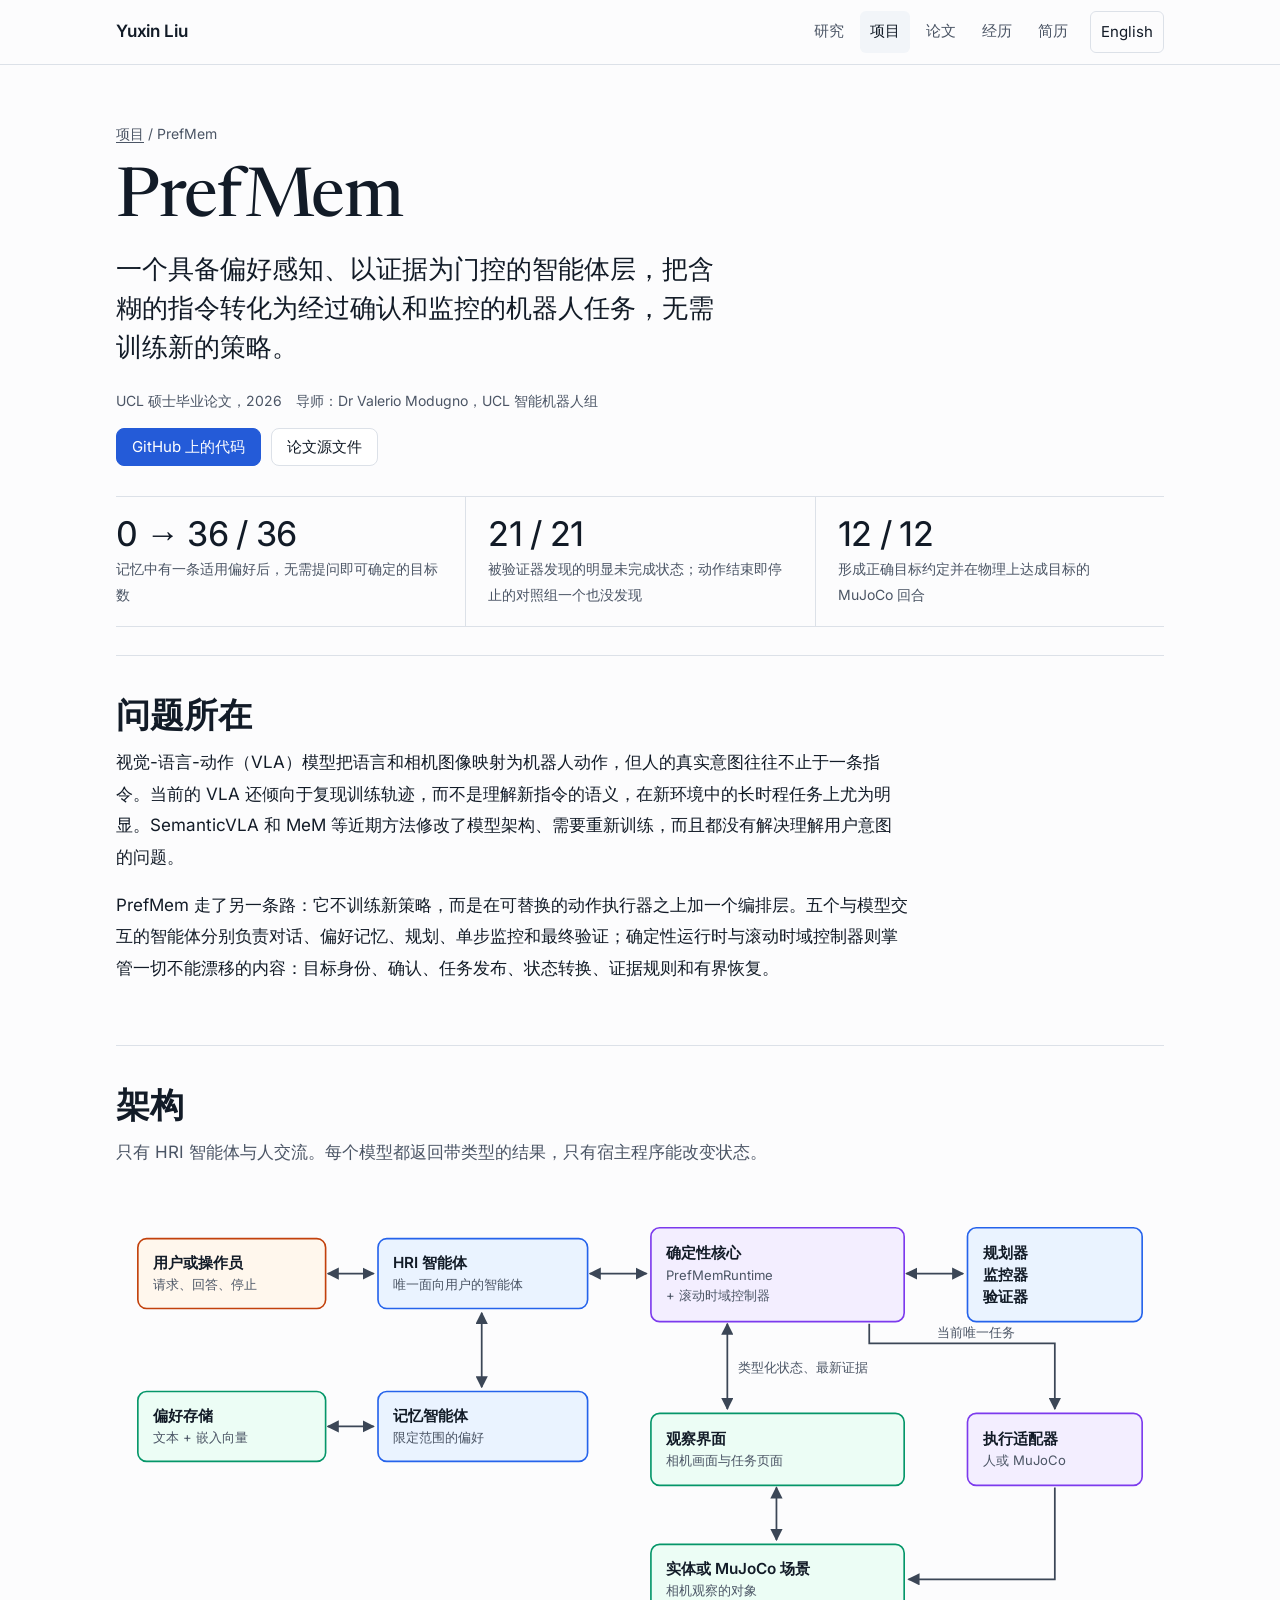
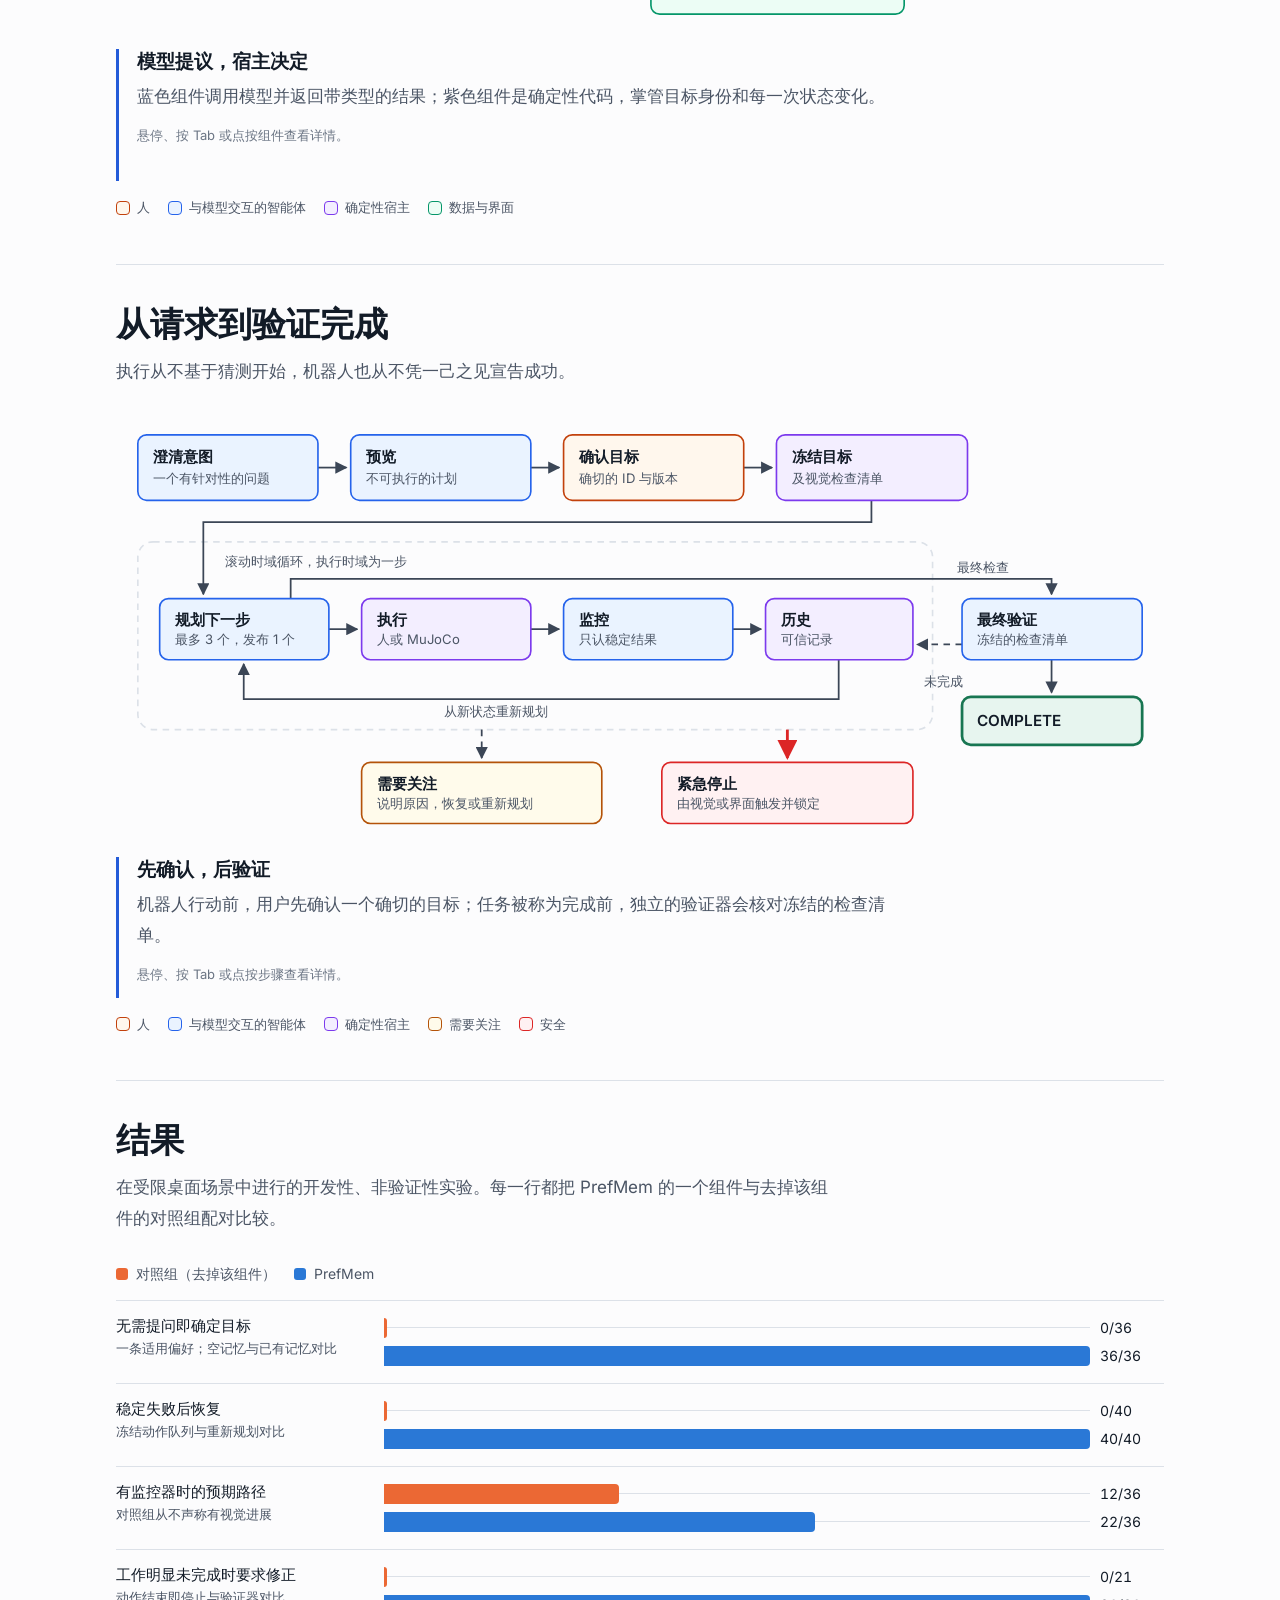
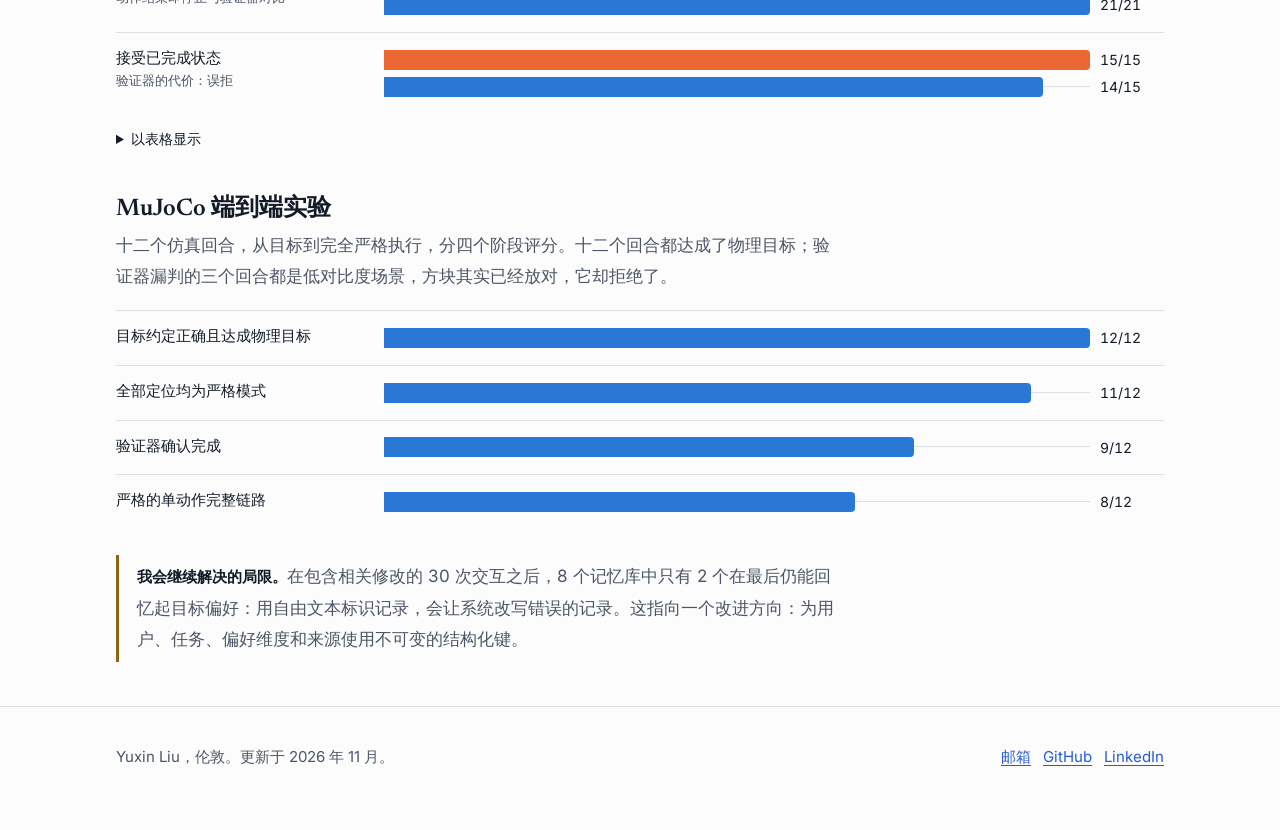
<file: zh/prefmem/index.html>
<!doctype html>
<html lang="zh-CN">
<head>
<meta charset="utf-8">
<meta name="viewport" content="width=device-width, initial-scale=1">
<title>PrefMem — Yuxin Liu</title>
<meta name="description" content="PrefMem：面向含糊指令的交互式机器人操作，一个具备偏好感知、以证据为门控的智能体系统。UCL 硕士毕业论文。">
<meta property="og:title" content="PrefMem — 偏好感知、证据门控的机器人智能体">
<meta property="og:description" content="UCL 硕士毕业论文。置于任意动作执行器之上的智能体层，无需训练。">
<meta property="og:image" content="https://kasloot.github.io/assets/img/og.jpg">
<meta property="og:locale" content="zh_CN">
<link rel="alternate" hreflang="en" href="https://kasloot.github.io/prefmem/">
<link rel="alternate" hreflang="zh-CN" href="https://kasloot.github.io/zh/prefmem/">
<link rel="alternate" hreflang="x-default" href="https://kasloot.github.io/prefmem/">
<link rel="icon" href="../../assets/img/favicon.svg" type="image/svg+xml">
<link rel="stylesheet" href="../../assets/css/site.css">
</head>
<body>
<a class="skip" href="#main">跳到正文</a>
<header class="site-head">
  <div class="wrap">
    <a class="home" href="../">Yuxin Liu</a>
    <nav aria-label="主导航">
      <a href="../#research">研究</a>
      <a href="../#projects" aria-current="page">项目</a>
      <a href="../#publications">论文</a>
      <a href="../#experience">经历</a>
      <a href="../../assets/docs/Yuxin_Liu_CV.pdf">简历</a>
      <a class="lang" href="../../prefmem/" lang="en" hreflang="en">English</a>
    </nav>
  </div>
</header>

<main id="main" class="wrap">
  <header class="page-head">
    <p class="crumb"><a href="../#projects">项目</a> / PrefMem</p>
    <h1>PrefMem</h1>
    <p class="deck">一个具备偏好感知、以证据为门控的智能体层，把含糊的指令转化为经过确认和监控的机器人任务，无需训练新的策略。</p>
    <p class="meta"><span>UCL 硕士毕业论文，2026</span><span>导师：Dr Valerio Modugno，UCL 智能机器人组</span></p>
    <ul class="links">
      <li><a class="btn primary" href="https://github.com/KasLoot/RoboPref">GitHub 上的代码</a></li>
      <li><a class="btn" href="https://github.com/KasLoot/RoboPref/tree/main/thesis">论文源文件</a></li>
    </ul>
    <div class="stat-row">
      <div><b>0 → 36 / 36</b><span>记忆中有一条适用偏好后，无需提问即可确定的目标数</span></div>
      <div><b>21 / 21</b><span>被验证器发现的明显未完成状态；动作结束即停止的对照组一个也没发现</span></div>
      <div><b>12 / 12</b><span>形成正确目标约定并在物理上达成目标的 MuJoCo 回合</span></div>
    </div>
  </header>

  <section class="block" aria-labelledby="why-h">
    <h2 id="why-h">问题所在</h2>
    <div class="prose">
      <p>视觉-语言-动作（VLA）模型把语言和相机图像映射为机器人动作，但人的真实意图往往不止于一条指令。当前的 VLA 还倾向于复现训练轨迹，而不是理解新指令的语义，在新环境中的长时程任务上尤为明显。SemanticVLA 和 MeM 等近期方法修改了模型架构、需要重新训练，而且都没有解决理解用户意图的问题。</p>
      <p>PrefMem 走了另一条路：它不训练新策略，而是在可替换的动作执行器之上加一个编排层。五个与模型交互的智能体分别负责对话、偏好记忆、规划、单步监控和最终验证；确定性运行时与滚动时域控制器则掌管一切不能漂移的内容：目标身份、确认、任务发布、状态转换、证据规则和有界恢复。</p>
    </div>
  </section>

  <section class="block" aria-labelledby="arch-h">
    <h2 id="arch-h">架构</h2>
    <p class="intro">只有 HRI 智能体与人交流。每个模型都返回带类型的结果，只有宿主程序能改变状态。</p>
    <div class="diagram" data-diagram>
      <p class="canvas-hint">左右滑动查看完整图示。</p>
      <div class="canvas"><svg viewBox="0 0 960 400" role="group" aria-label="PrefMem 架构。选择一个组件查看详情。">
        <defs>
          <marker id="pa" viewBox="0 0 10 10" refX="9" refY="5" markerWidth="7" markerHeight="7" orient="auto-start-reverse"><path class="arrowhead" d="M0,0 L10,5 L0,10 z"/></marker>
        </defs>
        <path class="edge" d="M194,72 H236" marker-start="url(#pa)" marker-end="url(#pa)"/>
        <path class="edge" d="M434,72 H486" marker-start="url(#pa)" marker-end="url(#pa)"/>
        <path class="edge" d="M724,72 H776" marker-start="url(#pa)" marker-end="url(#pa)"/>
        <path class="edge" d="M335,108 V176" marker-start="url(#pa)" marker-end="url(#pa)"/>
        <path class="edge" d="M194,212 H236" marker-start="url(#pa)" marker-end="url(#pa)"/>
        <path class="edge" d="M560,118 V196" marker-start="url(#pa)" marker-end="url(#pa)"/>
        <text class="elabel" x="570" y="162">类型化状态、最新证据</text>
        <path class="edge" d="M690,118 V136 H860 V196" marker-end="url(#pa)"/>
        <text class="elabel" x="752" y="130">当前唯一任务</text>
        <path class="edge" d="M605,268 V316" marker-start="url(#pa)" marker-end="url(#pa)"/>
        <path class="edge" d="M860,268 V352 H726" marker-end="url(#pa)"/>

        <g class="node human" data-title="用户或操作员" data-body="人通过 HRI 智能体提出请求、回答澄清问题，并确认确切的目标。|操作员界面也可以随时让机器人停下。">
          <rect x="20" y="40" width="172" height="64"/><text class="t" x="34" y="67">用户或操作员</text><text class="s" x="34" y="86">请求、回答、停止</text></g>
        <g class="node agent" data-title="HRI 智能体" data-body="唯一面向用户的智能体。它读取当前相机画面和运行时状态，检索相关偏好，并在结果或约束含糊时提出一个有针对性的问题。|只有用户明确表达今后适用的意图，或对专门的记忆确认问题回答“是”，才会写入偏好。">
          <rect x="240" y="40" width="192" height="64"/><text class="t" x="254" y="67">HRI 智能体</text><text class="s" x="254" y="86">唯一面向用户的智能体</text></g>
        <g class="node host" data-title="确定性核心" data-body="PrefMemRuntime 与滚动时域控制器掌管权威目标、任务标识、确认、状态转换、发布、证据规则和循环保护。|模型负责提议，宿主程序负责决定。">
          <rect x="490" y="30" width="232" height="86"/><text class="t" x="504" y="58">确定性核心</text><text class="s" x="504" y="78">PrefMemRuntime</text><text class="s" x="504" y="96">+ 滚动时域控制器</text></g>
        <g class="node agent" data-title="规划器、监控器、验证器" data-body="规划器根据最新画面、冻结的目标和历史，提出最多三个下一步任务，只发布第一个。|监控器依据时间上稳定的证据，判断当前任务是否完成。验证器在任何结果被称为完成之前，核对冻结的视觉检查清单。">
          <rect x="780" y="30" width="160" height="86"/><text class="t" x="794" y="58">规划器</text><text class="t" x="794" y="78">监控器</text><text class="t" x="794" y="98">验证器</text></g>
        <g class="node data" data-title="偏好存储" data-body="文本记录及其嵌入向量。每条记录都限定于某个用户和任务，只能通过明确的记忆操作修改。">
          <rect x="20" y="180" width="172" height="64"/><text class="t" x="34" y="207">偏好存储</text><text class="s" x="34" y="226">文本 + 嵌入向量</text></g>
        <g class="node agent" data-title="记忆智能体" data-body="检索限定于当前用户和任务的偏好，按语义适用性过滤，并返回相关偏好，或经用户同意的修改结果。">
          <rect x="240" y="180" width="192" height="64"/><text class="t" x="254" y="207">记忆智能体</text><text class="s" x="254" y="226">限定范围的偏好</text></g>
        <g class="node data" data-title="观察与发布界面" data-body="相机画面作为最新证据输入；任务页面输出当前唯一的一条指令。">
          <rect x="490" y="200" width="232" height="66"/><text class="t" x="504" y="228">观察界面</text><text class="s" x="504" y="247">相机画面与任务页面</text></g>
        <g class="node host" data-title="执行适配器" data-body="可以是按屏幕指令操作的人，也可以是 MuJoCo 中的 Panda 智能体。|在仿真中，Gemma 4 把指令编译成受约束的抓取放置程序，SAM 3.1 分割源物体和目标位置，深度信息把两者定位到三维空间，再由 IK 控制器执行安全的路径点。">
          <rect x="780" y="200" width="160" height="66"/><text class="t" x="794" y="228">执行适配器</text><text class="s" x="794" y="247">人或 MuJoCo</text></g>
        <g class="node data" data-title="场景" data-body="实体桌面，或带固定监控相机的 MuJoCo 仿真场景。">
          <rect x="490" y="320" width="232" height="64"/><text class="t" x="504" y="347">实体或 MuJoCo 场景</text><text class="s" x="504" y="366">相机观察的对象</text></g>
      </svg></div>
      <aside class="diagram-note" aria-live="polite">
        <h4>模型提议，宿主决定</h4>
        <p>蓝色组件调用模型并返回带类型的结果；紫色组件是确定性代码，掌管目标身份和每一次状态变化。</p>
        <p class="hint">悬停、按 Tab 或点按组件查看详情。</p>
      </aside>
    </div>
    <ul class="legend" aria-label="图例">
      <li class="human"><i></i>人</li><li class="agent"><i></i>与模型交互的智能体</li><li class="host"><i></i>确定性宿主</li><li class="data"><i></i>数据与界面</li>
    </ul>
  </section>

  <section class="block" aria-labelledby="loop-h">
    <h2 id="loop-h">从请求到验证完成</h2>
    <p class="intro">执行从不基于猜测开始，机器人也从不凭一己之见宣告成功。</p>
    <div class="diagram" data-diagram>
      <p class="canvas-hint">左右滑动查看完整图示。</p>
      <div class="canvas"><svg viewBox="0 0 960 390" role="group" aria-label="PrefMem 工作流程。选择一个步骤查看详情。">
        <defs>
          <marker id="la" viewBox="0 0 10 10" refX="9" refY="5" markerWidth="7" markerHeight="7" orient="auto-start-reverse"><path class="arrowhead" d="M0,0 L10,5 L0,10 z"/></marker>
          <marker id="ls" viewBox="0 0 10 10" refX="9" refY="5" markerWidth="7" markerHeight="7" orient="auto-start-reverse"><path class="arrowhead stop" d="M0,0 L10,5 L0,10 z"/></marker>
        </defs>
        <path class="edge" d="M185,50 H211" marker-end="url(#la)"/>
        <path class="edge" d="M380,50 H406" marker-end="url(#la)"/>
        <path class="edge" d="M575,50 H601" marker-end="url(#la)"/>
        <rect class="group" x="20" y="118" width="728" height="172"/>
        <text class="glabel" x="100" y="140">滚动时域循环，执行时域为一步</text>
        <path class="edge" d="M692,80 V100 H80 V166" marker-end="url(#la)"/>
        <path class="edge" d="M195,198 H221" marker-end="url(#la)"/>
        <path class="edge" d="M380,198 H406" marker-end="url(#la)"/>
        <path class="edge" d="M565,198 H591" marker-end="url(#la)"/>
        <path class="edge" d="M662,226 V262 H117 V230" marker-end="url(#la)"/>
        <text class="elabel" x="300" y="278">从新状态重新规划</text>
        <path class="edge" d="M160,170 V152 H857 V166" marker-end="url(#la)"/>
        <text class="elabel" x="770" y="146">最终检查</text>
        <path class="edge" d="M857,226 V256" marker-end="url(#la)"/>
        <path class="edge dash" d="M775,212 H734" marker-end="url(#la)"/>
        <text class="elabel" x="740" y="250">未完成</text>
        <path class="edge dash" d="M335,290 V316" marker-end="url(#la)"/>
        <path class="edge stop" d="M615,290 V316" marker-end="url(#ls)"/>

        <g class="node agent" data-title="澄清意图" data-body="HRI 智能体查看用户消息、当前画面和运行时状态。只有在请求的结果或约束含糊时，才提出一个有针对性的澄清问题，并用限定范围的偏好补全遗漏的信息。">
          <rect x="20" y="20" width="165" height="60"/><text class="t" x="34" y="45">澄清意图</text><text class="s" x="34" y="64">一个有针对性的问题</text></g>
        <g class="node agent" data-title="预览" data-body="意图明确后，运行时抓取一帧最新画面，请无状态的规划器给出不可执行的预览：精确目标、约束、预期的最终观察，以及（就绪时）一份名义步骤概要。">
          <rect x="215" y="20" width="165" height="60"/><text class="t" x="229" y="45">预览</text><text class="s" x="229" y="64">不可执行的计划</text></g>
        <g class="node human" data-title="确认目标" data-body="只有当用户确认了确切的暂存目标 ID 和版本后，执行才会开始。其他任何回复都会交回 HRI 智能体。">
          <rect x="410" y="20" width="165" height="60"/><text class="t" x="424" y="45">确认目标</text><text class="s" x="424" y="64">确切的 ID 与版本</text></g>
        <g class="node host" data-title="冻结目标与检查清单" data-body="验证器对照确认时的画面，生成一份详细的视觉检查清单。随后目标和清单在本次运行中被冻结；预览不会被冻结为动作队列。">
          <rect x="605" y="20" width="175" height="60"/><text class="t" x="619" y="45">冻结目标</text><text class="s" x="619" y="64">及视觉检查清单</text></g>
        <g class="node agent" data-title="规划下一步" data-body="每个周期，规划器获得最新画面、冻结的目标、已结束步骤的历史和操作员的指导，返回一到三个候选任务，只发布第一个。">
          <rect x="40" y="170" width="155" height="56"/><text class="t" x="54" y="194">规划下一步</text><text class="s" x="54" y="212">最多 3 个，发布 1 个</text></g>
        <g class="node host" data-title="发布并执行" data-body="这一条指令会显示在相机页面上交给人执行，或发送给 MuJoCo 中的 Panda 执行器。">
          <rect x="225" y="170" width="155" height="56"/><text class="t" x="239" y="194">执行</text><text class="s" x="239" y="212">人或 MuJoCo</text></g>
        <g class="node agent" data-title="监控" data-body="监控器判断已发布的任务是成功还是失败，只有时间上稳定的结果才算数；进行中或不稳定的结果会让它继续观察。">
          <rect x="410" y="170" width="155" height="56"/><text class="t" x="424" y="194">监控</text><text class="s" x="424" y="212">只认稳定结果</text></g>
        <g class="node host" data-title="追加历史" data-body="稳定的终止结果成为可信记录，循环从新状态重新规划。循环与失败保护会监视这段历史。">
          <rect x="595" y="170" width="135" height="56"/><text class="t" x="609" y="194">历史</text><text class="s" x="609" y="212">可信记录</text></g>
        <g class="node agent" data-title="最终验证" data-body="当规划器请求最终检查时，验证器在一个或多个最新视角上评估冻结的检查清单，由宿主代码得出 COMPLETE、INCOMPLETE 或 NEEDS_EVIDENCE。|缺少证据时，会请操作员只移动相机；未完成的工作会重新规划。">
          <rect x="775" y="170" width="165" height="56"/><text class="t" x="789" y="194">最终验证</text><text class="s" x="789" y="212">冻结的检查清单</text></g>
        <g class="node terminal" data-title="完成" data-body="只有当稳定的视觉证据满足冻结的检查清单时，目标才会被报告为完成。">
          <rect x="775" y="260" width="165" height="44"/><text class="t" x="789" y="287">COMPLETE</text></g>
        <g class="node decide" data-title="需要关注" data-body="模型或服务出错、无进展超时、规划器提出问题或遇到阻碍，以及循环保护被触发时，都会进入 NEEDS_ATTENTION。|HRI 智能体会说明确切原因，然后恢复当前任务，或根据指导重新规划。">
          <rect x="225" y="320" width="220" height="56"/><text class="t" x="239" y="344">需要关注</text><text class="s" x="239" y="362">说明原因，恢复或重新规划</text></g>
        <g class="node safety" data-title="紧急停止" data-body="监控器或验证器发出的视觉紧急信号，或操作员的软件停止指令，会通过同一个协调器锁定终止状态 EMERGENCY_STOPPED。">
          <rect x="500" y="320" width="230" height="56"/><text class="t" x="514" y="344">紧急停止</text><text class="s" x="514" y="362">由视觉或界面触发并锁定</text></g>
      </svg></div>
      <aside class="diagram-note" aria-live="polite">
        <h4>先确认，后验证</h4>
        <p>机器人行动前，用户先确认一个确切的目标；任务被称为完成前，独立的验证器会核对冻结的检查清单。</p>
        <p class="hint">悬停、按 Tab 或点按步骤查看详情。</p>
      </aside>
    </div>
    <ul class="legend" aria-label="图例">
      <li class="human"><i></i>人</li><li class="agent"><i></i>与模型交互的智能体</li><li class="host"><i></i>确定性宿主</li><li class="decide"><i></i>需要关注</li><li class="safety"><i></i>安全</li>
    </ul>
  </section>

  <section class="block" aria-labelledby="res-h">
    <h2 id="res-h">结果</h2>
    <p class="intro">在受限桌面场景中进行的开发性、非验证性实验。每一行都把 PrefMem 的一个组件与去掉该组件的对照组配对比较。</p>

    <div class="chart" id="ablations">
      <div class="legend-row" aria-hidden="true"><span><i class="sw" style="background:var(--series-control)"></i>对照组（去掉该组件）</span><span><i class="sw" style="background:var(--series-prefmem)"></i>PrefMem</span></div>
      <div class="row"><div class="q">无需提问即确定目标<small>一条适用偏好；空记忆与已有记忆对比</small></div>
        <div class="bars">
          <div class="bar-line"><div class="track"><div class="fill control" style="width:0%"></div><span class="hit" tabindex="0" data-tip="空记忆|36 次观察中有 0 次无需提问即确定目标。"></span></div><span class="val">0/36</span></div>
          <div class="bar-line"><div class="track"><div class="fill prefmem" style="width:100%"></div><span class="hit" tabindex="0" data-tip="限定范围的记忆|36 次观察全部无需提问即确定目标。两种条件都在两轮对话内达成正确目标。"></span></div><span class="val">36/36</span></div>
        </div></div>
      <div class="row"><div class="q">稳定失败后恢复<small>冻结动作队列与重新规划对比</small></div>
        <div class="bars">
          <div class="bar-line"><div class="track"><div class="fill control" style="width:0%"></div><span class="hit" tabindex="0" data-tip="冻结动作队列|40 条确定性轨迹中 0 条恢复。"></span></div><span class="val">0/40</span></div>
          <div class="bar-line"><div class="track"><div class="fill prefmem" style="width:100%"></div><span class="hit" tabindex="0" data-tip="重新规划|40 条确定性轨迹全部恢复。规划器的输出是预设的，因此这里检验的是宿主策略，而不是学到的规划能力。"></span></div><span class="val">40/40</span></div>
        </div></div>
      <div class="row"><div class="q">有监控器时的预期路径<small>对照组从不声称有视觉进展</small></div>
        <div class="bars">
          <div class="bar-line"><div class="track"><div class="fill control" style="width:33.3%"></div><span class="hit" tabindex="0" data-tip="无视觉监控器|36 次配对观察中有 12 次走了预期的宿主路径。"></span></div><span class="val">12/36</span></div>
          <div class="bar-line"><div class="track"><div class="fill prefmem" style="width:61.1%"></div><span class="hit" tabindex="0" data-tip="正式监控器|36 次中 22 次：提高 27.8 个百分点，聚类自助法 95% 区间为 +8.3 至 +50.0。"></span></div><span class="val">22/36</span></div>
        </div></div>
      <div class="row"><div class="q">工作明显未完成时要求修正<small>动作结束即停止与验证器对比</small></div>
        <div class="bars">
          <div class="bar-line"><div class="track"><div class="fill control" style="width:0%"></div><span class="hit" tabindex="0" data-tip="动作结束即停止|21 次中 0 次：对照组把全部 21 个未完成状态误判为完成。"></span></div><span class="val">0/21</span></div>
          <div class="bar-line"><div class="track"><div class="fill prefmem" style="width:100%"></div><span class="hit" tabindex="0" data-tip="正式验证器|21 个未完成状态全部被退回修正，没有一次误判为完成。"></span></div><span class="val">21/21</span></div>
        </div></div>
      <div class="row"><div class="q">接受已完成状态<small>验证器的代价：误拒</small></div>
        <div class="bars">
          <div class="bar-line"><div class="track"><div class="fill control" style="width:100%"></div><span class="hit" tabindex="0" data-tip="动作结束即停止|15 个真正完成的状态全部被确认。"></span></div><span class="val">15/15</span></div>
          <div class="bar-line"><div class="track"><div class="fill prefmem" style="width:93.3%"></div><span class="hit" tabindex="0" data-tip="正式验证器|15 个中确认 14 个：一次误拒，是完成门控的代价。"></span></div><span class="val">14/15</span></div>
        </div></div>
      <div class="tip" role="tooltip"></div>
      <details class="table-toggle"><summary>以表格显示</summary>
        <table><thead><tr><th>指标</th><th>对照组</th><th>PrefMem</th></tr></thead><tbody>
          <tr><td>无需提问即确定目标（EXP-01）</td><td>0/36</td><td>36/36</td></tr>
          <tr><td>稳定失败后恢复</td><td>0/40</td><td>40/40</td></tr>
          <tr><td>有监控器时的预期路径（EXP-06）</td><td>12/36</td><td>22/36</td></tr>
          <tr><td>未完成状态被要求修正（EXP-07）</td><td>0/21</td><td>21/21</td></tr>
          <tr><td>接受已完成状态（EXP-07）</td><td>15/15</td><td>14/15</td></tr>
        </tbody></table></details>
    </div>

    <h3 style="font-size:24px;margin:44px 0 6px">MuJoCo 端到端实验</h3>
    <p class="muted" style="max-width:66ch;font-size:17px">十二个仿真回合，从目标到完全严格执行，分四个阶段评分。十二个回合都达成了物理目标；验证器漏判的三个回合都是低对比度场景，方块其实已经放对，它却拒绝了。</p>
    <div class="chart" id="funnel">
      <div class="row"><div class="q">目标约定正确且达成物理目标</div><div class="bars"><div class="bar-line"><div class="track"><div class="fill prefmem" style="width:100%"></div><span class="hit" tabindex="0" data-tip="12 个中 12 个|目标约定正确，且按仿真真值达成物理目标。"></span></div><span class="val">12/12</span></div></div></div>
      <div class="row"><div class="q">全部定位均为严格模式</div><div class="bars"><div class="bar-line"><div class="track"><div class="fill prefmem" style="width:91.7%"></div><span class="hit" tabindex="0" data-tip="12 个中 11 个|每一步定位都在无辅助的情况下通过。"></span></div><span class="val">11/12</span></div></div></div>
      <div class="row"><div class="q">验证器确认完成</div><div class="bars"><div class="bar-line"><div class="track"><div class="fill prefmem" style="width:75%"></div><span class="hit" tabindex="0" data-tip="12 个中 9 个|验证器宣告目标已完成。"></span></div><span class="val">9/12</span></div></div></div>
      <div class="row"><div class="q">严格的单动作完整链路</div><div class="bars"><div class="bar-line"><div class="track"><div class="fill prefmem" style="width:66.7%"></div><span class="hit" tabindex="0" data-tip="12 个中 8 个|整条链路以严格模式、恰好一个动作完成。"></span></div><span class="val">8/12</span></div></div></div>
      <div class="tip" role="tooltip"></div>
    </div>

    <div class="callout"><b>我会继续解决的局限。</b>在包含相关修改的 30 次交互之后，8 个记忆库中只有 2 个在最后仍能回忆起目标偏好：用自由文本标识记录，会让系统改写错误的记录。这指向一个改进方向：为用户、任务、偏好维度和来源使用不可变的结构化键。</div>
  </section>
</main>

<footer class="site-foot">
  <div class="wrap">
    <span>Yuxin Liu，伦敦。更新于 2026 年 11 月。</span>
    <span><a href="mailto:slyx361@outlook.com">邮箱</a>&nbsp;&nbsp; <a href="https://github.com/KasLoot">GitHub</a>&nbsp;&nbsp; <a href="https://www.linkedin.com/in/yuxin-liu-a08b32296/">LinkedIn</a></span>
  </div>
</footer>
<script src="../../assets/js/site.js" defer></script>
</body>
</html>
</file>
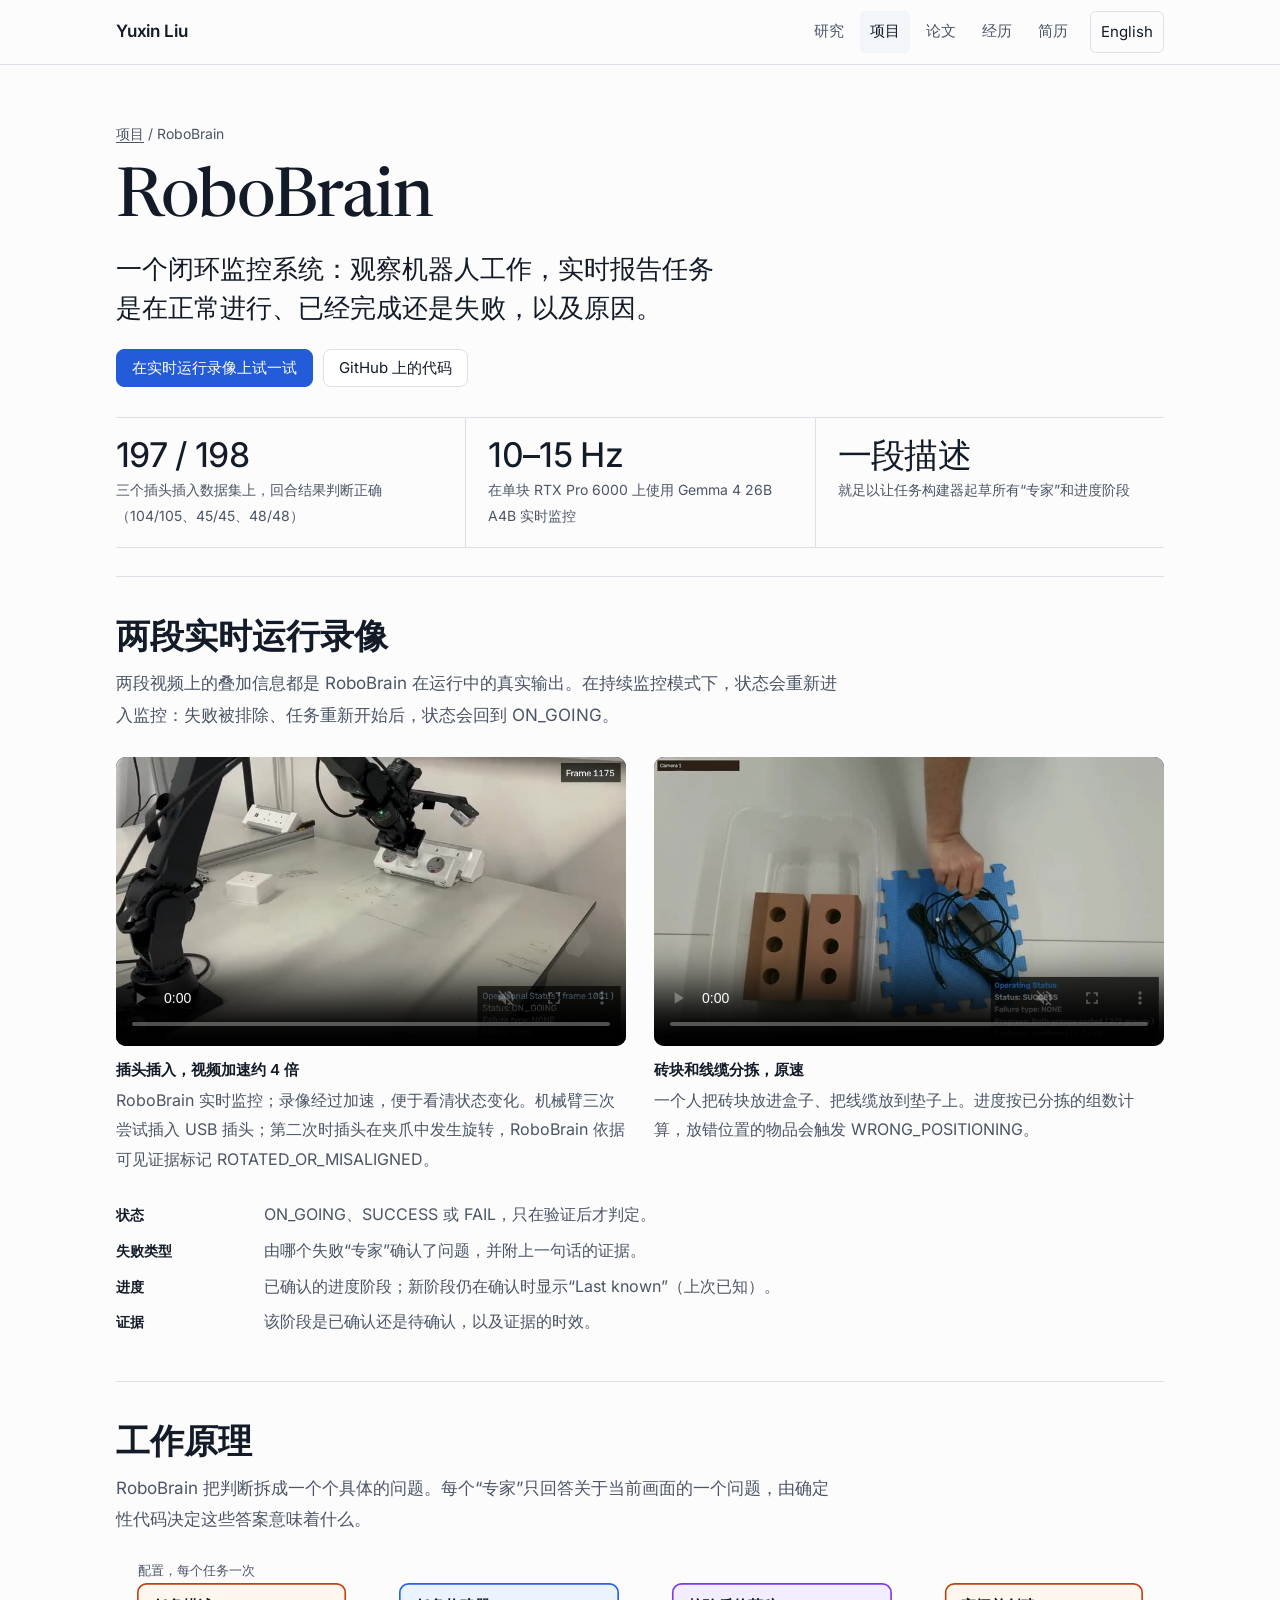
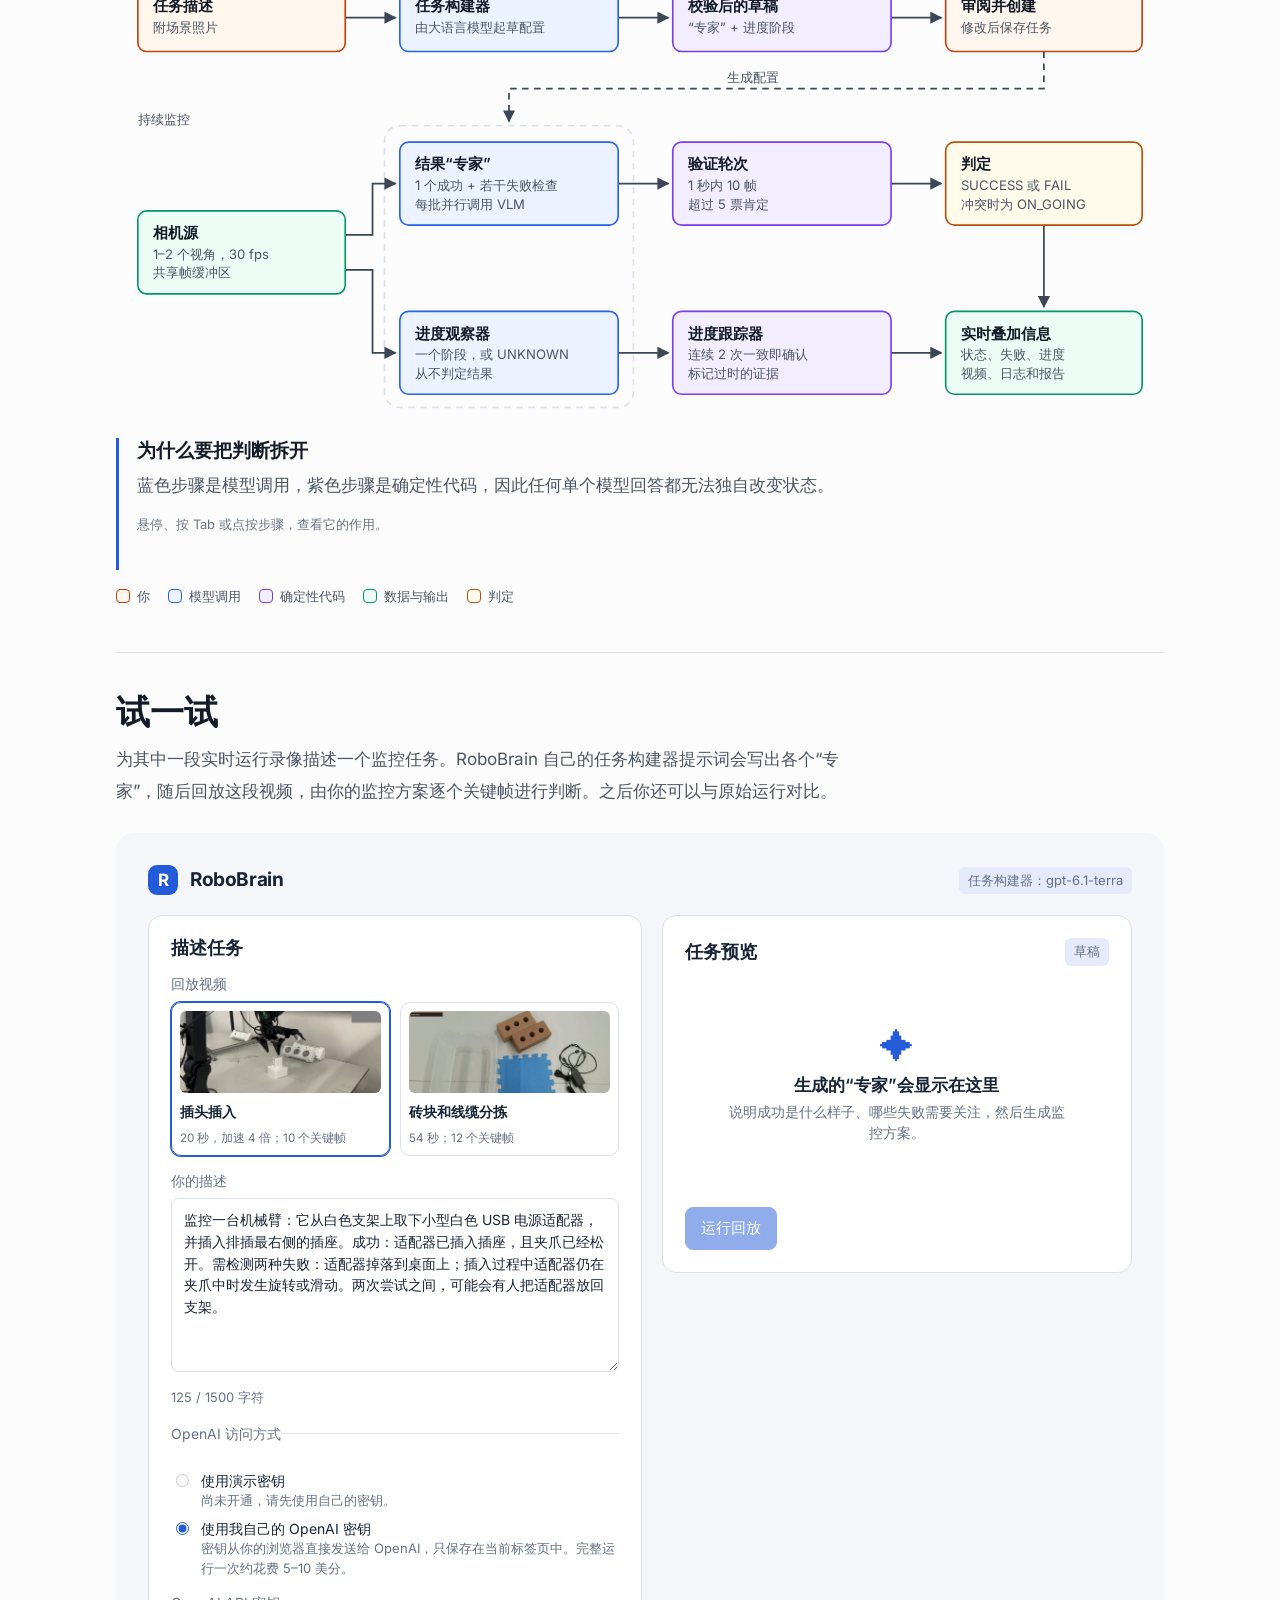
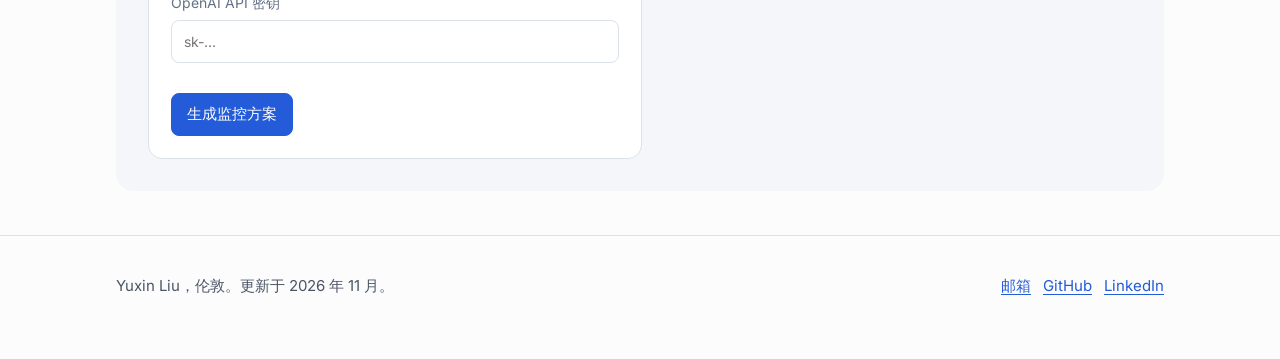
<file: zh/robobrain/index.html>
<!doctype html>
<html lang="zh-CN">
<head>
<meta charset="utf-8">
<meta name="viewport" content="width=device-width, initial-scale=1">
<title>RoboBrain — Yuxin Liu</title>
<meta name="description" content="RoboBrain：面向机器人任务的实时闭环监控系统。用一段描述生成自己的监控方案，并在实时运行录像上回放。">
<meta property="og:title" content="RoboBrain — 机器人任务的实时监控">
<meta property="og:description" content="由多个视觉语言模型“专家”检查、轮次验证与进度跟踪。在实时运行录像上试一试。">
<meta property="og:image" content="https://kasloot.github.io/assets/img/og.jpg">
<meta property="og:locale" content="zh_CN">
<link rel="alternate" hreflang="en" href="https://kasloot.github.io/robobrain/">
<link rel="alternate" hreflang="zh-CN" href="https://kasloot.github.io/zh/robobrain/">
<link rel="alternate" hreflang="x-default" href="https://kasloot.github.io/robobrain/">
<link rel="icon" href="../../assets/img/favicon.svg" type="image/svg+xml">
<link rel="stylesheet" href="../../assets/css/site.css">
<script src="../../config.js"></script>
</head>
<body>
<a class="skip" href="#main">跳到正文</a>
<header class="site-head">
  <div class="wrap">
    <a class="home" href="../">Yuxin Liu</a>
    <nav aria-label="主导航">
      <a href="../#research">研究</a>
      <a href="../#projects" aria-current="page">项目</a>
      <a href="../#publications">论文</a>
      <a href="../#experience">经历</a>
      <a href="../../assets/docs/Yuxin_Liu_CV.pdf">简历</a>
      <a class="lang" href="../../robobrain/" lang="en" hreflang="en">English</a>
    </nav>
  </div>
</header>

<main id="main" class="wrap">
  <header class="page-head">
    <p class="crumb"><a href="../#projects">项目</a> / RoboBrain</p>
    <h1>RoboBrain</h1>
    <p class="deck">一个闭环监控系统：观察机器人工作，实时报告任务是在正常进行、已经完成还是失败，以及原因。</p>
    <ul class="links">
      <li><a class="btn primary" href="#try">在实时运行录像上试一试</a></li>
      <li><a class="btn" href="https://github.com/KasLoot/RoboBrain">GitHub 上的代码</a></li>
    </ul>
    <div class="stat-row">
      <div><b>197 / 198</b><span>三个插头插入数据集上，回合结果判断正确（104/105、45/45、48/48）</span></div>
      <div><b>10–15 Hz</b><span>在单块 RTX Pro 6000 上使用 Gemma 4 26B A4B 实时监控</span></div>
      <div><b>一段描述</b><span>就足以让任务构建器起草所有“专家”和进度阶段</span></div>
    </div>
  </header>

  <section class="block" aria-labelledby="runs-h">
    <h2 id="runs-h">两段实时运行录像</h2>
    <p class="intro">两段视频上的叠加信息都是 RoboBrain 在运行中的真实输出。在持续监控模式下，状态会重新进入监控：失败被排除、任务重新开始后，状态会回到 ON_GOING。</p>
    <div class="videos">
      <figure>
        <video src="../../assets/video/plug.mp4" poster="../../assets/video/plug-poster.jpg" controls muted playsinline preload="metadata"></video>
        <figcaption><b>插头插入，视频加速约 4 倍</b>RoboBrain 实时监控；录像经过加速，便于看清状态变化。机械臂三次尝试插入 USB 插头；第二次时插头在夹爪中发生旋转，RoboBrain 依据可见证据标记 ROTATED_OR_MISALIGNED。</figcaption>
      </figure>
      <figure>
        <video src="../../assets/video/sort.mp4" poster="../../assets/video/sort-poster.jpg" controls muted playsinline preload="metadata"></video>
        <figcaption><b>砖块和线缆分拣，原速</b>一个人把砖块放进盒子、把线缆放到垫子上。进度按已分拣的组数计算，放错位置的物品会触发 WRONG_POSITIONING。</figcaption>
      </figure>
    </div>
    <dl class="overlay-key">
      <dt>状态</dt><dd>ON_GOING、SUCCESS 或 FAIL，只在验证后才判定。</dd>
      <dt>失败类型</dt><dd>由哪个失败“专家”确认了问题，并附上一句话的证据。</dd>
      <dt>进度</dt><dd>已确认的进度阶段；新阶段仍在确认时显示“Last known”（上次已知）。</dd>
      <dt>证据</dt><dd>该阶段是已确认还是待确认，以及证据的时效。</dd>
    </dl>
  </section>

  <section class="block" aria-labelledby="how-h">
    <h2 id="how-h">工作原理</h2>
    <p class="intro">RoboBrain 把判断拆成一个个具体的问题。每个“专家”只回答关于当前画面的一个问题，由确定性代码决定这些答案意味着什么。</p>
    <div class="diagram" data-diagram>
      <p class="canvas-hint">左右滑动查看完整图示。</p>
      <div class="canvas"><svg viewBox="0 0 960 420" role="group" aria-label="RoboBrain 架构。选择一个步骤查看详情。">
        <defs>
          <marker id="ah" viewBox="0 0 10 10" refX="9" refY="5" markerWidth="7" markerHeight="7" orient="auto-start-reverse"><path class="arrowhead" d="M0,0 L10,5 L0,10 z"/></marker>
        </defs>
        <text class="glabel" x="20" y="12">配置，每个任务一次</text>
        <path class="edge" d="M210,51 H256" marker-end="url(#ah)"/>
        <path class="edge" d="M460,51 H506" marker-end="url(#ah)"/>
        <path class="edge" d="M710,51 H756" marker-end="url(#ah)"/>
        <path class="edge dash" d="M850,82 V116 H360 V146" marker-end="url(#ah)"/>
        <text class="elabel" x="560" y="110">生成配置</text>
        <rect class="group" x="246" y="150" width="228" height="258"/>
        <text class="glabel" x="20" y="148">持续监控</text>
        <path class="edge" d="M210,250 H235 V203 H256" marker-end="url(#ah)"/>
        <path class="edge" d="M210,282 H235 V358 H256" marker-end="url(#ah)"/>
        <path class="edge" d="M460,203 H506" marker-end="url(#ah)"/>
        <path class="edge" d="M710,203 H756" marker-end="url(#ah)"/>
        <path class="edge" d="M850,241 V316" marker-end="url(#ah)"/>
        <path class="edge" d="M460,358 H506" marker-end="url(#ah)"/>
        <path class="edge" d="M710,358 H756" marker-end="url(#ah)"/>

        <g class="node human" data-title="任务描述" data-body="用自然语言描述成功是什么样子、哪些失败需要关注。|附上场景照片，让构建器看到目标物体和干扰物。">
          <rect x="20" y="20" width="190" height="62"/><text class="t" x="34" y="45">任务描述</text><text class="s" x="34" y="64">附场景照片</text></g>
        <g class="node agent" data-title="任务构建器" data-body="一个独立的大语言模型（默认是 Ollama Cloud 上的 Kimi K3）把对话转化为任务草稿：一个覆盖所有完成条件的成功“专家”，每种需要检测的失败对应一个“专家”，以及可选的进度阶段。|它的系统提示词禁止凭空编造失败、物体数量、相机或阈值，并要求写出具体、考虑遮挡、小型监控模型也能遵循的提示词。">
          <rect x="260" y="20" width="200" height="62"/><text class="t" x="274" y="45">任务构建器</text><text class="s" x="274" y="64">由大语言模型起草配置</text></g>
        <g class="node host" data-title="校验后的草稿" data-body="草稿在本地按严格的 schema 和 RoboBrain 自身规则校验：最多一个成功“专家”、名称互不重复、只能使用真实的相机源和获准的参考图像。|校验失败时，构建器会带着校验错误获得唯一一次修复机会。无效草稿永远不会变成任务。">
          <rect x="510" y="20" width="200" height="62"/><text class="t" x="524" y="45">校验后的草稿</text><text class="s" x="524" y="64">“专家” + 进度阶段</text></g>
        <g class="node human" data-title="审阅并创建" data-body="在你读过生成的提示词之前，什么都不会运行。创建任务前，你可以修改名称、提示词、失败类型、相机和参考图像。">
          <rect x="760" y="20" width="180" height="62"/><text class="t" x="774" y="45">审阅并创建</text><text class="s" x="774" y="64">修改后保存任务</text></g>

        <g class="node data" data-title="相机源" data-body="每台物理相机只打开一次，以 30 fps 写入共享缓冲区，与模型延迟无关。|一个任务可以使用一到两个视角，也可以用录制好的视频代替相机来回放一次运行。">
          <rect x="20" y="228" width="190" height="76"/><text class="t" x="34" y="253">相机源</text><text class="s" x="34" y="272">1–2 个视角，30 fps</text><text class="s" x="34" y="289">共享帧缓冲区</text></g>
        <g class="node agent" data-title="结果“专家”" data-body="每个“专家”针对最新画面提出一个具体问题，必须回答 POSITIVE、NEGATIVE 或 UNCERTAIN，并附一句可见证据。|所有“专家”并行运行，关闭思考模式，温度为零。上一批返回后，新一批立即开始。">
          <rect x="260" y="165" width="200" height="76"/><text class="t" x="274" y="190">结果“专家”</text><text class="s" x="274" y="209">1 个成功 + 若干失败检查</text><text class="s" x="274" y="226">每批并行调用 VLM</text></g>
        <g class="node host" data-title="验证轮次" data-body="单个肯定回答不会直接改变状态，而是触发一轮验证：每个“专家”在一秒内观察十次，总共三十次请求。|只有获得超过五票肯定，该“专家”的判断才会被确认。验证期间常规监控照常进行，验证轮次不会重叠或排队。">
          <rect x="510" y="165" width="200" height="76"/><text class="t" x="524" y="190">验证轮次</text><text class="s" x="524" y="209">1 秒内 10 帧</text><text class="s" x="524" y="226">超过 5 票肯定</text></g>
        <g class="node decide" data-title="判定" data-body="只有成功被确认时为 SUCCESS，只有失败被确认时为 FAIL；两者冲突或证据不足时保持 ON_GOING。请求出错一律算作 UNCERTAIN，绝不当作证据。|在持续监控模式下，结果会重新进入监控：事件消失后，状态回到 ON_GOING。">
          <rect x="760" y="165" width="180" height="76"/><text class="t" x="774" y="190">判定</text><text class="s" x="774" y="209">SUCCESS 或 FAIL</text><text class="s" x="774" y="226">冲突时为 ON_GOING</text></g>
        <g class="node agent" data-title="进度观察器" data-body="一个独立的工作进程，每次只发一个请求，选出与场景相符的预定义进度阶段，或返回 UNKNOWN。|它从不判定 SUCCESS 或 FAIL，这仍由结果“专家”负责。">
          <rect x="260" y="320" width="200" height="76"/><text class="t" x="274" y="345">进度观察器</text><text class="s" x="274" y="364">一个阶段，或 UNKNOWN</text><text class="s" x="274" y="381">从不判定结果</text></g>
        <g class="node host" data-title="进度跟踪器" data-body="连续两次新的观察一致后，一个阶段才会被确认；重复的帧不会重复计数。|待确认、未知或过时的结果会保留上一个已确认阶段，并在屏幕上注明。">
          <rect x="510" y="320" width="200" height="76"/><text class="t" x="524" y="345">进度跟踪器</text><text class="s" x="524" y="364">连续 2 次一致即确认</text><text class="s" x="524" y="381">标记过时的证据</text></g>
        <g class="node data" data-title="实时叠加信息与记录" data-body="实时画面和录像使用同一套叠加信息：状态、失败类型、进度和证据时效。|开启录制后，每次运行都会保存带标注的 H.264 视频、记录每次请求与响应的 JSON-lines 事件日志，以及一份可读的 JSON 报告。">
          <rect x="760" y="320" width="180" height="76"/><text class="t" x="774" y="345">实时叠加信息</text><text class="s" x="774" y="364">状态、失败、进度</text><text class="s" x="774" y="381">视频、日志和报告</text></g>
      </svg></div>
      <aside class="diagram-note" aria-live="polite">
        <h4>为什么要把判断拆开</h4>
        <p>蓝色步骤是模型调用，紫色步骤是确定性代码，因此任何单个模型回答都无法独自改变状态。</p>
        <p class="hint">悬停、按 Tab 或点按步骤，查看它的作用。</p>
      </aside>
    </div>
    <ul class="legend" aria-label="图例">
      <li class="human"><i></i>你</li><li class="agent"><i></i>模型调用</li><li class="host"><i></i>确定性代码</li><li class="data"><i></i>数据与输出</li><li class="decide"><i></i>判定</li>
    </ul>
  </section>

  <section class="block" id="try" aria-labelledby="try-h">
    <h2 id="try-h">试一试</h2>
    <p class="intro">为其中一段实时运行录像描述一个监控任务。RoboBrain 自己的任务构建器提示词会写出各个“专家”，随后回放这段视频，由你的监控方案逐个关键帧进行判断。之后你还可以与原始运行对比。</p>

    <div class="console" id="trynow">
      <div class="c-head"><span class="mark" aria-hidden="true">R</span><strong>RoboBrain</strong><span class="badge">任务构建器：<span id="tn-model">gpt-6.1-terra</span></span></div>
      <div class="c-grid">
        <div class="c-card">
          <div class="c-card-head"><h3>描述任务</h3></div>
          <fieldset class="clip-pick">
            <legend>回放视频</legend>
            <label><input type="radio" name="tn-clip" value="plug" checked><img src="../../assets/replay/plug/k01.jpg" alt="">插头插入<small>20 秒，加速 4 倍；10 个关键帧</small></label>
            <label><input type="radio" name="tn-clip" value="sort"><img src="../../assets/replay/sort/k01.jpg" alt="">砖块和线缆分拣<small>54 秒；12 个关键帧</small></label>
          </fieldset>
          <label>你的描述
            <textarea id="tn-task" maxlength="1500" rows="7"></textarea></label>
          <span class="hint" id="tn-count"></span>
          <fieldset class="key-mode">
            <legend>OpenAI 访问方式</legend>
            <label class="opt"><input type="radio" name="tn-mode" value="demo"><span>使用演示密钥<small id="tn-demo-note">正在检查……</small></span></label>
            <label class="opt"><input type="radio" name="tn-mode" value="own" checked><span>使用我自己的 OpenAI 密钥<small>密钥从你的浏览器直接发送给 OpenAI，只保存在当前标签页中。完整运行一次约花费 5–10 美分。</small></span></label>
            <label id="tn-key-wrap">OpenAI API 密钥<input type="password" id="tn-key" autocomplete="off" spellcheck="false" placeholder="sk-…"></label>
          </fieldset>
          <div id="tn-turnstile" hidden></div>
          <div class="actions" style="margin-top:16px"><button class="primary" id="tn-generate" type="button">生成监控方案</button><span id="tn-gen-status" aria-live="polite"></span></div>
          <div id="tn-gen-msg"></div>
        </div>
        <div class="c-card">
          <div class="c-card-head"><h3>任务预览</h3><span class="badge" id="tn-draft-badge">草稿</span></div>
          <div id="tn-preview-body"></div>
          <div class="actions" style="margin-top:14px"><button class="primary" id="tn-run" type="button" disabled>运行回放</button><span class="hint" id="tn-run-note"></span></div>
        </div>
      </div>

      <div class="replay" id="tn-replay" hidden>
        <div class="c-card operating">
          <div>
            <div class="lbl">运行状态</div>
            <div class="big" id="tn-status" data-status="ON_GOING" aria-live="polite">ON_GOING</div>
            <p id="tn-failure">失败类型：NONE</p>
            <p id="tn-detail">等待第一个关键帧</p>
          </div>
          <div class="actions">
            <div class="view-toggle" role="group" aria-label="视频视图">
              <button type="button" id="tn-view-mine" aria-pressed="true">你的监控方案</button>
              <button type="button" id="tn-view-orig" aria-pressed="false">原始运行</button>
            </div>
            <button type="button" id="tn-replay-btn">重新播放</button>
          </div>
        </div>
        <div class="stage-grid">
          <div>
            <div class="stage" id="tn-stage"><video id="tn-video" muted playsinline preload="auto"></video></div>
            <p class="hint" id="tn-orig-note" hidden></p>
            <div class="strip" id="tn-strip" aria-label="关键帧"></div>
          </div>
          <div>
            <div class="c-card prog-panel" id="tn-prog"></div>
            <p class="hint" style="margin:16px 0 0">本次回放与实时 RoboBrain 的区别：</p>
            <ul class="notes" id="tn-notes"></ul>
          </div>
        </div>
        <div class="c-card obs-wrap">
          <details><summary><h3>全部模型回答</h3><span class="hint" id="tn-obs-count"></span></summary>
          <table class="obs"><thead><tr><th>关键帧</th><th>“专家”</th><th>判断</th><th>可见证据</th></tr></thead><tbody id="tn-obs"></tbody></table>
          </details>
        </div>
      </div>
      <noscript><p>演示需要 JavaScript。上方的实时运行录像展示的是 RoboBrain 自己的输出。</p></noscript>
    </div>
  </section>
</main>

<footer class="site-foot">
  <div class="wrap">
    <span>Yuxin Liu，伦敦。更新于 2026 年 11 月。</span>
    <span><a href="mailto:slyx361@outlook.com">邮箱</a>&nbsp;&nbsp; <a href="https://github.com/KasLoot">GitHub</a>&nbsp;&nbsp; <a href="https://www.linkedin.com/in/yuxin-liu-a08b32296/">LinkedIn</a></span>
  </div>
</footer>
<script src="../../assets/js/site.js" defer></script>
<script type="module" src="../../assets/js/trynow.js"></script>
</body>
</html>
</file>
<file: assets/css/site.css>
/* Yuxin Liu — site styles.
   Editorial base (Newsreader + Inter) with "console" islands that mirror RoboBrain's own UI.
   Fonts are self-hosted (SIL Open Font License, see assets/fonts). */

@font-face { font-family: "Newsreader"; font-style: normal; font-weight: 200 800; font-display: swap; src: url(../fonts/newsreader-latin-opsz-normal.woff2) format("woff2"); }
@font-face { font-family: "Newsreader"; font-style: italic; font-weight: 200 800; font-display: swap; src: url(../fonts/newsreader-latin-opsz-italic.woff2) format("woff2"); }
@font-face { font-family: "Inter"; font-style: normal; font-weight: 100 900; font-display: swap; src: url(../fonts/inter-latin-wght-normal.woff2) format("woff2"); }

:root {
  --paper: #fcfcfd;
  --ink: #121b27;
  --graphite: #4b5565;
  --faint: #6b7584;
  --rule: #dce1e8;
  --signal: #245bd8;
  --signal-ink: #1b47ad;
  --wash: #f2f5f9;
  --card: #ffffff;
  --ok: #187652;  --ok-bg: #e7f5ef;
  --bad: #b8293e; --bad-bg: #fff0f2;
  --warn: #8a6417; --warn-bg: #fff3d7;
  --series-control: #eb6834;
  --series-prefmem: #2a78d6;
  /* diagram roles, from the PrefMem thesis figures */
  --d-agent: #eaf3ff;   --d-agent-s: #2563eb;
  --d-host: #f3eeff;    --d-host-s: #7c3aed;
  --d-data: #ecfdf5;    --d-data-s: #059669;
  --d-human: #fff7ed;   --d-human-s: #c2410c;
  --d-decide: #fffbeb;  --d-decide-s: #b45309;
  --d-safety: #fff1f2;  --d-safety-s: #dc2626;
  --d-edge: #3b4656;
  --serif: "Newsreader", "Iowan Old Style", Georgia, serif;
  --sans: "Inter", system-ui, -apple-system, "Segoe UI", sans-serif;
  --wrap: 1160px;
  --gutter: clamp(20px, 5vw, 56px);
  color-scheme: light;
}
@media (prefers-color-scheme: dark) {
  :root {
    --paper: #11171f; --ink: #e8ecf2; --graphite: #b4bdca; --faint: #8f99a8; --rule: #2a3442;
    --signal: #7ea6ff; --signal-ink: #a9c3ff; --wash: #18202b; --card: #161e28;
    --ok: #4cc391; --ok-bg: #12342a; --bad: #ff8a9b; --bad-bg: #3a1820; --warn: #e3b85a; --warn-bg: #3a2e12;
    --series-control: #d95926; --series-prefmem: #3987e5;
    --d-agent: #15253f;  --d-agent-s: #6d9cff;
    --d-host: #241b3d;   --d-host-s: #a98bff;
    --d-data: #10302a;   --d-data-s: #3ccf9c;
    --d-human: #3a2414;  --d-human-s: #f29a5e;
    --d-decide: #33290f; --d-decide-s: #e0b04c;
    --d-safety: #3b1519; --d-safety-s: #ff7b84;
    --d-edge: #9aa6b6;
    color-scheme: dark;
  }
}

*, *::before, *::after { box-sizing: border-box; }
html { -webkit-text-size-adjust: 100%; scroll-padding-top: 84px; }
body {
  margin: 0; background: var(--paper); color: var(--ink);
  font-family: var(--serif); font-size: 19px; line-height: 1.62;
  font-optical-sizing: auto; text-rendering: optimizeLegibility;
}
img, video, svg { max-width: 100%; display: block; }
a { color: var(--signal); text-decoration-thickness: 1px; text-underline-offset: 3px; }
a:hover { color: var(--signal-ink); text-decoration-thickness: 2px; }
:focus-visible { outline: 2px solid var(--signal); outline-offset: 3px; border-radius: 3px; }
p { margin: 0 0 1em; }
h1, h2, h3, h4 { font-family: var(--serif); font-weight: 500; line-height: 1.15; margin: 0; letter-spacing: -0.012em; }
h2 { font-size: 34px; }
h3 { font-size: 26px; }
h4 { font-size: 20px; font-weight: 600; }
.sans { font-family: var(--sans); }
.muted { color: var(--graphite); }
.small { font-size: 15px; }
.skip { position: absolute; left: -999px; top: 8px; background: var(--card); padding: 8px 12px; font-family: var(--sans); z-index: 50; }
.skip:focus { left: 8px; }
.visually-hidden { position: absolute !important; width: 1px; height: 1px; overflow: hidden; clip: rect(0 0 0 0); white-space: nowrap; }
.wrap { max-width: var(--wrap); margin: 0 auto; padding: 0 var(--gutter); }

/* ---------- header ---------- */
.site-head { position: sticky; top: 0; z-index: 20; background: color-mix(in srgb, var(--paper) 92%, transparent); backdrop-filter: blur(8px); border-bottom: 1px solid var(--rule); }
.site-head .wrap { display: flex; align-items: center; justify-content: space-between; gap: 24px; min-height: 64px; font-family: var(--sans); }
.site-head .home { font-weight: 600; font-size: 17px; color: var(--ink); text-decoration: none; letter-spacing: -0.01em; }
.site-head nav { display: flex; gap: 6px; flex-wrap: wrap; }
.site-head nav a { color: var(--graphite); text-decoration: none; font-size: 15px; padding: 6px 10px; border-radius: 6px; }
.site-head nav a:hover, .site-head nav a[aria-current="page"] { color: var(--ink); background: var(--wash); }
.site-head nav a.lang { margin-left: 6px; border: 1px solid var(--rule); color: var(--ink); }

/* Chinese pages: system CJK fonts behind the Latin faces, sans body text, no negative tracking */
html:lang(zh) {
  --serif: "Newsreader", "Noto Serif SC", "Source Han Serif SC", "Songti SC", "STSong", "SimSun", serif;
  --sans: "Inter", "PingFang SC", "Hiragino Sans GB", "Microsoft YaHei", "Noto Sans SC", "Source Han Sans SC", sans-serif;
}
html:lang(zh) body { font-family: var(--sans); font-size: 17px; line-height: 1.85; }
html:lang(zh) h1, html:lang(zh) h2, html:lang(zh) h3, html:lang(zh) h4 { letter-spacing: 0; font-weight: 600; }
html:lang(zh) .hero h1, html:lang(zh) .page-head h1 { font-weight: 450; letter-spacing: -0.02em; }
html:lang(zh) .hero .thesis, html:lang(zh) .page-head .deck { font-family: var(--serif); line-height: 1.5; }
html:lang(zh) .lede, html:lang(zh) .fit-intro, html:lang(zh) .feature-caption { line-height: 1.7; }
html:lang(zh) .venue { font-style: normal; }

/* ---------- hero ---------- */
.hero { padding-block: 64px 40px; }
.hero-grid { display: grid; grid-template-columns: 168px minmax(0, 1fr); gap: 40px; align-items: start; }
.portrait { width: 168px; aspect-ratio: 220 / 250; object-fit: cover; border-radius: 10px; background: var(--wash); }
.hero h1 { font-size: clamp(46px, 7vw, 76px); font-weight: 450; letter-spacing: -0.03em; line-height: 1; }
.hero .thesis { font-size: clamp(23px, 2.6vw, 30px); line-height: 1.25; margin: 18px 0 18px; color: var(--ink); font-weight: 400; max-width: 30ch; }
.hero .bio { max-width: 62ch; color: var(--graphite); }
.affiliations { display: flex; flex-wrap: wrap; margin: 26px 0 22px; padding: 0; list-style: none; font-family: var(--sans); }
.affiliations li { padding: 2px 22px 2px 0; margin-right: 22px; border-right: 1px solid var(--rule); }
.affiliations li:last-child { border-right: 0; margin-right: 0; }
.affiliations a { text-decoration: none; color: inherit; display: block; }
.affiliations strong { display: block; font-size: 17px; font-weight: 600; letter-spacing: -0.01em; }
.affiliations span { display: block; font-size: 14px; color: var(--graphite); }
.affiliations a:hover strong { color: var(--signal); }
.contact-links { display: flex; flex-wrap: wrap; gap: 8px 20px; font-family: var(--sans); font-size: 16px; margin: 0; padding: 0; list-style: none; }

/* ---------- the signature: live monitor ---------- */
.monitor-feature { padding-block: 8px 56px; }
.monitor-feature .frame-row { display: grid; grid-template-columns: minmax(0, 1.7fr) minmax(0, 1fr); gap: 36px; align-items: center; }
.console-frame { background: #0f141b; border-radius: 14px; overflow: hidden; box-shadow: 0 1px 0 var(--rule), 0 18px 40px -24px rgba(18, 27, 39, .45); }
.console-frame .bar { display: flex; align-items: center; gap: 10px; padding: 9px 14px; font-family: var(--sans); font-size: 13px; color: #b9c3d2; background: #161d27; }
.console-frame .bar .mark { width: 20px; height: 20px; border-radius: 6px; display: grid; place-items: center; background: #245bd8; color: #fff; font-weight: 700; font-size: 12px; }
.console-frame .bar .live { margin-left: auto; display: inline-flex; align-items: center; gap: 6px; }
.console-frame .bar .live::before { content: ""; width: 7px; height: 7px; border-radius: 50%; background: #4cc391; }
.console-frame video { width: 100%; aspect-ratio: 848 / 480; background: #0f141b; }
.feature-head { display: flex; align-items: baseline; gap: 6px 18px; flex-wrap: wrap; margin-bottom: 18px; }
.feature-head h2 { font-size: 34px; }
.feature-head h2 a { color: inherit; text-decoration: none; }
.feature-head h2 a:hover { color: var(--signal); }
.feature-head p { margin: 0; font-family: var(--sans); font-size: 16px; color: var(--graphite); }
.feature-text { font-size: 18px; color: var(--graphite); }
.feature-caption { color: var(--ink); font-size: 21px; line-height: 1.4; }
.console-frame .bar-title { white-space: nowrap; }
.clip-tabs { margin-left: auto; display: inline-flex; gap: 4px; }
.clip-tabs button { font: inherit; font-size: 13px; color: #b9c3d2; background: transparent; border: 1px solid transparent; border-radius: 6px; padding: 3px 10px; cursor: pointer; }
.clip-tabs button:hover { color: #fff; }
.clip-tabs button[aria-pressed="true"] { color: #fff; background: #263243; border-color: #3a4a60; }

/* ---------- sections ---------- */
.section { border-top: 1px solid var(--rule); padding: 48px 0 56px; }
/* Section titles sit above their content, so every block starts at the header's left edge. */
.section-grid { display: block; }
.section-grid > h2 { font-size: 34px; margin-bottom: 26px; }
.prose { max-width: 72ch; }
.sub-title { font-size: 24px; margin: 8px 0 14px; }
.lede { font-size: 22px; line-height: 1.5; }

/* project plates */
.plate { display: grid; grid-template-columns: minmax(0, 1fr) minmax(0, 1.1fr); gap: 44px; padding: 6px 0 44px; margin-bottom: 44px; border-bottom: 1px solid var(--rule); }
.plate h3 { font-size: 30px; }
.plate .status-note { margin-left: 2px; }
.plate:last-of-type { border-bottom: 0; }
.plate .media { border-radius: 10px; overflow: hidden; background: var(--wash); align-self: start; }
.plate .media img { width: 100%; height: auto; }
.plate .media.figure-box { padding: 14px; border: 1px solid var(--rule); background: var(--card); }
.meta { font-family: var(--sans); font-size: 14px; color: var(--graphite); margin: 6px 0 14px; display: flex; flex-wrap: wrap; gap: 4px 14px; }
.facts { list-style: none; padding: 0; margin: 18px 0; font-family: var(--sans); font-size: 15px; }
.facts li { display: grid; grid-template-columns: 128px minmax(0, 1fr); gap: 14px; padding: 9px 0; border-top: 1px solid var(--rule); align-items: baseline; }
.facts li:last-child { border-bottom: 1px solid var(--rule); }
.facts b { font-family: var(--serif); font-weight: 500; font-size: 24px; letter-spacing: -0.01em; color: var(--ink); }
.facts span { color: var(--graphite); }
.links { display: flex; flex-wrap: wrap; gap: 10px; font-family: var(--sans); font-size: 15px; margin: 0; padding: 0; list-style: none; }
.btn { display: inline-flex; align-items: center; gap: 8px; padding: 9px 15px; border-radius: 8px; border: 1px solid var(--rule); color: var(--ink); text-decoration: none; background: var(--card); font-family: var(--sans); font-size: 15px; line-height: 1.2; cursor: pointer; }
.btn:hover { border-color: var(--signal); color: var(--signal); text-decoration: none; }
.btn.primary { background: var(--signal); border-color: var(--signal); color: #fff; }
.btn.primary:hover { background: var(--signal-ink); border-color: var(--signal-ink); color: #fff; }
@media (prefers-color-scheme: dark) { .btn.primary { color: #0b1220; } .btn.primary:hover { color: #0b1220; } }
.btn[disabled] { opacity: .5; cursor: not-allowed; }

.status-note { font-family: var(--sans); font-size: 13px; padding: 3px 8px; border-radius: 5px; background: var(--wash); color: var(--graphite); display: inline-block; }

/* small concept diagrams in project plates */
.mini { width: 100%; height: auto; }
.mini .node rect { stroke-width: 1.5; rx: 8; }
.mini text { font-family: var(--sans); fill: var(--ink); }
.mini .t { font-size: 14px; font-weight: 600; }
.mini .s, .mini .note { font-size: 12px; fill: var(--graphite); }
.mini .agent rect { fill: var(--d-agent); stroke: var(--d-agent-s); }
.mini .host rect { fill: var(--d-host); stroke: var(--d-host-s); }
.mini .data rect { fill: var(--d-data); stroke: var(--d-data-s); }
.mini .human rect { fill: var(--d-human); stroke: var(--d-human-s); }
.mini .decide rect { fill: var(--d-decide); stroke: var(--d-decide-s); }
.mini .edge { stroke: var(--d-edge); stroke-width: 1.6; fill: none; }
.mini .edge.dash { stroke-dasharray: 5 4; }
.mini .arrowhead { fill: var(--d-edge); }
.mini .group { fill: none; stroke: var(--rule); stroke-width: 1.5; stroke-dasharray: 6 5; }
.media figcaption { font-family: var(--sans); font-size: 13px; color: var(--faint); margin-top: 8px; }

/* two RoboBrain clips in the project entry */
.media.clip-pair { background: none; display: grid; gap: 14px; overflow: visible; }
.clip-pair figure { margin: 0; }
.clip-pair video { width: 100%; aspect-ratio: 848 / 480; border-radius: 10px; background: #0f141b; }
.clip-pair figcaption { font-family: var(--sans); font-size: 13px; color: var(--faint); margin-top: 6px; }

/* research journey: a real sequence, so the steps are numbered */
.journey { list-style: none; margin: 0; padding: 0; display: grid; grid-template-columns: minmax(0, 1fr) minmax(0, 1fr); gap: 36px 56px; }
.journey > li:nth-child(3) { grid-column: 1 / -1; border-top: 1px solid var(--rule); padding-top: 32px; }
.journey h3 { font-size: 25px; display: flex; align-items: center; gap: 12px; margin-bottom: 12px; }
.journey .step { flex: 0 0 30px; height: 30px; border-radius: 50%; border: 1.5px solid var(--signal); color: var(--signal); font-family: var(--sans); font-size: 14px; font-weight: 600; display: grid; place-items: center; }
.journey p { max-width: 72ch; }
.gaps { margin: 0; }
.gaps dt { font-family: var(--sans); font-size: 15px; font-weight: 600; margin-top: 14px; }
.gaps dt:first-child { margin-top: 0; }
.gaps dd { margin: 3px 0 0; font-size: 17px; color: var(--graphite); }
.fit-intro { font-size: 21px; line-height: 1.45; }
.fit { list-style: none; margin: 18px 0 0; padding: 0; }
.fit > li { display: grid; grid-template-columns: 200px minmax(0, 1fr) 270px; gap: 8px 24px; align-items: baseline; padding: 14px 0; border-top: 1px solid var(--rule); }
.fit > li:last-child { border-bottom: 1px solid var(--rule); }
.fit .who a { font-size: 20px; text-decoration: none; }
.fit .who a:hover { text-decoration: underline; }
.fit .who span { display: block; font-family: var(--sans); font-size: 13px; color: var(--graphite); }
.fit p { margin: 0; font-size: 17px; color: var(--graphite); }
.chips { list-style: none; margin: 0; padding: 0; display: flex; flex-wrap: wrap; gap: 6px; }
.chips li { font-family: var(--sans); font-size: 13px; padding: 3px 9px; border-radius: 999px; border: 1px solid var(--rule); color: var(--ink); background: var(--card); }

/* compact list of earlier projects */
.rows { list-style: none; margin: 0; padding: 0; }
.rows li { display: grid; grid-template-columns: 150px minmax(0, 1fr); gap: 24px; padding: 16px 0; border-top: 1px solid var(--rule); }
.rows li:last-child { border-bottom: 1px solid var(--rule); }
.rows time, .rows .when { font-family: var(--sans); font-size: 14px; color: var(--graphite); padding-top: 4px; }
.rows h4 { font-size: 20px; font-weight: 500; margin-bottom: 2px; }
.rows p { margin: 0; color: var(--graphite); font-size: 17px; max-width: 75ch; }
.rows .role { font-family: var(--sans); font-size: 14px; color: var(--graphite); }

/* publications */
.pubs { list-style: none; margin: 0; padding: 0; }
.pubs li { padding: 0 0 22px; margin-bottom: 22px; border-bottom: 1px solid var(--rule); }
.pubs li:last-child { border-bottom: 0; margin-bottom: 0; }
.pubs .title { font-size: 21px; line-height: 1.35; display: block; margin-bottom: 4px; }
.pubs .authors { font-family: var(--sans); font-size: 15px; color: var(--graphite); }
.pubs .authors b { color: var(--ink); font-weight: 600; }
.pubs .venue { font-style: italic; }
.pubs .contrib { margin: 8px 0 0; font-size: 17px; color: var(--graphite); max-width: 75ch; }
.pubs .title { max-width: 60ch; }

/* timeline (experience, education) */
.timeline { list-style: none; margin: 0; padding: 0; }
.timeline > li { display: grid; grid-template-columns: 150px minmax(0, 1fr); gap: 24px; padding: 18px 0; border-top: 1px solid var(--rule); }
.timeline > li:last-child { border-bottom: 1px solid var(--rule); }
.timeline .when { font-family: var(--sans); font-size: 14px; color: var(--graphite); padding-top: 5px; }
.timeline h4 { font-weight: 500; font-size: 21px; }
.timeline .role { font-family: var(--sans); font-size: 15px; color: var(--graphite); margin: 2px 0 8px; }
.timeline ul { margin: 0; padding-left: 1.1em; max-width: 75ch; }
.timeline p { max-width: 75ch; }
.timeline ul li { margin: 2px 0; }
.sub-h { font-family: var(--sans); font-size: 15px; font-weight: 600; color: var(--graphite); margin: 34px 0 6px; }
.skills { display: grid; grid-template-columns: 150px minmax(0, 1fr); gap: 8px 24px; margin: 0; }
.skills dt { font-family: var(--sans); font-size: 15px; color: var(--graphite); padding-top: 3px; }
.skills dd { margin: 0; }

.site-foot { border-top: 1px solid var(--rule); padding: 36px 0 60px; font-family: var(--sans); font-size: 15px; color: var(--graphite); }
.site-foot .wrap { display: flex; flex-wrap: wrap; justify-content: space-between; gap: 16px; }

/* ---------- project pages ---------- */
.page-head { padding: 56px 0 28px; }
.page-head .crumb { font-family: var(--sans); font-size: 14px; color: var(--graphite); }
.page-head .crumb a { color: inherit; }
.page-head h1 { font-size: clamp(44px, 6vw, 68px); font-weight: 450; letter-spacing: -0.03em; margin: 10px 0 14px; }
.page-head .deck { font-size: clamp(21px, 2.3vw, 26px); line-height: 1.38; max-width: 40ch; margin: 0 0 18px; }
.stat-row { display: grid; grid-template-columns: repeat(3, minmax(0, 1fr)); gap: 0; margin: 30px 0 0; border-top: 1px solid var(--rule); border-bottom: 1px solid var(--rule); }
.stat-row > div { padding: 18px 22px 18px 0; }
.stat-row > div + div { padding-left: 22px; border-left: 1px solid var(--rule); }
.stat-row b { display: block; font-size: 34px; font-weight: 450; letter-spacing: -0.02em; line-height: 1.1; }
.stat-row span { display: block; font-family: var(--sans); font-size: 14px; color: var(--graphite); margin-top: 4px; }
.block { padding: 44px 0; border-top: 1px solid var(--rule); }
.block > h2 { margin-bottom: 8px; }
.block > .intro { max-width: 66ch; color: var(--graphite); margin-bottom: 26px; }
.videos { display: grid; grid-template-columns: 1fr 1fr; gap: 28px; }
.videos figure { margin: 0; }
.videos video { width: 100%; border-radius: 10px; background: #0f141b; aspect-ratio: 848/480; }
.videos figcaption { font-size: 16px; color: var(--graphite); margin-top: 10px; }
.videos figcaption b { color: var(--ink); font-weight: 600; font-family: var(--sans); font-size: 15px; display: block; margin-bottom: 2px; }
.overlay-key { display: grid; grid-template-columns: 130px minmax(0, 1fr); gap: 6px 18px; font-size: 16px; margin: 26px 0 0; max-width: 820px; }
.overlay-key dt { font-family: var(--sans); font-size: 14px; font-weight: 600; padding-top: 2px; }
.overlay-key dd { margin: 0; color: var(--graphite); }

/* ---------- interactive diagrams ---------- */
.diagram { display: grid; grid-template-columns: minmax(0, 1fr); gap: 18px; }
.diagram .canvas { overflow-x: auto; -webkit-overflow-scrolling: touch; }
.diagram .canvas svg { min-width: 780px; }
.canvas-hint { display: none; font-family: var(--sans); font-size: 13px; color: var(--faint); margin: 0; }
@media (max-width: 820px) { .canvas-hint { display: block; } }
.diagram svg { width: 100%; height: auto; overflow: visible; }
.diagram .node rect { stroke-width: 1.5; rx: 8; transition: stroke-width .12s; }
.diagram .node text { font-family: var(--sans); fill: var(--ink); }
.diagram .node .t { font-size: 14px; font-weight: 600; }
.diagram .node .s { font-size: 12px; fill: var(--graphite); }
.diagram .node { cursor: pointer; outline: none; }
.diagram .node:hover rect, .diagram .node:focus rect, .diagram .node.on rect { stroke-width: 3; }
.diagram .node:focus-visible rect { stroke-dasharray: 5 3; }
.diagram .agent rect { fill: var(--d-agent); stroke: var(--d-agent-s); }
.diagram .host rect { fill: var(--d-host); stroke: var(--d-host-s); }
.diagram .data rect { fill: var(--d-data); stroke: var(--d-data-s); }
.diagram .human rect { fill: var(--d-human); stroke: var(--d-human-s); }
.diagram .decide rect { fill: var(--d-decide); stroke: var(--d-decide-s); }
.diagram .safety rect { fill: var(--d-safety); stroke: var(--d-safety-s); }
.diagram .terminal rect { fill: var(--ok-bg); stroke: var(--ok); stroke-width: 2.5; }
.diagram .edge { stroke: var(--d-edge); stroke-width: 1.6; fill: none; }
.diagram .edge.dash { stroke-dasharray: 6 5; }
.diagram .edge.stop { stroke: var(--d-safety-s); stroke-width: 2.6; }
.diagram .group { fill: none; stroke: var(--rule); stroke-width: 1.5; stroke-dasharray: 6 5; rx: 14; }
.diagram .glabel, .diagram .elabel { font-family: var(--sans); font-size: 12px; fill: var(--graphite); }
.diagram .arrowhead { fill: var(--d-edge); }
.diagram .arrowhead.stop { fill: var(--d-safety-s); }
.diagram-note { border-left: 3px solid var(--signal); padding: 4px 0 4px 18px; min-height: 132px; max-width: 72ch; }
.diagram-note h4 { font-size: 19px; margin-bottom: 6px; }
.diagram-note p { font-size: 17px; color: var(--graphite); margin: 0 0 .6em; }
.diagram-note .hint { font-family: var(--sans); font-size: 13px; color: var(--faint); }
.legend { display: flex; flex-wrap: wrap; gap: 6px 18px; font-family: var(--sans); font-size: 13px; color: var(--graphite); margin: 14px 0 0; padding: 0; list-style: none; }
.legend li { display: inline-flex; align-items: center; gap: 7px; }
.legend i { width: 14px; height: 14px; border-radius: 4px; border: 1.5px solid; display: inline-block; }
.legend .agent i { background: var(--d-agent); border-color: var(--d-agent-s); }
.legend .host i { background: var(--d-host); border-color: var(--d-host-s); }
.legend .data i { background: var(--d-data); border-color: var(--d-data-s); }
.legend .human i { background: var(--d-human); border-color: var(--d-human-s); }
.legend .decide i { background: var(--d-decide); border-color: var(--d-decide-s); }
.legend .safety i { background: var(--d-safety); border-color: var(--d-safety-s); }

/* ---------- charts (PrefMem results) ---------- */
.chart { font-family: var(--sans); position: relative; }
.chart .legend-row { display: flex; gap: 18px; font-size: 14px; color: var(--graphite); margin-bottom: 14px; flex-wrap: wrap; }
.chart .legend-row span { display: inline-flex; align-items: center; gap: 8px; }
.chart .sw { width: 12px; height: 12px; border-radius: 3px; display: inline-block; }
.chart .row { display: grid; grid-template-columns: 250px minmax(0, 1fr); gap: 18px; padding: 14px 0; border-top: 1px solid var(--rule); }
.chart .row:last-child { border-bottom: 1px solid var(--rule); }
.chart .q { font-size: 15px; color: var(--ink); line-height: 1.4; }
.chart .q small { display: block; color: var(--graphite); font-size: 13px; margin-top: 3px; }
.chart .bars { display: grid; gap: 2px; align-content: center; }
.chart .bar-line { display: grid; grid-template-columns: minmax(0, 1fr) 64px; align-items: center; gap: 10px; }
.chart .track { position: relative; height: 20px; }
.chart .track::before { content: ""; position: absolute; inset: 9px 0 auto 0; height: 1px; background: var(--rule); }
.chart .fill { position: absolute; left: 0; top: 0; height: 20px; border-radius: 0 4px 4px 0; min-width: 3px; }
.chart .fill.control { background: var(--series-control); }
.chart .fill.prefmem { background: var(--series-prefmem); }
.chart .val { font-size: 14px; color: var(--ink); font-variant-numeric: tabular-nums; }
.chart .hit { position: absolute; inset: -4px 0; cursor: default; }
.chart .tip { position: absolute; z-index: 5; pointer-events: none; background: var(--card); color: var(--ink); border: 1px solid var(--rule); box-shadow: 0 8px 24px -12px rgba(0,0,0,.35); border-radius: 8px; padding: 9px 12px; font-size: 13px; line-height: 1.45; max-width: 280px; opacity: 0; transition: opacity .1s; }
.chart .tip.show { opacity: 1; }
.chart .tip b { display: block; font-size: 13px; }
.table-toggle { margin-top: 12px; font-family: var(--sans); font-size: 14px; }
.table-toggle table { border-collapse: collapse; margin-top: 10px; width: 100%; max-width: 720px; }
.table-toggle th, .table-toggle td { text-align: left; padding: 6px 10px 6px 0; border-bottom: 1px solid var(--rule); font-weight: 400; }
.table-toggle th { color: var(--graphite); font-size: 13px; }
.callout { border-left: 3px solid var(--warn); padding: 6px 0 6px 18px; color: var(--graphite); max-width: 66ch; margin-top: 26px; font-size: 17px; }
.callout b { color: var(--ink); font-family: var(--sans); font-size: 15px; }

/* ---------- RoboBrain console island (mirrors RoboBrain's own UI) ---------- */
.console {
  --c-bg: #f4f6f9; --c-card: #fff; --c-line: #dce2eb; --c-ink: #172336; --c-muted: #647187; --c-accent: #245bd8;
  --c-green: #187652; --c-red: #b8293e; --c-amber: #926c29;
  background: var(--c-bg); color: var(--c-ink); border-radius: 18px; padding: clamp(16px, 3vw, 32px);
  font-family: var(--sans); font-size: 15px; line-height: 1.5;
}
@media (prefers-color-scheme: dark) {
  .console { --c-bg: #18202b; --c-card: #1d2733; --c-line: #2f3b4b; --c-ink: #e6ebf2; --c-muted: #a3aebd; --c-accent: #7ea6ff; --c-green: #4cc391; --c-red: #ff8a9b; --c-amber: #e3b85a; }
}
.console h3 { font-family: var(--sans); font-size: 18px; font-weight: 650; letter-spacing: -0.01em; }
.console .c-head { display: flex; align-items: center; gap: 12px; margin-bottom: 20px; flex-wrap: wrap; }
.console .c-head .mark { width: 30px; height: 30px; border-radius: 9px; background: #245bd8; color: #fff; display: grid; place-items: center; font-weight: 700; font-size: 17px; }
.console .c-head strong { font-size: 19px; letter-spacing: -0.4px; }
.console .c-head .badge { margin-left: auto; }
.console .badge { display: inline-flex; padding: 4px 9px; border-radius: 6px; font-size: 13px; background: color-mix(in srgb, var(--c-accent) 12%, var(--c-card)); color: var(--c-muted); }
.console .c-grid { display: grid; grid-template-columns: minmax(0, 1.05fr) minmax(0, 1fr); gap: 20px; align-items: start; }
.console .c-card { background: var(--c-card); border: 1px solid var(--c-line); border-radius: 14px; padding: 22px; min-width: 0; }
.console .c-card-head { display: flex; align-items: center; justify-content: space-between; gap: 12px; margin-bottom: 14px; }
.console p { color: var(--c-muted); }
.console label { display: flex; flex-direction: column; gap: 7px; font-size: 14px; color: var(--c-muted); margin: 14px 0; }
.console textarea, .console input[type=password], .console input[type=text] {
  font: inherit; color: var(--c-ink); background: var(--c-card); border: 1px solid var(--c-line); border-radius: 8px; padding: 10px 12px; width: 100%;
}
.console textarea { min-height: 150px; resize: vertical; line-height: 1.55; }
.console button { font: inherit; cursor: pointer; border: 1px solid var(--c-line); background: var(--c-card); color: var(--c-ink); padding: 9px 15px; border-radius: 8px; }
.console button:hover:not([disabled]) { border-color: #91a8ca; }
.console button.primary { background: var(--c-accent); border-color: var(--c-accent); color: #fff; }
@media (prefers-color-scheme: dark) { .console button.primary { color: #0b1220; } }
.console button[disabled] { opacity: .5; cursor: not-allowed; }
.console .actions { display: flex; flex-wrap: wrap; gap: 10px; align-items: center; }
.console .hint { font-size: 13px; color: var(--c-muted); }
.clip-pick { display: grid; grid-template-columns: 1fr 1fr; gap: 10px; border: 0; padding: 0; margin: 0; }
.clip-pick legend { font-size: 14px; color: var(--c-muted); margin-bottom: 8px; padding: 0; }
.clip-pick label { margin: 0; position: relative; border: 1px solid var(--c-line); border-radius: 10px; padding: 8px; gap: 8px; cursor: pointer; color: var(--c-ink); font-size: 14px; font-weight: 600; }
.clip-pick input { position: absolute; opacity: 0; }
.clip-pick img { border-radius: 6px; aspect-ratio: 848/345; object-fit: cover; object-position: top; width: 100%; }
.clip-pick label:has(input:checked) { border-color: var(--c-accent); box-shadow: 0 0 0 1px var(--c-accent); }
.clip-pick label:has(input:focus-visible) { outline: 2px solid var(--c-accent); outline-offset: 2px; }
.clip-pick small { font-weight: 400; color: var(--c-muted); }
.key-mode { border: 0; margin: 14px 0 0; padding: 14px 0 0; border-top: 1px solid var(--c-line); }
.key-mode legend { font-size: 14px; color: var(--c-muted); padding: 0; margin-bottom: 4px; }
.key-mode .opt { flex-direction: row; align-items: flex-start; gap: 9px; margin: 8px 0; color: var(--c-ink); }
.key-mode .opt input { margin-top: 4px; accent-color: var(--c-accent); }
.key-mode .opt span small { display: block; color: var(--c-muted); font-size: 13px; }
.placeholder { text-align: center; padding: 50px 16px; }
.placeholder .spark { font-size: 34px; color: var(--c-accent); line-height: 1; }
.placeholder h4 { font-family: var(--sans); font-size: 17px; font-weight: 650; margin: 12px 0 6px; }
.placeholder p { font-size: 14px; max-width: 340px; margin: 0 auto; }
.spec { border: 1px solid var(--c-line); border-radius: 10px; padding: 14px 16px; margin: 12px 0; }
.spec-top { display: flex; justify-content: space-between; gap: 10px; align-items: baseline; flex-wrap: wrap; }
.spec-top strong { font-size: 15px; }
.tag { font-size: 12px; padding: 3px 8px; border-radius: 6px; font-weight: 600; white-space: nowrap; }
.tag.success { background: color-mix(in srgb, var(--c-green) 14%, var(--c-card)); color: var(--c-green); }
.tag.failure { background: color-mix(in srgb, var(--c-red) 12%, var(--c-card)); color: var(--c-red); }
.tag.progress { background: color-mix(in srgb, var(--c-accent) 12%, var(--c-card)); color: var(--c-accent); }
.spec details { margin-top: 8px; font-size: 13px; }
.spec summary { cursor: pointer; color: var(--c-muted); }
.spec pre { white-space: pre-wrap; overflow-wrap: anywhere; background: var(--c-bg); border-radius: 6px; padding: 12px; font-size: 12.5px; line-height: 1.55; margin: 8px 0 0; font-family: ui-monospace, "SF Mono", Menlo, monospace; max-height: 280px; overflow: auto; }
.nodes { width: 100%; border-collapse: collapse; font-size: 13px; margin-top: 8px; }
.nodes th, .nodes td { text-align: left; vertical-align: top; padding: 7px 8px 7px 0; border-bottom: 1px solid var(--c-line); }
.nodes th { color: var(--c-muted); font-weight: 500; }
.nodes td:first-child { font-weight: 600; white-space: nowrap; }
.msg { border-radius: 8px; padding: 12px 14px; margin: 12px 0 0; font-size: 14px; line-height: 1.5; }
.msg.error { border: 1px solid color-mix(in srgb, var(--c-red) 40%, transparent); background: color-mix(in srgb, var(--c-red) 8%, var(--c-card)); color: var(--c-red); }
.msg.info { border: 1px solid var(--c-line); background: var(--c-bg); color: var(--c-ink); }
.busy { display: inline-flex; align-items: center; gap: 8px; font-size: 14px; color: var(--c-muted); }
.busy::before { content: ""; width: 14px; height: 14px; border-radius: 50%; border: 2px solid var(--c-line); border-top-color: var(--c-accent); animation: spin .9s linear infinite; }
@keyframes spin { to { transform: rotate(360deg); } }

/* replay */
.replay { margin-top: 20px; }
.operating { display: flex; align-items: center; justify-content: space-between; gap: 20px; border-left: 4px solid var(--c-accent); flex-wrap: wrap; }
.operating .lbl { font-size: 13px; letter-spacing: .06em; color: var(--c-muted); font-weight: 600; }
.operating .big { font-size: 30px; font-weight: 650; letter-spacing: -0.6px; margin: 4px 0; color: #315ea8; }
@media (prefers-color-scheme: dark) { .operating .big { color: var(--c-accent); } }
.operating .big[data-status=SUCCESS] { color: var(--c-green); }
.operating .big[data-status=FAIL] { color: var(--c-red); }
.operating p { margin: 2px 0; font-size: 14px; }
.stage-grid { display: grid; grid-template-columns: minmax(0, 1.6fr) minmax(0, 1fr); gap: 20px; margin-top: 20px; align-items: start; }
.stage { position: relative; border-radius: 10px; overflow: hidden; background: #0f141b; line-height: 0; container-type: inline-size; }
.stage video { width: 100%; aspect-ratio: 848/480; }
.stage .cover { position: absolute; background: #14181f; }
.stage .ov { position: absolute; color: #fff; font-size: 1.75cqi; line-height: 1.28; padding: .35em .8em; background: #0f1218; display: flex; flex-direction: column; justify-content: center; overflow: hidden; }
.stage .ov .h { color: #6ea8ff; font-weight: 700; }
.stage .ov span { display: block; white-space: nowrap; overflow: hidden; text-overflow: ellipsis; }
.stage .tl { position: absolute; color: #d8deea; font-size: 1.7cqi; line-height: 1.3; display: flex; align-items: center; justify-content: center; background: #14181f; }
.stage .wait { position: absolute; left: 12px; top: 12px; background: rgba(15,18,24,.9); color: #fff; font-size: 13px; line-height: 1.3; padding: 7px 10px; border-radius: 6px; }
.stage.original .cover, .stage.original .ov, .stage.original .tl { display: none; }
.view-toggle { display: inline-flex; border: 1px solid var(--c-line); border-radius: 8px; overflow: hidden; }
.view-toggle button { border: 0; border-radius: 0; padding: 7px 12px; font-size: 13px; }
.view-toggle button[aria-pressed=true] { background: color-mix(in srgb, var(--c-accent) 14%, var(--c-card)); color: var(--c-accent); font-weight: 600; }
.strip { display: grid; grid-template-columns: repeat(auto-fill, minmax(84px, 1fr)); gap: 8px; margin-top: 14px; }
.strip button { padding: 0; border-radius: 8px; overflow: hidden; text-align: left; line-height: 1.2; background: var(--c-card); }
.strip img { width: 100%; aspect-ratio: 848/480; object-fit: cover; opacity: .55; }
.strip .done img { opacity: 1; }
.strip .lab { display: block; padding: 5px 6px 6px; font-size: 11px; color: var(--c-muted); }
.strip .lab b { display: block; font-size: 11px; color: var(--c-ink); }
.strip .FAIL .lab b { color: var(--c-red); } .strip .SUCCESS .lab b { color: var(--c-green); }
.strip .now { border-color: var(--c-accent); box-shadow: 0 0 0 1px var(--c-accent); }
.prog-panel { border-left: 4px solid #5468b8; }
.prog-panel .count { font-size: 18px; font-weight: 650; margin: 6px 0 4px; }
.prog-panel progress { width: 100%; height: 12px; accent-color: var(--c-accent); }
.prog-panel p { font-size: 13.5px; margin: 8px 0 0; }
.obs-wrap { overflow-x: auto; margin-top: 20px; }
.obs-wrap summary { cursor: pointer; display: flex; align-items: baseline; gap: 10px; }
.obs-wrap summary h3 { display: inline; }
.obs-wrap summary::marker, .obs-wrap summary::-webkit-details-marker { color: var(--c-muted); }
.obs-wrap table { margin-top: 12px; }
.obs { width: 100%; border-collapse: collapse; font-size: 13.5px; }
.obs th { text-align: left; color: var(--c-muted); font-weight: 500; padding: 9px 10px; border-bottom: 1px solid var(--c-line); }
.obs td { padding: 10px; border-bottom: 1px solid var(--c-line); vertical-align: top; line-height: 1.45; }
.obs td:first-child { white-space: nowrap; font-weight: 600; }
.v-POSITIVE { color: var(--c-green); font-weight: 600; } .v-UNCERTAIN { color: var(--c-amber); font-weight: 600; } .v-NEGATIVE { color: var(--c-muted); }
.notes { margin: 18px 0 0; padding-left: 1.1em; font-size: 13.5px; color: var(--c-muted); }
.notes li { margin: 3px 0; }

/* ---------- responsive ---------- */
@media (max-width: 980px) {
  .monitor-feature .frame-row, .plate, .diagram, .console .c-grid, .stage-grid { grid-template-columns: minmax(0, 1fr); }
  .fit > li { grid-template-columns: 160px minmax(0, 1fr); }
  .fit .chips { grid-column: 2; }
}
@media (max-width: 700px) {
  body { font-size: 18px; }
  .hero { padding-block-start: 36px; }
  .hero-grid { grid-template-columns: minmax(0, 1fr); gap: 22px; }
  .portrait { width: 120px; }
  .affiliations li { border-right: 0; padding-right: 0; margin: 0 22px 10px 0; }
  .videos, .stat-row, .journey { grid-template-columns: minmax(0, 1fr); }
  .fit > li { grid-template-columns: minmax(0, 1fr); gap: 6px; }
  .fit .chips { grid-column: auto; }
  .clip-tabs button { padding: 3px 7px; }
  .console-frame .bar-title { display: none; }
  .section-grid > h2 { font-size: 30px; }
  .stat-row > div + div { border-left: 0; padding-left: 0; border-top: 1px solid var(--rule); }
  .timeline > li, .rows li, .facts li, .skills, .overlay-key { grid-template-columns: minmax(0, 1fr); gap: 4px; }
  .chart .row { grid-template-columns: minmax(0, 1fr); gap: 8px; }
  .clip-pick { grid-template-columns: minmax(0, 1fr) minmax(0, 1fr); }
  .site-head nav a { padding: 6px 7px; font-size: 14px; }
  .site-head .wrap { flex-wrap: wrap; padding-top: 8px; padding-bottom: 8px; }
}
@media (prefers-reduced-motion: reduce) {
  * { animation-duration: .001ms !important; transition-duration: .001ms !important; }
}
</file>
